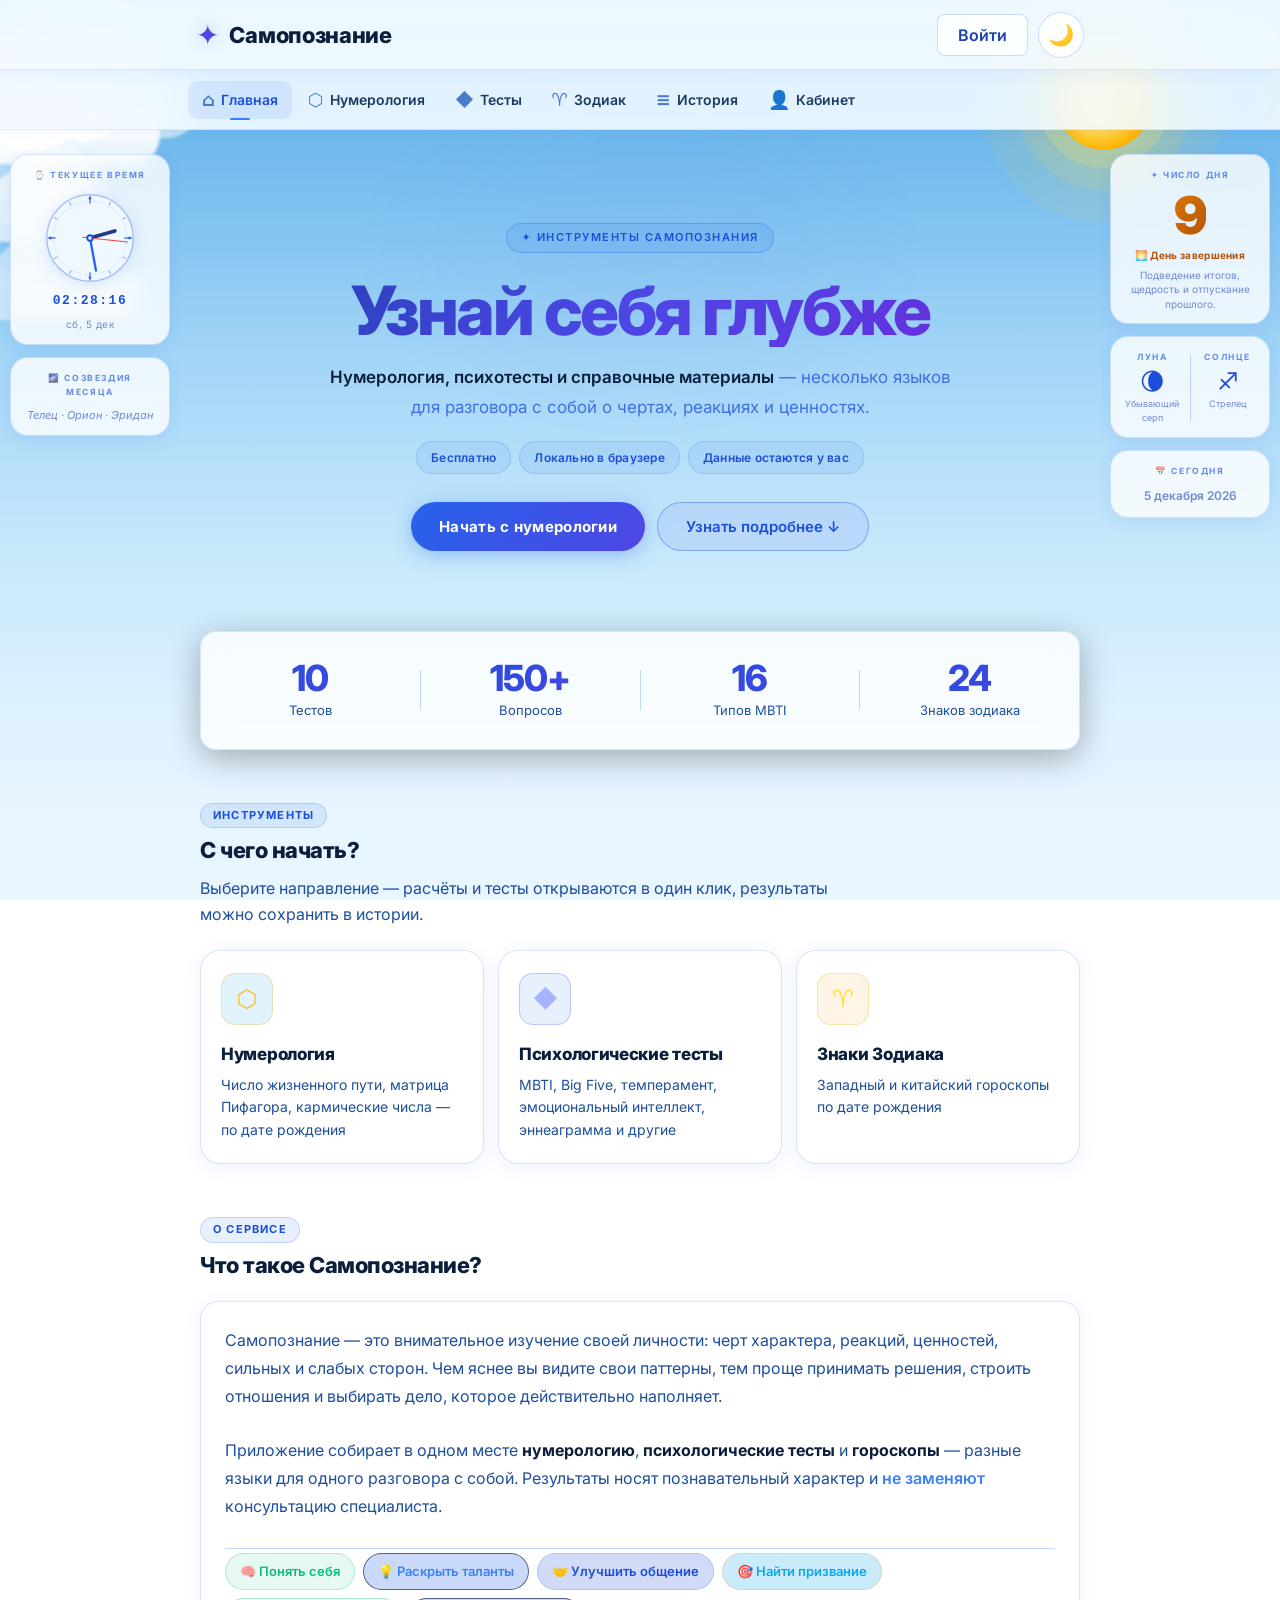
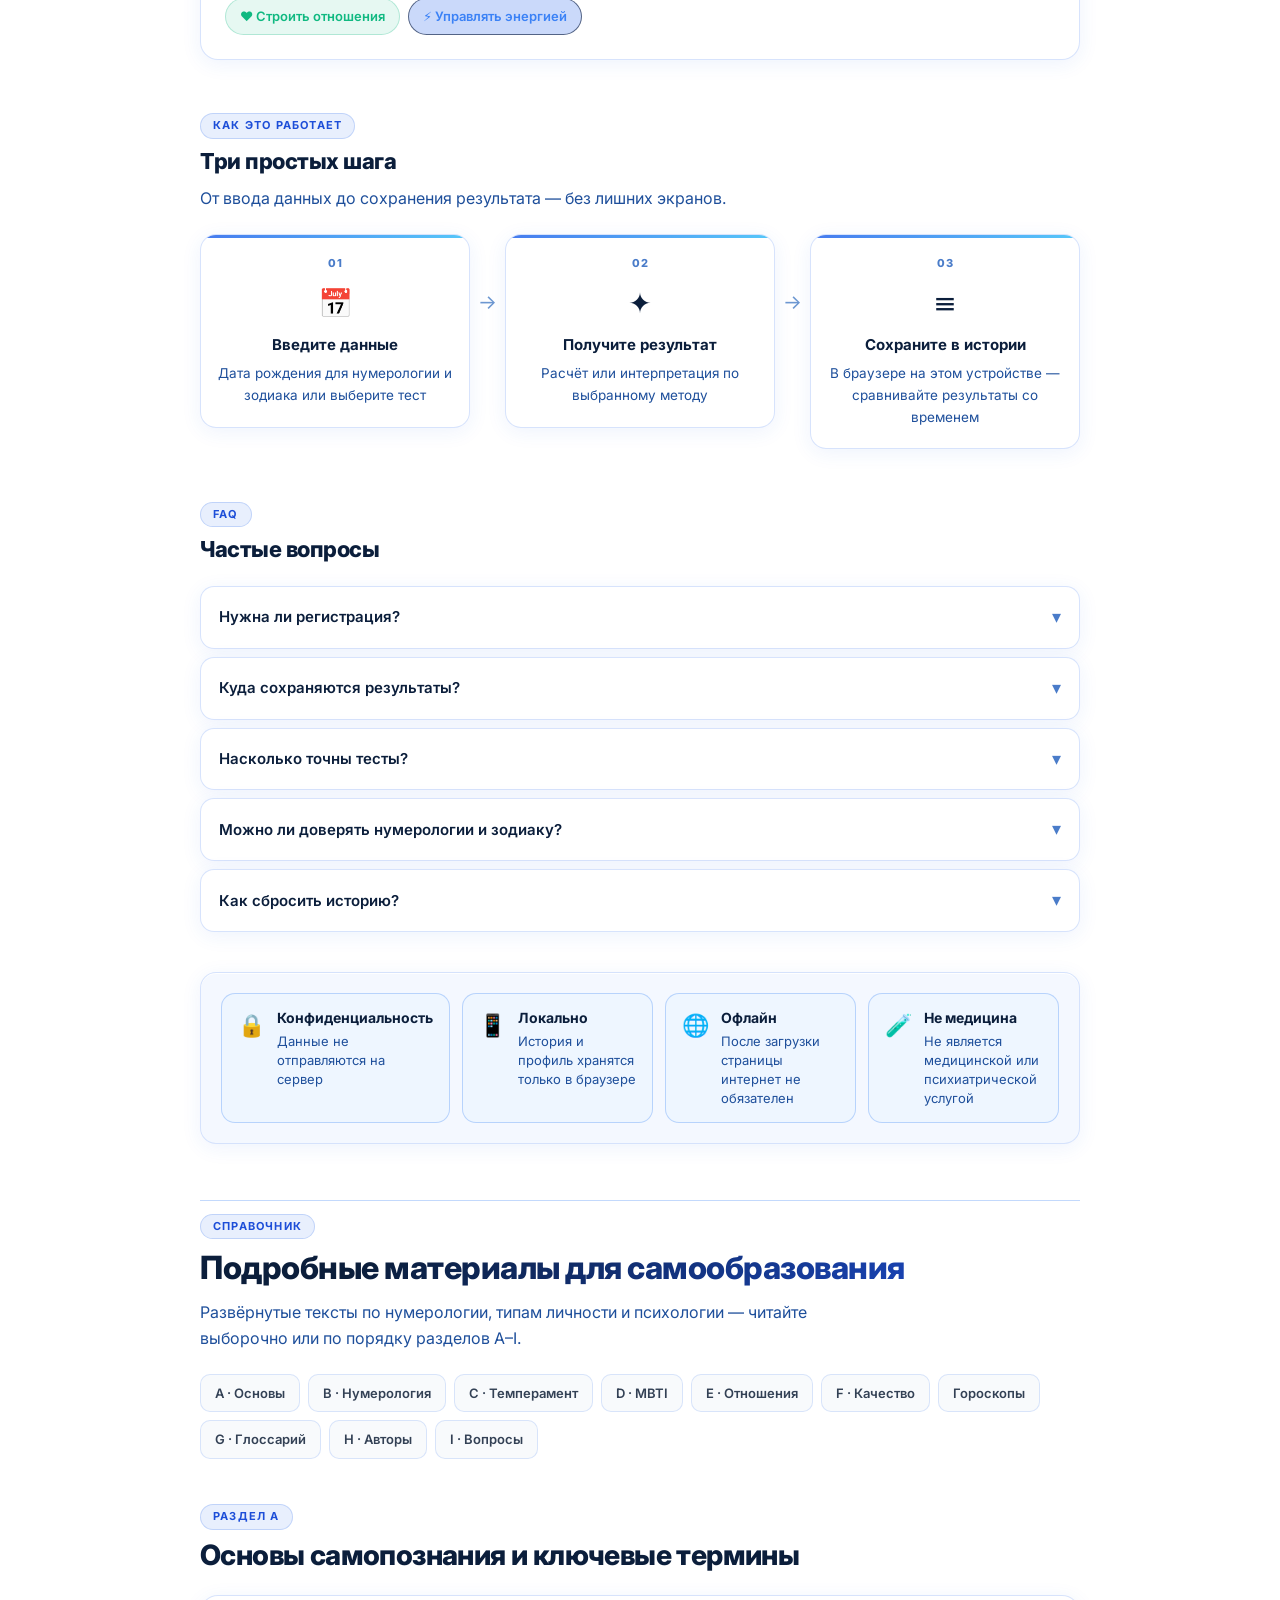
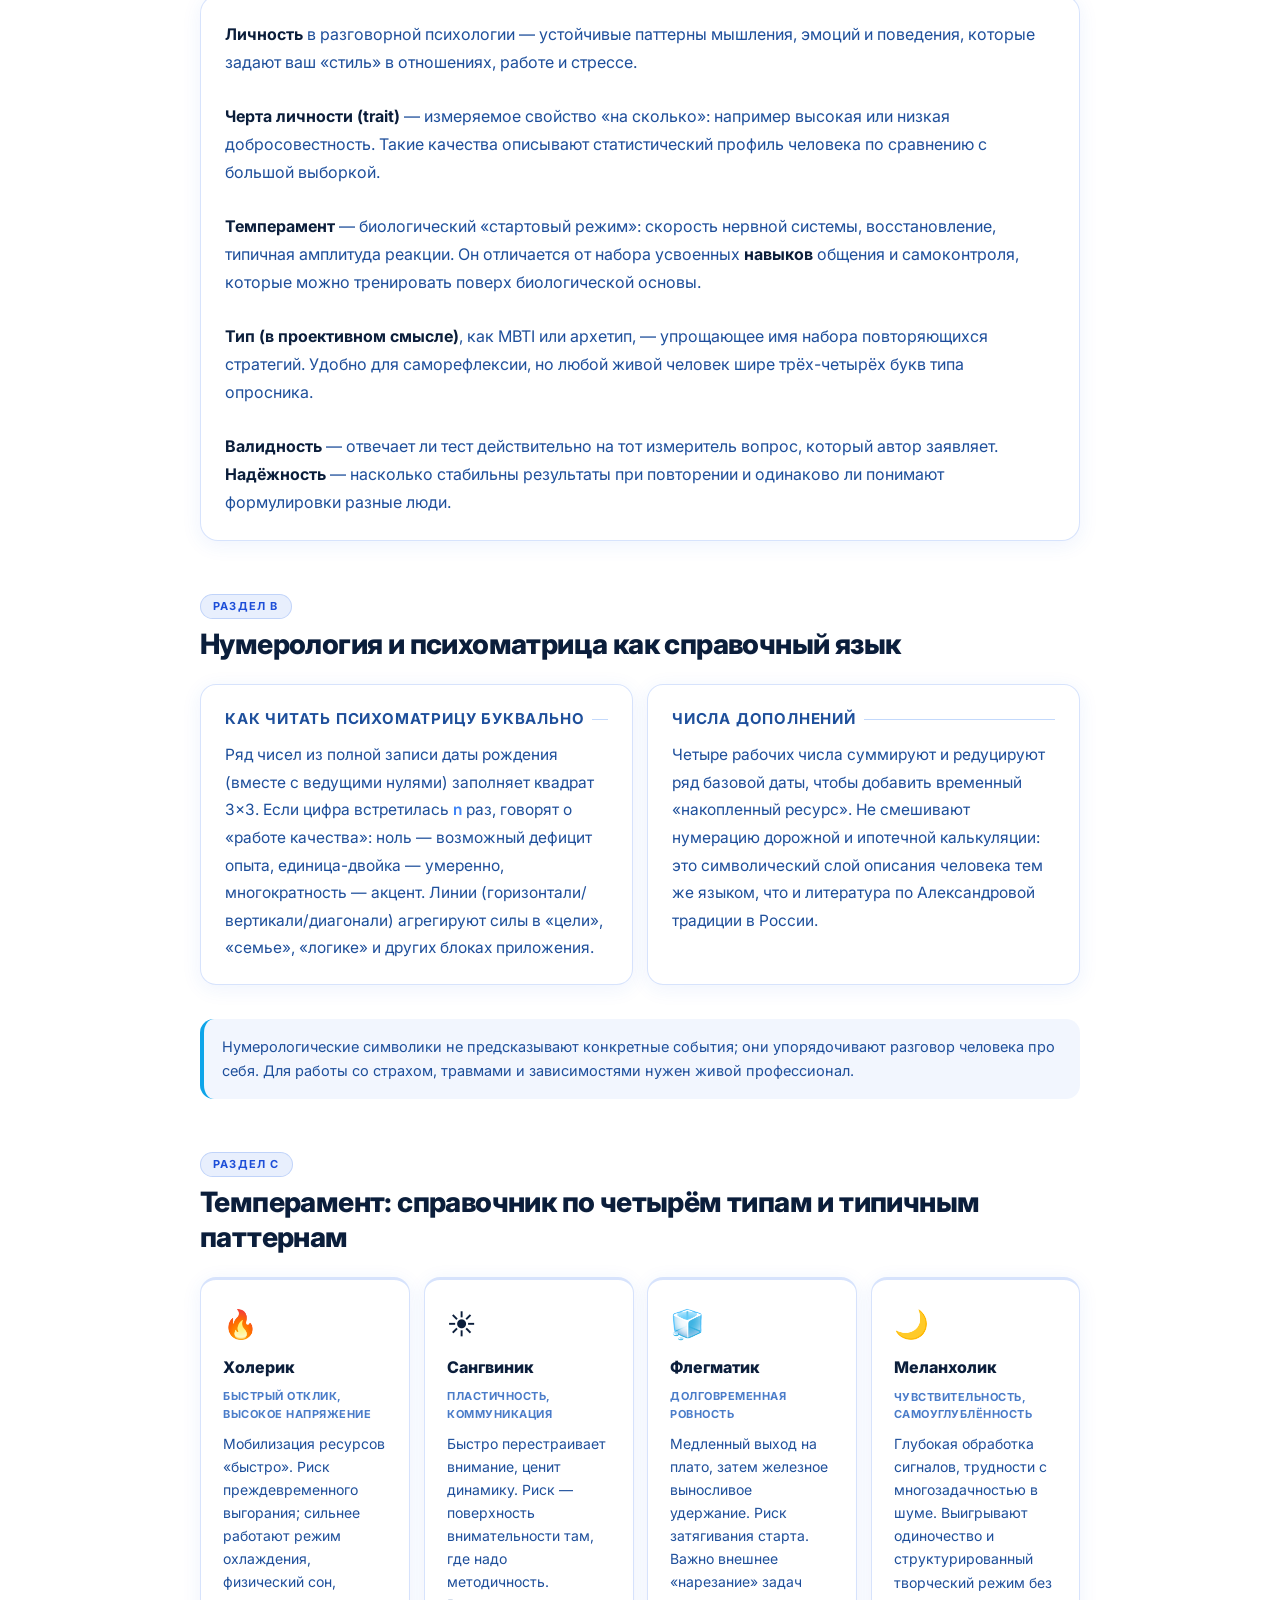
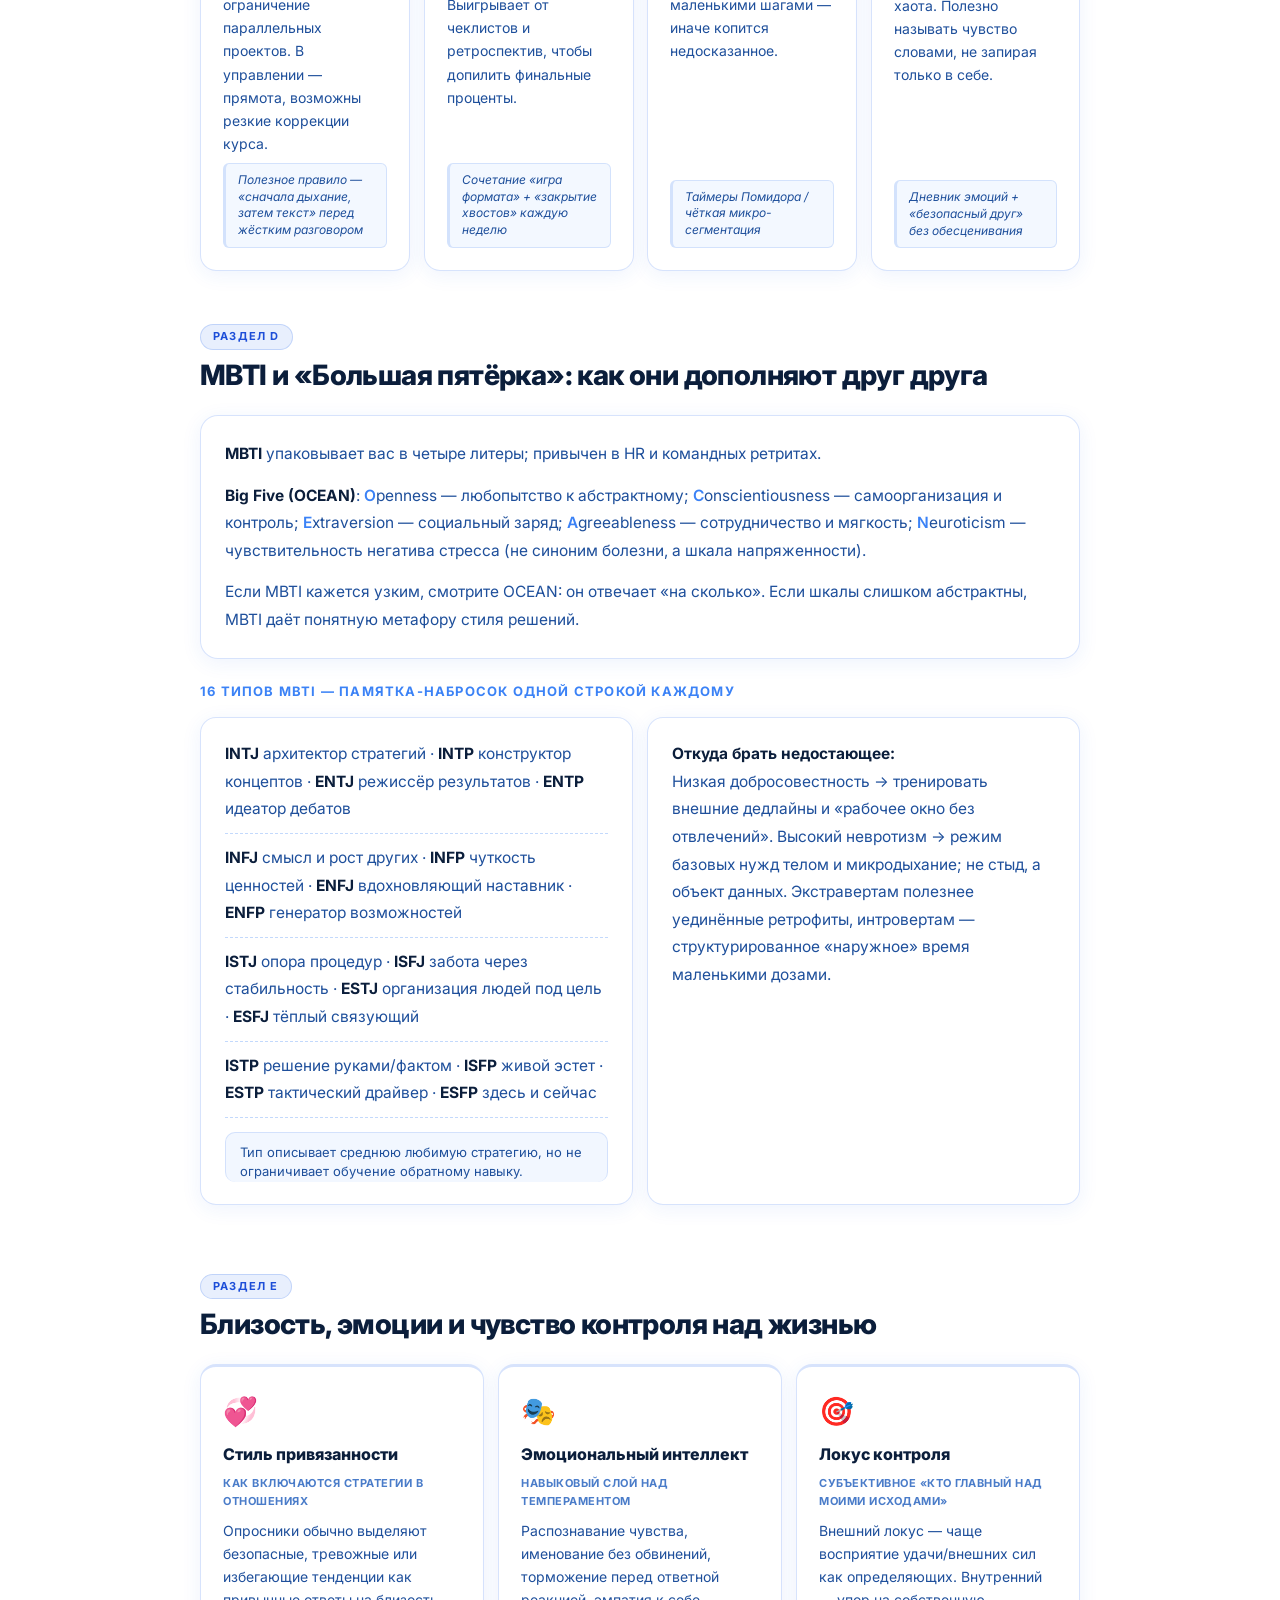
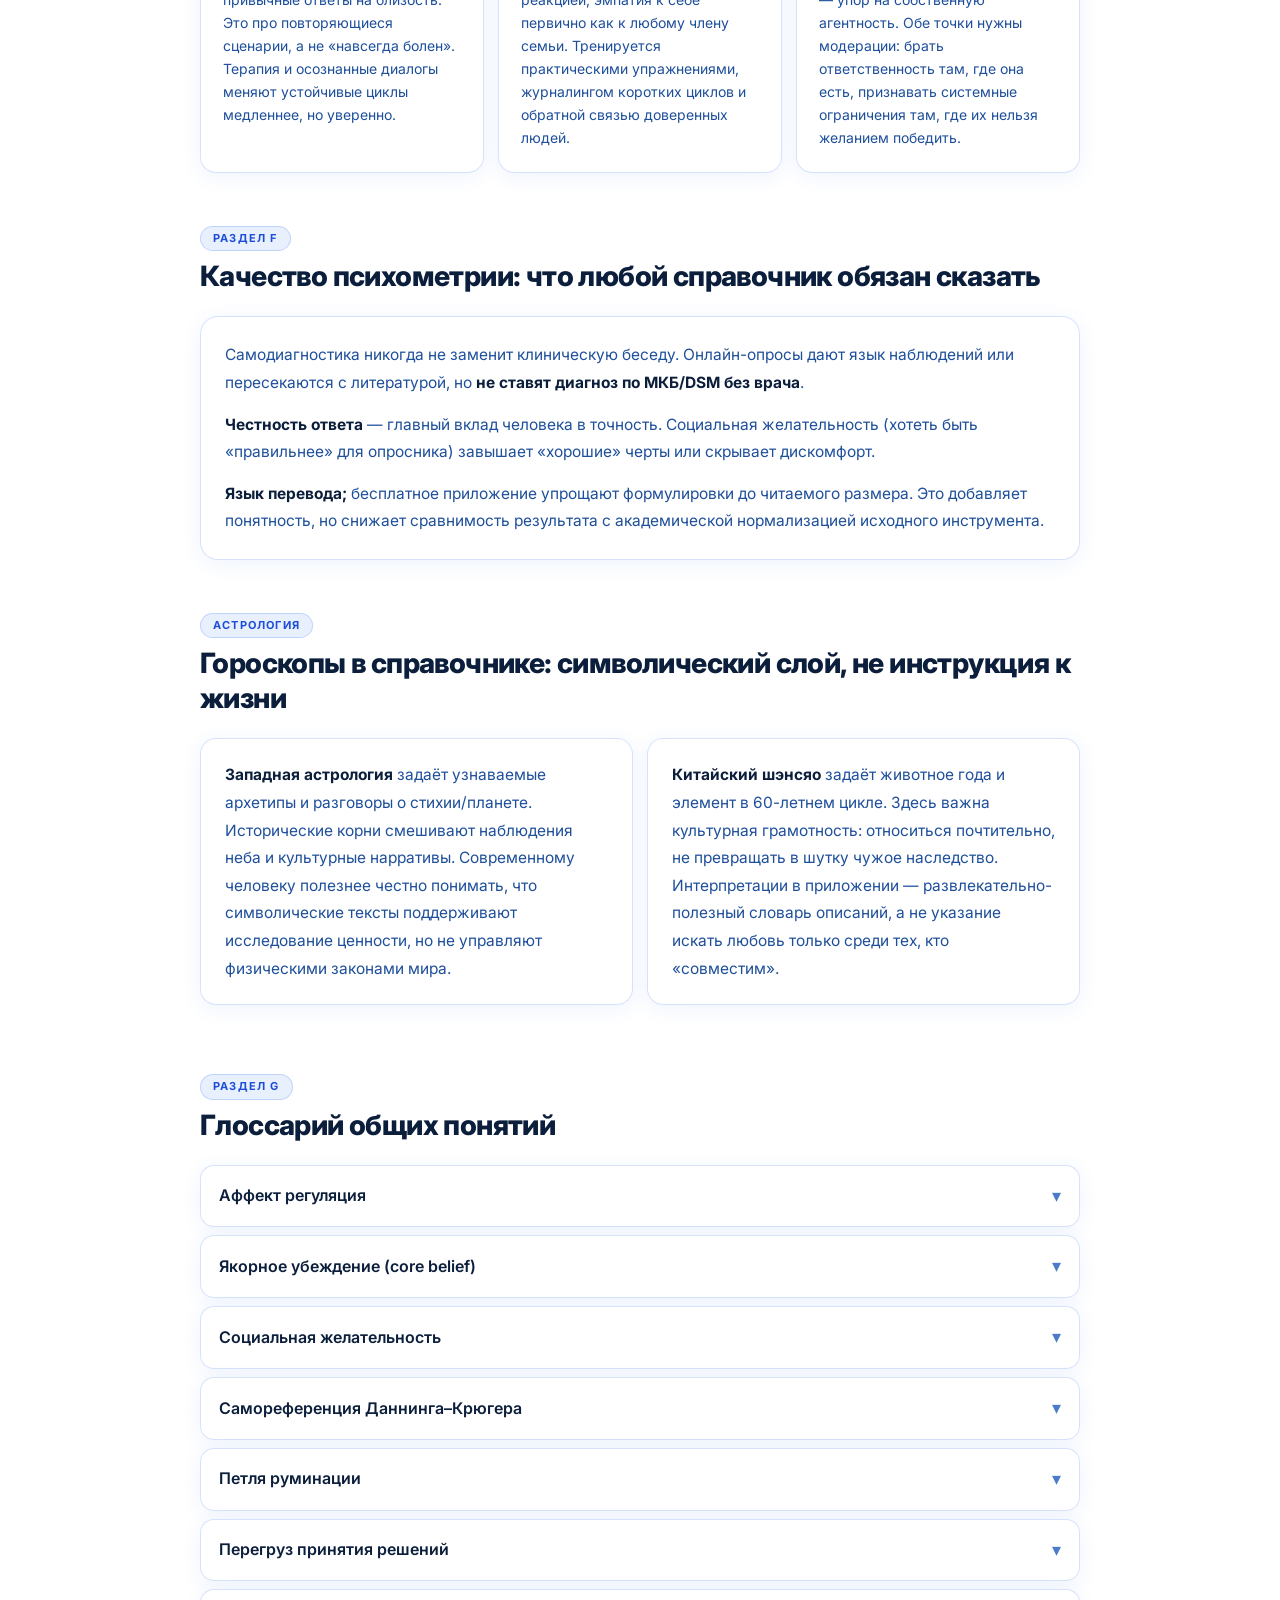
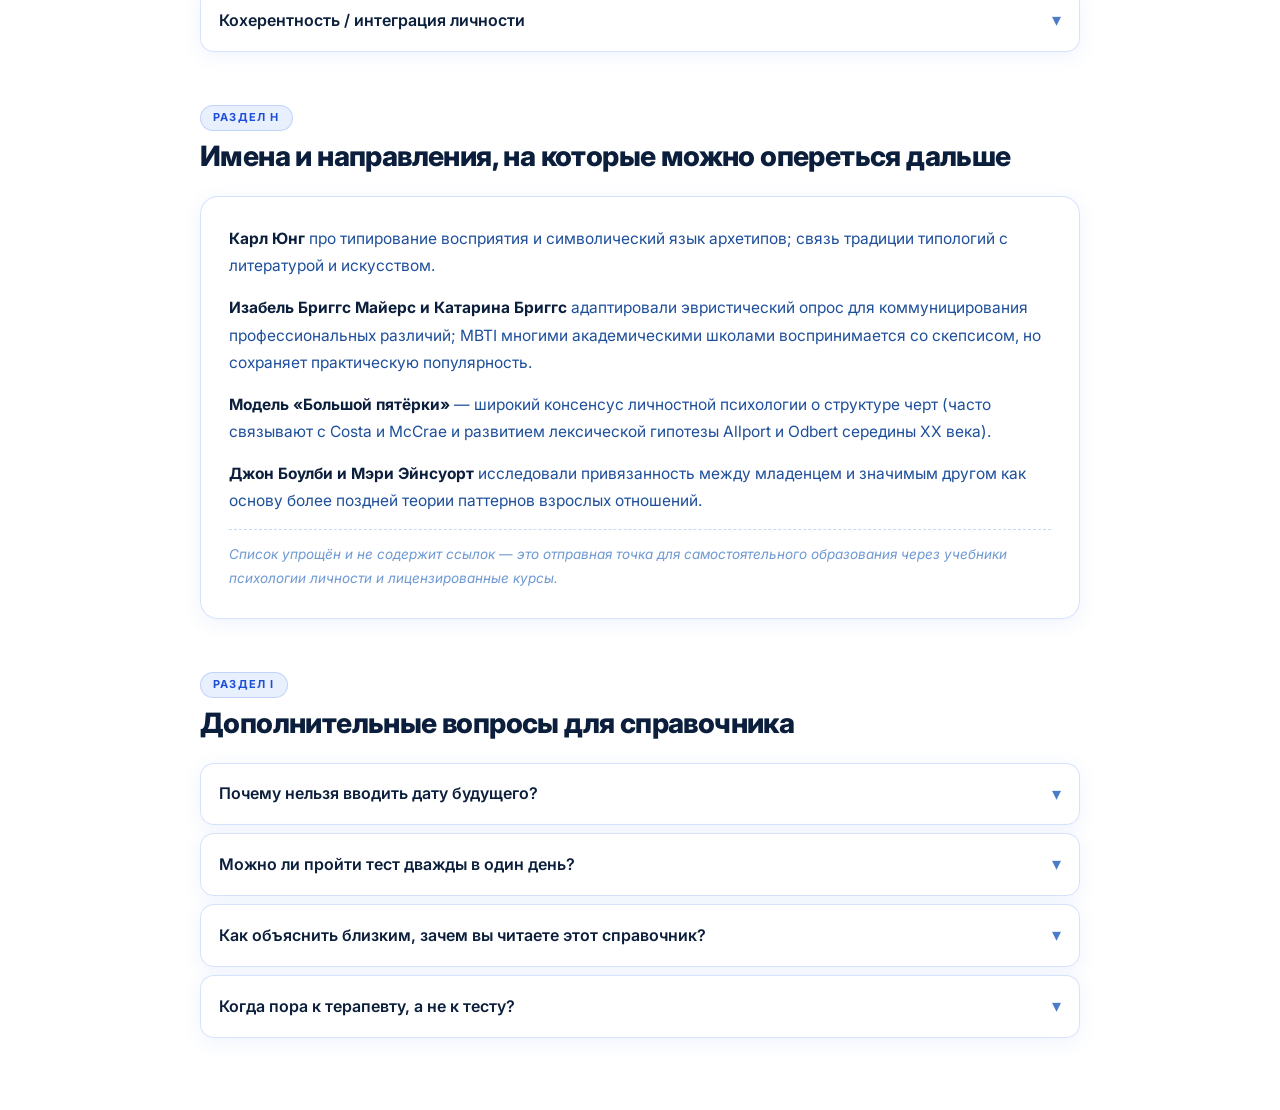
<file: index.html>
<!DOCTYPE html>
<html lang="ru">
<head>
  <meta charset="UTF-8" />
  <meta name="viewport" content="width=device-width, initial-scale=1.0, viewport-fit=cover" />
  <meta name="theme-color" content="#eef6ff" />
  <meta name="apple-mobile-web-app-capable" content="yes" />
  <meta name="apple-mobile-web-app-status-bar-style" content="default" />
  <meta name="apple-mobile-web-app-title" content="Самопознание" />
  <meta name="mobile-web-app-capable" content="yes" />
  <link rel="manifest" href="manifest.webmanifest" />
  <link rel="apple-touch-icon" href="icons/icon.svg" />
  <script>
    (function () {
      var base = '';
      if (location.hostname.endsWith('.github.io')) {
        var seg = location.pathname.split('/').filter(Boolean)[0];
        if (seg && seg.indexOf('.') === -1) base = '/' + seg + '/';
      }
      window.__SK_BASE__ = base.replace(/\/$/, '');
      if (base) {
        var el = document.createElement('base');
        el.href = base;
        document.head.appendChild(el);
      }
    })();
  </script>
  <title>Самопознание — Нумерология &amp; Психотесты</title>
  <meta name="description" content="Нумерология по дате рождения, психологические тесты и инструменты самопознания — бесплатно, без регистрации." />
  <link rel="preconnect" href="https://fonts.googleapis.com">
  <link rel="preconnect" href="https://fonts.gstatic.com" crossorigin>
  <link href="https://fonts.googleapis.com/css2?family=Inter:ital,opsz,wght@0,14..32,100..900;1,14..32,100..900&display=swap" rel="stylesheet">
  <link rel="stylesheet" href="css/style.css" />
  <link rel="stylesheet" href="css/auth.css" />
</head>
<body data-theme="light">

  <!-- DAY SKY BACKGROUND (visible in light theme only) -->
  <div id="day-sky" aria-hidden="true">
    <div class="ds-sun"></div>
    <div class="ds-cloud ds-cloud-1"></div>
    <div class="ds-cloud ds-cloud-2"></div>
    <div class="ds-cloud ds-cloud-3"></div>
    <div class="ds-cloud ds-cloud-4"></div>
    <div class="ds-cloud ds-cloud-5"></div>
    <div class="ds-bird ds-bird-1"></div>
    <div class="ds-bird ds-bird-2"></div>
    <div class="ds-bird ds-bird-3"></div>
  </div>

  <aside class="side-info side-info-left" aria-hidden="true">
    <div class="side-widget">
      <div class="sw-title">⌚ Текущее время</div>
      <svg viewBox="0 0 100 100" class="sw-clock-svg" aria-hidden="true">
        <defs>
          <radialGradient id="clockBg" cx="50%" cy="50%" r="50%">
            <stop offset="0%" stop-color="rgba(30,40,90,0.6)"/>
            <stop offset="100%" stop-color="rgba(10,15,50,0.3)"/>
          </radialGradient>
        </defs>
        <circle cx="50" cy="50" r="47" fill="url(#clockBg)" stroke="rgba(99,102,241,0.35)" stroke-width="1.5"/>
        <circle cx="50" cy="50" r="40" fill="none" stroke="rgba(139,92,246,0.15)" stroke-width="1"/>
        <line x1="50" y1="5"  x2="50" y2="12" stroke="rgba(165,180,252,0.7)" stroke-width="2" stroke-linecap="round"/>
        <line x1="95" y1="50" x2="88" y2="50" stroke="rgba(165,180,252,0.7)" stroke-width="2" stroke-linecap="round"/>
        <line x1="50" y1="95" x2="50" y2="88" stroke="rgba(165,180,252,0.7)" stroke-width="2" stroke-linecap="round"/>
        <line x1="5"  y1="50" x2="12" y2="50" stroke="rgba(165,180,252,0.7)" stroke-width="2" stroke-linecap="round"/>
        <line x1="50" y1="5" x2="50" y2="9" stroke="rgba(165,180,252,0.3)" stroke-width="1" transform="rotate(30,50,50)"/>
        <line x1="50" y1="5" x2="50" y2="9" stroke="rgba(165,180,252,0.3)" stroke-width="1" transform="rotate(60,50,50)"/>
        <line x1="50" y1="5" x2="50" y2="9" stroke="rgba(165,180,252,0.3)" stroke-width="1" transform="rotate(120,50,50)"/>
        <line x1="50" y1="5" x2="50" y2="9" stroke="rgba(165,180,252,0.3)" stroke-width="1" transform="rotate(150,50,50)"/>
        <line x1="50" y1="5" x2="50" y2="9" stroke="rgba(165,180,252,0.3)" stroke-width="1" transform="rotate(210,50,50)"/>
        <line x1="50" y1="5" x2="50" y2="9" stroke="rgba(165,180,252,0.3)" stroke-width="1" transform="rotate(240,50,50)"/>
        <line x1="50" y1="5" x2="50" y2="9" stroke="rgba(165,180,252,0.3)" stroke-width="1" transform="rotate(300,50,50)"/>
        <line x1="50" y1="5" x2="50" y2="9" stroke="rgba(165,180,252,0.3)" stroke-width="1" transform="rotate(330,50,50)"/>
        <circle cx="50" cy="7"  r="1.5" fill="rgba(255,255,255,0.8)"/>
        <circle cx="93" cy="50" r="1.5" fill="rgba(255,255,255,0.8)"/>
        <circle cx="50" cy="93" r="1.5" fill="rgba(255,255,255,0.8)"/>
        <circle cx="7"  cy="50" r="1.5" fill="rgba(255,255,255,0.8)"/>
        <line id="cw-hour"   x1="50" y1="50" x2="50" y2="22" stroke="#818cf8" stroke-width="3.5" stroke-linecap="round" transform="rotate(0,50,50)"/>
        <line id="cw-minute" x1="50" y1="50" x2="50" y2="14" stroke="#c4b5fd" stroke-width="2.5" stroke-linecap="round" transform="rotate(0,50,50)"/>
        <line id="cw-second" x1="50" y1="58" x2="50" y2="9"  stroke="#38bdf8" stroke-width="1.2" stroke-linecap="round" transform="rotate(0,50,50)"/>
        <circle cx="50" cy="50" r="4"   fill="#6366f1"/>
        <circle cx="50" cy="50" r="2"   fill="#e0e7ff"/>
      </svg>
      <div class="sw-time" id="cw-time-txt">--:--:--</div>
      <div class="sw-date" id="cw-date-txt"></div>
    </div>
    <div class="side-widget">
      <div class="sw-title">🌌 Созвездия месяца</div>
      <div class="sw-constellation" id="cw-constellation">—</div>
    </div>
  </aside>

  <aside class="side-info side-info-right" aria-hidden="true">
    <div class="side-widget">
      <div class="sw-title">✦ Число дня</div>
      <div class="sw-big-num" id="dn-number">—</div>
      <div class="sw-num-name" id="dn-name"></div>
      <div class="sw-num-desc" id="dn-desc"></div>
    </div>
    <div class="side-widget">
      <div class="sw-row">
        <div class="sw-astro-item">
          <div class="sw-title">Луна</div>
          <div class="sw-astro-sym" id="dn-moon-sym">🌙</div>
          <div class="sw-astro-name" id="dn-moon-name"></div>
        </div>
        <div class="sw-divider-v"></div>
        <div class="sw-astro-item">
          <div class="sw-title">Солнце</div>
          <div class="sw-astro-sym" id="dn-sun-sym">☀️</div>
          <div class="sw-astro-name" id="dn-sun-name"></div>
        </div>
      </div>
    </div>
    <div class="side-widget">
      <div class="sw-title">📅 Сегодня</div>
      <div class="sw-today" id="dn-today"></div>
    </div>
  </aside>

  <!-- HEADER -->
  <header class="header">
    <div class="header-inner">
      <button class="logo" onclick="showPage('home')">
        <span class="logo-icon">✦</span>
        <span class="logo-text">Самопознание</span>
      </button>
      <div class="header-actions">
        <button type="button" class="auth-header-btn" id="authBtn">Войти</button>
        <button class="theme-toggle" id="themeBtn" onclick="toggleTheme()" title="Сменить тему">
          <span id="themeIcon">☀️</span>
        </button>
      </div>
    </div>
  </header>

  <!-- NAV -->
  <nav class="nav" id="mainNav">
    <div class="nav-inner">
      <button class="nav-item active" data-page="home" onclick="showPage('home')">
        <span class="nav-icon">⌂</span><span class="nav-label">Главная</span>
      </button>
      <button class="nav-item" data-page="numerology" onclick="showPage('numerology')" title="Нумерология">
        <span class="nav-icon">⬡</span>
        <span class="nav-label"><span class="nav-label-full">Нумерология</span><span class="nav-label-short">Нумер.</span></span>
      </button>
      <button class="nav-item" data-page="tests" onclick="showTestsPage()">
        <span class="nav-icon">◆</span><span class="nav-label">Тесты</span>
      </button>
      <button class="nav-item" data-page="zodiac" onclick="showPage('zodiac')">
        <span class="nav-icon">♈</span><span class="nav-label">Зодиак</span>
      </button>
      <button class="nav-item" data-page="history" onclick="showPage('history')">
        <span class="nav-icon">≡</span><span class="nav-label">История</span>
      </button>
      <button class="nav-item" data-page="profile" onclick="showPage('profile')">
        <span class="nav-icon">👤</span><span class="nav-label">Кабинет</span>
      </button>
    </div>
  </nav>

  <!-- MAIN -->
  <main class="main">

    <!-- HOME PAGE -->
    <section id="page-home" class="page active">
      <div class="hero">
        <div class="hero-badge">✦ Инструменты самопознания</div>
        <h1 class="hero-title">Узнай себя глубже</h1>
        <p class="hero-sub">
          <span class="hero-sub-lead">Нумерология, психотесты и справочные материалы</span> — несколько языков для разговора с собой о чертах, реакциях и ценностях.
        </p>
        <p class="hero-tags">
          <span class="hero-tag">Бесплатно</span>
          <span class="hero-tag">Локально в браузере</span>
          <span class="hero-tag">Данные остаются у вас</span>
        </p>
        <div class="hero-actions">
          <button class="btn btn-hero" onclick="showPage('numerology')">Начать с нумерологии</button>
          <button class="btn btn-hero-outline" onclick="document.getElementById('homeToolsSection').scrollIntoView({behavior:'smooth'})">Узнать подробнее ↓</button>
        </div>
        <div class="hero-glow"></div>
      </div>

      <div class="stats-row">
        <div class="stat-item"><div class="stat-num">10</div><div class="stat-label">Тестов</div></div>
        <span class="stat-div" aria-hidden="true"></span>
        <div class="stat-item"><div class="stat-num">150+</div><div class="stat-label">Вопросов</div></div>
        <span class="stat-div" aria-hidden="true"></span>
        <div class="stat-item"><div class="stat-num">16</div><div class="stat-label">Типов MBTI</div></div>
        <span class="stat-div" aria-hidden="true"></span>
        <div class="stat-item"><div class="stat-num">24</div><div class="stat-label">Знаков зодиака</div></div>
      </div>

      <div class="home-section" id="homeToolsSection">
        <header class="home-block-head">
          <div class="home-section-label">Инструменты</div>
          <h2 class="home-section-title">С чего начать?</h2>
          <p class="home-section-lead">Выберите направление — расчёты и тесты открываются в один клик, результаты можно сохранить в истории.</p>
        </header>
        <div class="tools-grid">
          <div class="tool-section" onclick="showPage('numerology')" style="cursor:pointer">
            <div class="tool-icon-wrap amber"><span class="tool-icon">⬡</span></div>
            <div class="tool-body">
              <div class="tool-name">Нумерология</div>
              <div class="tool-desc">Число жизненного пути, матрица Пифагора, кармические числа — по дате рождения</div>
            </div>
          </div>
          <div class="tool-section" onclick="showTestsPage()" style="cursor:pointer">
            <div class="tool-icon-wrap indigo"><span class="tool-icon">◆</span></div>
            <div class="tool-body">
              <div class="tool-name">Психологические тесты</div>
              <div class="tool-desc">MBTI, Big Five, темперамент, эмоциональный интеллект, эннеаграмма и другие</div>
            </div>
          </div>
          <div class="tool-section" onclick="showPage('zodiac')" style="cursor:pointer">
            <div class="tool-icon-wrap gold"><span class="tool-icon">♈</span></div>
            <div class="tool-body">
              <div class="tool-name">Знаки Зодиака</div>
              <div class="tool-desc">Западный и китайский гороскопы по дате рождения</div>
            </div>
          </div>
        </div>
      </div>

      <div class="home-section" id="whatIsSection">
        <header class="home-block-head">
          <div class="home-section-label">О сервисе</div>
          <h2 class="home-section-title">Что такое Самопознание?</h2>
        </header>
        <div id="whatIsContent"></div>
      </div>

      <div class="home-section" id="howItWorksSection">
        <header class="home-block-head">
          <div class="home-section-label">Как это работает</div>
          <h2 class="home-section-title">Три простых шага</h2>
          <p class="home-section-lead">От ввода данных до сохранения результата — без лишних экранов.</p>
        </header>
        <div class="steps-row home-steps">
          <div class="step-item">
            <div class="step-num">01</div>
            <div class="step-icon">📅</div>
            <div class="step-title">Введите данные</div>
            <div class="step-desc">Дата рождения для нумерологии и зодиака или выберите тест</div>
          </div>
          <span class="step-arrow">→</span>
          <div class="step-item">
            <div class="step-num">02</div>
            <div class="step-icon">✦</div>
            <div class="step-title">Получите результат</div>
            <div class="step-desc">Расчёт или интерпретация по выбранному методу</div>
          </div>
          <span class="step-arrow">→</span>
          <div class="step-item">
            <div class="step-num">03</div>
            <div class="step-icon">≡</div>
            <div class="step-title">Сохраните в истории</div>
            <div class="step-desc">В браузере на этом устройстве — сравнивайте результаты со временем</div>
          </div>
        </div>
      </div>

      <div class="home-section" id="faqSection">
        <header class="home-block-head">
          <div class="home-section-label">FAQ</div>
          <h2 class="home-section-title">Частые вопросы</h2>
        </header>
        <div id="faqContent"></div>
      </div>

      <div class="privacy-strip" id="privacyStrip">
        <div class="ps-row" id="privacyContent"></div>
      </div>

      <div class="home-section home-handbook-intro">
        <header class="home-block-head">
          <div class="home-section-label">Справочник</div>
          <h2 class="home-section-title home-section-title--handbook">Подробные материалы для самообразования</h2>
          <p class="home-section-lead">Развёрнутые тексты по нумерологии, типам личности и психологии — читайте выборочно или по порядку разделов A–I.</p>
        </header>
        <nav class="home-toc" aria-label="Разделы справочника">
          <a href="#ref-osnovy" class="home-toc-link">A · Основы</a>
          <a href="#ref-numerologiya" class="home-toc-link">B · Нумерология</a>
          <a href="#ref-temperament" class="home-toc-link">C · Темперамент</a>
          <a href="#ref-mbti-i-bigfive" class="home-toc-link">D · MBTI</a>
          <a href="#ref-otnosheniya-i-regulyaciya" class="home-toc-link">E · Отношения</a>
          <a href="#ref-kachestvo" class="home-toc-link">F · Качество</a>
          <a href="#ref-goroskopy-disclaimer" class="home-toc-link">Гороскопы</a>
          <a href="#ref-glossary" class="home-toc-link">G · Глоссарий</a>
          <a href="#ref-bibliografiya" class="home-toc-link">H · Авторы</a>
          <a href="#ref-chavo-dop" class="home-toc-link">I · Вопросы</a>
        </nav>
      </div>

      <div class="home-section home-ref-section ref-anchor" id="ref-osnovy">
        <header class="home-block-head">
          <div class="home-section-label">Раздел A</div>
          <h3 class="home-section-title home-section-title--lg">Основы самопознания и ключевые термины</h3>
        </header>
        <div class="what-is-card home-prose-card">
          <div class="what-is-text ref-prose">
            <p><strong>Личность</strong> в разговорной психологии — устойчивые паттерны мышления, эмоций и поведения, которые задают ваш «стиль» в отношениях, работе и стрессе.</p>
            <p><strong>Черта личности (trait)</strong> — измеряемое свойство «на сколько»: например высокая или низкая добросовестность. Такие качества описывают статистический профиль человека по сравнению с большой выборкой.</p>
            <p><strong>Темперамент</strong> — биологический «стартовый режим»: скорость нервной системы, восстановление, типичная амплитуда реакции. Он отличается от набора усвоенных <strong>навыков</strong> общения и самоконтроля, которые можно тренировать поверх биологической основы.</p>
            <p><strong>Тип (в проективном смысле)</strong>, как MBTI или архетип, — упрощающее имя набора повторяющихся стратегий. Удобно для саморефлексии, но любой живой человек шире трёх-четырёх букв типа опросника.</p>
            <p><strong>Валидность</strong> — отвечает ли тест действительно на тот измеритель вопрос, который автор заявляет. <strong>Надёжность</strong> — насколько стабильны результаты при повторении и одинаково ли понимают формулировки разные люди.</p>
          </div>
        </div>
      </div>

      
      <div class="home-section home-ref-section ref-anchor" id="ref-numerologiya">
        <header class="home-block-head">
          <div class="home-section-label">Раздел B</div>
          <h3 class="home-section-title home-section-title--lg">Нумерология и психоматрица как справочный язык</h3>
        </header>
        <div class="ref-two-col">
          <div class="glass-card" style="padding:20px 22px">
            <div class="section-title" style="margin-bottom:10px">Как читать психоматрицу буквально</div>
            <div class="ref-prose">
              <p>Ряд чисел из полной записи даты рождения (вместе с ведущими нулями) заполняет квадрат 3×3. Если цифра встретилась <em>n</em> раз, говорят о «работе качества»: ноль — возможный дефицит опыта, единица-двойка — умеренно, многократность — акцент. Линии (горизонтали/вертикали/диагонали) агрегируют силы в «цели», «семье», «логике» и других блоках приложения.</p>
            </div>
          </div>
          <div class="glass-card" style="padding:20px 22px">
            <div class="section-title" style="margin-bottom:10px">Числа дополнений</div>
            <div class="ref-prose">
              <p>Четыре рабочих числа суммируют и редуцируют ряд базовой даты, чтобы добавить временный «накопленный ресурс». Не смешивают нумерацию дорожной и ипотечной калькуляции: это символический слой описания человека тем же языком, что и литература по Александровой традиции в России.</p>
            </div>
          </div>
        </div>
        
        <div class="ref-prose home-callout home-callout--note">Нумерологические символики не предсказывают конкретные события; они упорядочивают разговор человека про себя. Для работы со страхом, травмами и зависимостями нужен живой профессионал.</div>
      </div>

      <div class="home-section home-ref-section ref-anchor" id="ref-temperament">
        <header class="home-block-head">
          <div class="home-section-label">Раздел C</div>
          <h3 class="home-section-title home-section-title--lg">Темперамент: справочник по четырём типам и типичным паттернам</h3>
        </header>
        <div class="compare-grid">
          <div class="compare-card compare-amber">
            <div class="cc-emoji">🔥</div>
            <div class="cc-title">Холерик</div>
            <div class="cc-type">быстрый отклик, высокое напряжение</div>
            <div class="cc-text">Мобилизация ресурсов «быстро». Риск преждевременного выгорания; сильнее работают режим охлаждения, физический сон, ограничение параллельных проектов. В управлении — прямота, возможны резкие коррекции курса.</div>
            <div class="cc-for">Полезное правило — «сначала дыхание, затем текст» перед жёстким разговором</div>
          </div>
          <div class="compare-card compare-amber">
            <div class="cc-emoji">☀️</div>
            <div class="cc-title">Сангвиник</div>
            <div class="cc-type">пластичность, коммуникация</div>
            <div class="cc-text">Быстро перестраивает внимание, ценит динамику. Риск — поверхность внимательности там, где надо методичность. Выигрывает от чеклистов и ретроспектив, чтобы допилить финальные проценты.</div>
            <div class="cc-for">Сочетание «игра формата» + «закрытие хвостов» каждую неделю</div>
          </div>
          <div class="compare-card compare-blue">
            <div class="cc-emoji">🧊</div>
            <div class="cc-title">Флегматик</div>
            <div class="cc-type">долговременная ровность</div>
            <div class="cc-text">Медленный выход на плато, затем железное выносливое удержание. Риск затягивания старта. Важно внешнее «нарезание» задач маленькими шагами — иначе копится недосказанное.</div>
            <div class="cc-for">Таймеры Помидора / чёткая микро-сегментация</div>
          </div>
          <div class="compare-card compare-purple">
            <div class="cc-emoji">🌙</div>
            <div class="cc-title">Меланхолик</div>
            <div class="cc-type">чувствительность, самоуглублённость</div>
            <div class="cc-text">Глубокая обработка сигналов, трудности с многозадачностью в шуме. Выигрывают одиночество и структурированный творческий режим без хаота. Полезно называть чувство словами, не запирая только в себе.</div>
            <div class="cc-for">Дневник эмоций + «безопасный друг» без обесценивания</div>
          </div>
        </div>
      </div>

      <div class="home-section home-ref-section ref-anchor" id="ref-mbti-i-bigfive">
        <header class="home-block-head">
          <div class="home-section-label">Раздел D</div>
          <h3 class="home-section-title home-section-title--lg">MBTI и «Большая пятёрка»: как они дополняют друг друга</h3>
        </header>
        <div class="what-is-card home-prose-card">
          <div class="ref-prose">
            <p><strong>MBTI</strong> упаковывает вас в четыре литеры; привычен в HR и командных ретритах.</p>
            <p><strong>Big Five (OCEAN)</strong>: <em>O</em>penness — любопытство к абстрактному; <em>C</em>onscientiousness — самоорганизация и контроль; <em>E</em>xtraversion — социальный заряд; <em>A</em>greeableness — сотрудничество и мягкость; <em>N</em>euroticism — чувствительность негатива стресса (не синоним болезни, а шкала напряженности).</p>
            <p>Если MBTI кажется узким, смотрите OCEAN: он отвечает «на сколько». Если шкалы слишком абстрактны, MBTI даёт понятную метафору стиля решений.</p>
          </div>
        </div>
        <div class="home-ref-mini-title">16 типов MBTI — памятка-набросок одной строкой каждому</div>
        <div class="ref-two-col">
          <div class="glass-card ref-prose dense-mbti-list">
            <p><strong>INTJ</strong> архитектор стратегий · <strong>INTP</strong> конструктор концептов · <strong>ENTJ</strong> режиссёр результатов · <strong>ENTP</strong> идеатор дебатов</p>
            <p><strong>INFJ</strong> смысл и рост других · <strong>INFP</strong> чуткость ценностей · <strong>ENFJ</strong> вдохновляющий наставник · <strong>ENFP</strong> генератор возможностей</p>
            <p><strong>ISTJ</strong> опора процедур · <strong>ISFJ</strong> забота через стабильность · <strong>ESTJ</strong> организация людей под цель · <strong>ESFJ</strong> тёплый связующий</p>
            <p><strong>ISTP</strong> решение руками/фактом · <strong>ISFP</strong> живой эстет · <strong>ESTP</strong> тактический драйвер · <strong>ESFP</strong> здесь и сейчас</p>
            <p class="tool-note" style="margin-top:14px;margin-bottom:0">Тип описывает среднюю любимую стратегию, но не ограничивает обучение обратному навыку.</p>
          </div>
          <div class="glass-card ref-prose">
            <strong>Откуда брать недостающее:</strong><br/>
            Низкая добросовестность → тренировать внешние дедлайны и «рабочее окно без отвлечений». Высокий невротизм → режим базовых нужд телом и микродыхание; не стыд, а объект данных. Экстравертам полезнее уединённые ретрофиты, интровертам — структурированное «наружное» время маленькими дозами.
          </div>
        </div>
      </div>

      <div class="home-section home-ref-section ref-anchor" id="ref-otnosheniya-i-regulyaciya">
        <header class="home-block-head">
          <div class="home-section-label">Раздел E</div>
          <h3 class="home-section-title home-section-title--lg">Близость, эмоции и чувство контроля над жизнью</h3>
        </header>
        <div class="compare-grid">
          <div class="compare-card compare-purple">
            <div class="cc-emoji">💞</div>
            <div class="cc-title">Стиль привязанности</div>
            <div class="cc-type">как включаются стратегии в отношениях</div>
            <div class="cc-text">Опросники обычно выделяют безопасные, тревожные или избегающие тенденции как привычные ответы на близость. Это про повторяющиеся сценарии, а не «навсегда болен». Терапия и осознанные диалогы меняют устойчивые циклы медленнее, но уверенно.</div>
          </div>
          <div class="compare-card compare-blue">
            <div class="cc-emoji">🎭</div>
            <div class="cc-title">Эмоциональный интеллект</div>
            <div class="cc-type">навыковый слой над темпераментом</div>
            <div class="cc-text">Распознавание чувства, именование без обвинений, торможение перед ответной реакцией, эмпатия к себе первично как к любому члену семьи. Тренируется практическими упражнениями, журналингом коротких циклов и обратной связью доверенных людей.</div>
          </div>
          <div class="compare-card compare-amber">
            <div class="cc-emoji">🎯</div>
            <div class="cc-title">Локус контроля</div>
            <div class="cc-type">субъективное «кто главный над моими исходами»</div>
            <div class="cc-text">Внешний локус — чаще восприятие удачи/внешних сил как определяющих. Внутренний — упор на собственную агентность. Обе точки нужны модерации: брать ответственность там, где она есть, признавать системные ограничения там, где их нельзя желанием победить.</div>
          </div>
        </div>
      </div>

      <div class="home-section home-ref-section ref-anchor" id="ref-kachestvo">
        <header class="home-block-head">
          <div class="home-section-label">Раздел F</div>
          <h3 class="home-section-title home-section-title--lg">Качество психометрии: что любой справочник обязан сказать</h3>
        </header>
        <div class="what-is-card home-prose-card">
          <div class="ref-prose">
            <p>Самодиагностика никогда не заменит клиническую беседу. Онлайн-опросы дают язык наблюдений или пересекаются с литературой, но <strong>не ставят диагноз по МКБ/DSM без врача</strong>.</p>
            <p><strong>Честность ответа</strong> — главный вклад человека в точность. Социальная желательность (хотеть быть «правильнее» для опросника) завышает «хорошие» черты или скрывает дискомфорт.</p>
            <p><strong>Язык перевода;</strong> бесплатное приложение упрощают формулировки до читаемого размера. Это добавляет понятность, но снижает сравнимость результата с академической нормализацией исходного инструмента.</p>
          </div>
        </div>
      </div>

      <div class="home-section home-ref-section ref-anchor" id="ref-goroskopy-disclaimer">
        <header class="home-block-head">
          <div class="home-section-label">Астрология</div>
          <h3 class="home-section-title home-section-title--lg">Гороскопы в справочнике: символический слой, не инструкция к жизни</h3>
        </header>
        <div class="ref-two-col">
          <div class="glass-card ref-prose"><strong>Западная астрология</strong> задаёт узнаваемые архетипы и разговоры о стихии/планете. Исторические корни смешивают наблюдения неба и культурные нарративы. Современному человеку полезнее честно понимать, что символические тексты поддерживают исследование ценности, но не управляют физическими законами мира.</div>
          <div class="glass-card ref-prose"><strong>Китайский шэнсяо</strong> задаёт животное года и элемент в 60-летнем цикле. Здесь важна культурная грамотность: относиться почтительно, не превращать в шутку чужое наследство. Интерпретации в приложении — развлекательно-полезный словарь описаний, а не указание искать любовь только среди тех, кто «совместим».</div>
        </div>
      </div>

      

      <div class="home-section home-ref-section ref-anchor" id="ref-glossary">
        <header class="home-block-head">
          <div class="home-section-label">Раздел G</div>
          <h3 class="home-section-title home-section-title--lg">Глоссарий общих понятий</h3>
        </header>
        <div class="faq-list">
          <div class="faq-item" onclick="toggleFaq(this)"><div class="faq-q">Аффект регуляция <span class="faq-arrow">▾</span></div><div class="faq-a">Способ управлять силой и длительностью переживаемых эмоций: от переименования чувства до физической стабилизации дыхания/тела и отсроченного решения проблемного письма.</div></div>
          <div class="faq-item" onclick="toggleFaq(this)"><div class="faq-q">Якорное убеждение (core belief) <span class="faq-arrow">▾</span></div><div class="faq-a">Глубокие правила вроде «меня недостаточно» или «мир всегда капризен», которые окрашивают интерпретации событий. Они могут поддерживаться травмами, но поддаются изменению в терапии КПТ-семейства и опыте новых маленьких успехов.</div></div>
          <div class="faq-item" onclick="toggleFaq(this)"><div class="faq-q">Социальная желательность <span class="faq-arrow">▾</span></div><div class="faq-a">Склонность отвечать «правильнее» себя вместо честнее. Ухудшает совпадение результата с реальными повторяющимися реакциями.</div></div>
          <div class="faq-item" onclick="toggleFaq(this)"><div class="faq-q">Самореференция Даннинга–Крюгера <span class="faq-arrow">▾</span></div><div class="faq-a">Низкая объективность оценивает свой навык выше экспертности; эксперты недооценивают свой уровень. Наблюдайте паттерны внешней обратной связи, а не один тест без контекста.</div></div>
          <div class="faq-item" onclick="toggleFaq(this)"><div class="faq-q">Петля руминации <span class="faq-arrow">▾</span></div><div class="faq-a">Кручение проблемами без действия усиливает тревогу. Лечится не только «остановиться думать», а конкретной подстановкой микрозадачи, физической сменой среды или заземления.</div></div>
          <div class="faq-item" onclick="toggleFaq(this)"><div class="faq-q">Перегруз принятия решений <span class="faq-arrow">▾</span></div><div class="faq-a">Когда утомляет даже маленький выбор из-за длинного потока задач за день. Темперамент J/P и черта добросовестности здесь смешиваются с реальной усталостью режима работы.</div></div>
          <div class="faq-item" onclick="toggleFaq(this)"><div class="faq-q">Кохерентность / интеграция личности <span class="faq-arrow">▾</span></div><div class="faq-a">Ощущение, что ваши истории про себя, ценности и поступки согласованы хотя бы в больших чертах, а не воюют между собой. Не финальное состояние, а тренируемый навык наблюдений за ценностными компромиссами.</div></div>
        </div>
      </div>

      <div class="home-section home-ref-section ref-anchor" id="ref-bibliografiya">
        <header class="home-block-head">
          <div class="home-section-label">Раздел H</div>
          <h3 class="home-section-title home-section-title--lg">Имена и направления, на которые можно опереться дальше</h3>
        </header>
        <div class="ref-prose glass-card home-prose-card">
          <p><strong>Карл Юнг</strong> про типирование восприятия и символический язык архетипов; связь традиции типологий с литературой и искусством.</p>
          <p><strong>Изабель Бриггс Майерс и Катарина Бриггс</strong> адаптировали эвристический опрос для коммуницирования профессиональных различий; MBTI многими академическими школами воспринимается со скепсисом, но сохраняет практическую популярность.</p>
          <p><strong>Модель «Большой пятёрки»</strong> — широкий консенсус личностной психологии о структуре черт (часто связывают с Costa и McCrae и развитием лексической гипотезы Allport и Odbert середины XX века).</p>
          <p><strong>Джон Боулби и Мэри Эйнсуорт</strong> исследовали привязанность между младенцем и значимым другом как основу более поздней теории паттернов взрослых отношений.</p>
          <p class="ref-footnote">Список упрощён и не содержит ссылок — это отправная точка для самостоятельного образования через учебники психологии личности и лицензированные курсы.</p>
        </div>
      </div>

      <div class="home-section home-ref-section ref-anchor" id="ref-chavo-dop">
        <header class="home-block-head">
          <div class="home-section-label">Раздел I</div>
          <h3 class="home-section-title home-section-title--lg">Дополнительные вопросы для справочника</h3>
        </header>
        <div class="faq-list">
          <div class="faq-item" onclick="toggleFaq(this)"><div class="faq-q">Почему нельзя вводить дату будущего? <span class="faq-arrow">▾</span></div><div class="faq-a">День рождения по определению уже произошёл. Будущие даты противоречат логике расчётов и приводят к бессмысленным текстам «про вашу уже родившуюся личность».</div></div>
          <div class="faq-item" onclick="toggleFaq(this)"><div class="faq-q">Можно ли пройти тест дважды в один день? <span class="faq-arrow">▾</span></div><div class="faq-a">Можно, но второй результат полезнее смотреть как «режим утро/настроение вечера», а не как новое «Я навсегда». Для наблюдений сохраняйте оба в истории с пометкой контекста.</div></div>
          <div class="faq-item" onclick="toggleFaq(this)"><div class="faq-q">Как объяснить близким, зачем вы читаете этот справочник? <span class="faq-arrow">▾</span></div><div class="faq-a">Так: «я учусь называть свои реакции и разбирать, какие из них привычки, а какие — телесные или стрессовые». Это снижает обвинение друг друга в «оправданиях».</div></div>
          <div class="faq-item" onclick="toggleFaq(this)"><div class="faq-q">Когда пора к терапевту, а не к тесту? <span class="faq-arrow">▾</span></div><div class="faq-a">Если переживания мешают работе, сну, питанию, отношениям дольше нескольких недель; если есть мысли о причинении вреда себе или другим; если вы чувствуете, что «не справляюсь» — обратитесь к специалисту очно или по телефону доверия в вашем регионе.</div></div>
        </div>
      </div>

    </section>

    <!-- NUMEROLOGY PAGE -->
    <section id="page-numerology" class="page">
      <div class="page-header">
        <h2 class="page-title"><span class="title-icon amber">⬡</span> Нумерология</h2>
        <p class="page-sub">Введите дату рождения для расчёта нумерологических показателей</p>
      </div>
      <div class="glass-card">
        <label class="field-label">Дата рождения</label>
        <div class="input-row">
          <input type="text" id="numDateInput" class="input-field" placeholder="ДД.ММ.ГГГГ" maxlength="10"
            oninput="formatDateInput(this)" onkeydown="if(event.key==='Enter') calcNumerology()" />
          <button class="btn btn-primary" onclick="calcNumerology()">Рассчитать</button>
        </div>
        <p class="input-hint">Например: 15.03.1992</p>
        <div id="numError" class="error-msg" style="display:none"></div>
      </div>
      <div id="numResult" style="display:none"></div>
    </section>

    <!-- TESTS PAGE -->
    <section id="page-tests" class="page">
      <div class="page-header" id="testsPageHeader">
        <h2 class="page-title"><span class="title-icon blue">◆</span> Тесты</h2>
        <p class="page-sub">Выберите тест для глубокого самоанализа</p>
      </div>

      <div id="testsHub" class="tests-hub">
        <button type="button" class="test-card test-card-amber" onclick="openTestPanel('temperament')">
          <span class="test-card-icon">◈</span>
          <span class="test-card-title">Темперамент</span>
          <span class="test-card-desc">20 вопросов о реакциях и поведении — 4 типа по Гиппократу</span>
        </button>
        <button type="button" class="test-card test-card-blue" onclick="openTestPanel('mbti')">
          <span class="test-card-icon">◉</span>
          <span class="test-card-title">MBTI</span>
          <span class="test-card-desc">35 вопросов — 16 типов личности по Юнгу и Майерс-Бриггс</span>
        </button>
        <button type="button" class="test-card test-card-green" onclick="openTestPanel('bigfive')">
          <span class="test-card-icon">🧩</span>
          <span class="test-card-title">Big Five (OCEAN)</span>
          <span class="test-card-desc">25 вопросов — 5 факторов личности</span>
        </button>
        <button type="button" class="test-card test-card-rose" onclick="openTestPanel('attachment')">
          <span class="test-card-icon">💞</span>
          <span class="test-card-title">Стиль привязанности</span>
          <span class="test-card-desc">Как вы строите близость в отношениях</span>
        </button>
        <button type="button" class="test-card test-card-teal" onclick="openTestPanel('eq')">
          <span class="test-card-icon">🎭</span>
          <span class="test-card-title">Эмоциональный интеллект</span>
          <span class="test-card-desc">Осознавание эмоций, эмпатия и саморегуляция</span>
        </button>
        <button type="button" class="test-card test-card-slate" onclick="openTestPanel('locus')">
          <span class="test-card-icon">🎯</span>
          <span class="test-card-title">Локус контроля</span>
          <span class="test-card-desc">Верите ли вы в успех как в результат усилий или удачи</span>
        </button>
        <button type="button" class="test-card test-card-purple" onclick="openExtendedTestPanel('enneagram')">
          <span class="test-card-icon">🔵</span>
          <span class="test-card-title">Эннеаграмма</span>
          <span class="test-card-desc">18 вопросов — 9 архетипов мотивации и стратегий поведения</span>
        </button>
        <button type="button" class="test-card test-card-rose" onclick="openExtendedTestPanel('lovelang')">
          <span class="test-card-icon">💝</span>
          <span class="test-card-title">Языки любви</span>
          <span class="test-card-desc">10 вопросов — как вы выражаете и получаете любовь и заботу</span>
        </button>
        <button type="button" class="test-card test-card-green" onclick="openExtendedTestPanel('selfesteem')">
          <span class="test-card-icon">🌱</span>
          <span class="test-card-title">Самооценка Розенберга</span>
          <span class="test-card-desc">10 утверждений — классическая шкала самооценки личности</span>
        </button>
        <button type="button" class="test-card test-card-pink" onclick="openTestPanel('humor')">
          <span class="test-card-icon">😄</span>
          <span class="test-card-title">Шуточный тест</span>
          <span class="test-card-desc">6 блоков по 5 вопросов — узнайте, кто вы на самом деле</span>
        </button>
      </div>

      <div id="test-panel-temperament" class="test-panel" style="display:none">
        <button type="button" class="test-back-btn" onclick="backToTestsHub()">← К списку тестов</button>
        <div class="test-panel-intro">
          <h3 class="test-panel-title"><span class="title-icon amber">◈</span> Тест темперамента</h3>
          <p class="test-panel-sub">20 вопросов о ваших реакциях, эмоциях и поведении</p>
        </div>
        <div id="tempTest"></div>
        <div id="tempResult" style="display:none"></div>
      </div>
      <div id="test-panel-mbti" class="test-panel" style="display:none">
        <button type="button" class="test-back-btn" onclick="backToTestsHub()">← К списку тестов</button>
        <div class="test-panel-intro">
          <h3 class="test-panel-title"><span class="title-icon blue">◉</span> Тест MBTI</h3>
          <p class="test-panel-sub">35 вопросов для определения типа личности по методике Майерс-Бриггс</p>
        </div>
        <div id="mbtiTest"></div>
        <div id="mbtiResult" style="display:none"></div>
      </div>
      <div id="test-panel-bigfive" class="test-panel" style="display:none">
        <button type="button" class="test-back-btn" onclick="backToTestsHub()">← К списку тестов</button>
        <div class="test-panel-intro">
          <h3 class="test-panel-title"><span class="title-icon" style="background:rgba(16,185,129,0.15);color:#10b981">🧩</span> Большая пятёрка (OCEAN)</h3>
          <p class="test-panel-sub">20 утверждений — оцените, насколько они с вами согласуются</p>
        </div>
        <div id="bfTest"></div>
        <div id="bfResult" style="display:none"></div>
      </div>
      <div id="test-panel-attachment" class="test-panel" style="display:none">
        <button type="button" class="test-back-btn" onclick="backToTestsHub()">← К списку тестов</button>
        <div class="test-panel-intro">
          <h3 class="test-panel-title"><span class="title-icon" style="background:rgba(236,72,153,0.15);color:#ec4899">💞</span> Стиль привязанности</h3>
          <p class="test-panel-sub">12 вопросов о близости и отношениях</p>
        </div>
        <div id="attTest"></div>
        <div id="attResult" style="display:none"></div>
      </div>
      <div id="test-panel-eq" class="test-panel" style="display:none">
        <button type="button" class="test-back-btn" onclick="backToTestsHub()">← К списку тестов</button>
        <div class="test-panel-intro">
          <h3 class="test-panel-title"><span class="title-icon" style="background:rgba(20,184,166,0.15);color:#14b8a6">🎭</span> Эмоциональный интеллект</h3>
          <p class="test-panel-sub">15 вопросов о понимании себя и других</p>
        </div>
        <div id="eqTest"></div>
        <div id="eqResult" style="display:none"></div>
      </div>
      <div id="test-panel-locus" class="test-panel" style="display:none">
        <button type="button" class="test-back-btn" onclick="backToTestsHub()">← К списку тестов</button>
        <div class="test-panel-intro">
          <h3 class="test-panel-title"><span class="title-icon" style="background:rgba(100,116,139,0.2);color:#94a3b8">🎯</span> Локус контроля</h3>
          <p class="test-panel-sub">10 вопросов — насколько вы ощущаете контроль над событиями</p>
        </div>
        <div id="locusTest"></div>
        <div id="locusResult" style="display:none"></div>
      </div>
      <div id="test-panel-enneagram" class="test-panel" style="display:none">
        <button type="button" class="test-back-btn" onclick="backToTestsHub()">← К списку тестов</button>
        <div class="test-panel-intro">
          <h3 class="test-panel-title"><span class="title-icon" style="background:rgba(99,102,241,0.15);color:#818cf8">🔵</span> Эннеаграмма</h3>
          <p class="test-panel-sub">18 утверждений — оцените, насколько каждое описывает вас</p>
        </div>
        <div id="ennTest"></div>
        <div id="ennResult" style="display:none"></div>
      </div>
      <div id="test-panel-lovelang" class="test-panel" style="display:none">
        <button type="button" class="test-back-btn" onclick="backToTestsHub()">← К списку тестов</button>
        <div class="test-panel-intro">
          <h3 class="test-panel-title"><span class="title-icon" style="background:rgba(236,72,153,0.15);color:#f472b6">💝</span> Языки любви</h3>
          <p class="test-panel-sub">10 вопросов — выберите вариант, который важнее для вас</p>
        </div>
        <div id="llTest"></div>
        <div id="llResult" style="display:none"></div>
      </div>
      <div id="test-panel-selfesteem" class="test-panel" style="display:none">
        <button type="button" class="test-back-btn" onclick="backToTestsHub()">← К списку тестов</button>
        <div class="test-panel-intro">
          <h3 class="test-panel-title"><span class="title-icon" style="background:rgba(16,185,129,0.15);color:#34d399">🌱</span> Самооценка Розенберга</h3>
          <p class="test-panel-sub">10 утверждений — оцените своё согласие с каждым</p>
        </div>
        <div id="seTest"></div>
        <div id="seResult" style="display:none"></div>
      </div>

      <!-- HUMOR TEST PANEL -->
      <div id="test-panel-humor" class="test-panel" style="display:none">
        <button type="button" class="test-back-btn" onclick="backToTestsHub()">← К списку тестов</button>
        <div class="test-panel-intro">
          <h3 class="test-panel-title"><span class="title-icon" style="background:rgba(236,72,153,0.15);color:#f472b6">😄</span> Шуточный тест</h3>
          <p class="test-panel-sub">6 блоков по 5 вопросов. На каждый вопрос ответьте «Да» или «Нет». Результат блока определяется большинством ответов.</p>
        </div>
        <div id="humorTest"></div>
      </div>
    </section>

    <!-- ZODIAC PAGE -->
    <section id="page-zodiac" class="page">
      <div class="page-header">
        <h2 class="page-title"><span class="title-icon" style="background:rgba(251,191,36,0.15);color:#fbbf24">♈</span> Знаки Зодиака</h2>
        <p class="page-sub">Западный гороскоп и Китайский гороскоп (Шэнсяо) по дате рождения</p>
      </div>
      <div class="glass-card">
        <label class="field-label">Дата рождения</label>
        <div class="input-row">
          <input type="text" id="zodiacDateInput" class="input-field" placeholder="ДД.ММ.ГГГГ" maxlength="10"
            oninput="formatDateInput(this)" onkeydown="if(event.key==='Enter') calcZodiac()" />
          <button class="btn btn-primary" onclick="calcZodiac()">Определить</button>
        </div>
        <p class="input-hint">Например: 15.03.1992</p>
        <div id="zodiacError" class="error-msg" style="display:none"></div>
      </div>
      <div class="home-section">
        <div class="home-section-label">Западный зодиак</div>
        <h3 class="home-section-title" style="font-size:18px">12 знаков западного гороскопа</h3>
        <div id="zodiacAllSigns" class="zodiac-grid"></div>
      </div>
      <div class="home-section">
        <div class="home-section-label">Китайский гороскоп</div>
        <h3 class="home-section-title" style="font-size:18px">12 животных Шэнсяо</h3>
        <div id="chineseAllSigns" class="zodiac-grid"></div>
      </div>
      <div id="zodiacResult" style="display:none"></div>
    </section>

    <!-- HISTORY PAGE -->
    <section id="page-history" class="page">
      <div class="page-header">
        <h2 class="page-title"><span class="title-icon" style="background:rgba(139,92,246,0.15);color:#a78bfa">≡</span> История</h2>
        <p class="page-sub">Все ваши результаты сохраняются здесь</p>
      </div>
      <div id="historyContent"></div>
    </section>

    <!-- PROFILE PAGE -->
    <section id="page-profile" class="page">
      <div class="page-header">
        <h2 class="page-title"><span class="title-icon" style="background:rgba(16,185,129,0.15);color:#10b981">👤</span> Личный кабинет</h2>
        <p class="page-sub">Портрет личности и сохранённые результаты — доступны после входа</p>
      </div>
      <div id="profileContent"></div>
    </section>

  </main>

  <!-- AUTH MODAL -->
  <div id="authModal" class="auth-modal-overlay" style="display:none" role="dialog" aria-modal="true" aria-labelledby="authModalTitle">
    <div class="auth-modal-inner">
      <button type="button" class="auth-modal-close" onclick="hideAuthModal()" aria-label="Закрыть">✕</button>
      <div class="auth-modal-head">
        <div class="auth-modal-logo">✦</div>
        <h2 id="authModalTitle" class="auth-modal-title">Личный кабинет</h2>
        <p class="auth-modal-sub">Войдите, чтобы сохранять результаты тестов и нумерологии</p>
      </div>
      <div class="auth-tabs" id="authTabs">
        <button type="button" class="auth-tab active" data-tab="login" onclick="switchAuthTab('login')">Вход</button>
        <button type="button" class="auth-tab" data-tab="register" onclick="switchAuthTab('register')">Регистрация</button>
      </div>
      <p id="authError" class="auth-error" role="alert"></p>
      <p id="authSuccess" class="auth-success" role="status"></p>
      <form id="loginForm" class="auth-form" onsubmit="event.preventDefault();submitLogin()">
        <label class="field-label" for="loginUsername">Логин</label>
        <input type="text" id="loginUsername" class="input-field auth-input" placeholder="my_login" autocomplete="username" required />
        <label class="field-label" for="loginPassword">Пароль</label>
        <input type="password" id="loginPassword" class="input-field auth-input" autocomplete="current-password" required />
        <button type="submit" class="btn btn-primary auth-submit">Войти</button>
      </form>
      <form id="registerForm" class="auth-form" style="display:none" onsubmit="event.preventDefault();submitRegister()">
        <label class="field-label" for="regUsername">Логин</label>
        <input type="text" id="regUsername" class="input-field auth-input" pattern="[a-zA-Z0-9_]{3,30}" autocomplete="username" required />
        <label class="field-label" for="regName">Имя</label>
        <input type="text" id="regName" class="input-field auth-input" placeholder="Как вас называть" autocomplete="name" />
        <label class="field-label" for="regPassword">Пароль</label>
        <input type="password" id="regPassword" class="input-field auth-input" minlength="4" autocomplete="new-password" required />
        <label class="field-label" for="regPassword2">Повторите пароль</label>
        <input type="password" id="regPassword2" class="input-field auth-input" minlength="4" autocomplete="new-password" required />
        <button type="submit" class="btn btn-primary auth-submit">Создать аккаунт</button>
        <p class="auth-hint">Аккаунт хранится локально в браузере на этом устройстве</p>
      </form>
    </div>
  </div>

  <script src="js/base-path.js"></script>
  <script src="js/data.js"></script>
  <script src="js/user-session.js"></script>
  <script src="js/app.js"></script>
  <script src="js/nightsky.js"></script>
  <script src="js/humor-test.js"></script>
</body>
</html>
</file>
<file: css/style.css>
/* ============================
   ПЕРЕМЕННЫЕ CSS И СБРОС
   ============================ */
:root {
  --bg: #071426;
  --bg2: #0b1f3a;
  --surface: rgba(86,163,255,0.12);
  --surface-hover: rgba(86,163,255,0.2);
  --border: rgba(96,165,250,0.38);
  --border-active: rgba(59,130,246,0.75);
  --text: #eef6ff;
  --text-muted: #b9d5ff;
  --text-dim: #7ea6d8;
  --primary: #3b82f6;
  --primary-glow: rgba(59,130,246,0.34);
  --primary-light: #60a5fa;
  --amber: #38bdf8;
  --amber-glow: rgba(56,189,248,0.25);
  --blue: #1d4ed8;
  --blue-glow: rgba(29,78,216,0.25);
  --green: #22d3ee;
  --red: #ef4444;
  --radius: 16px;
  --radius-sm: 10px;
  --radius-xs: 6px;
  --shadow: 0 8px 32px rgba(0,0,0,0.4);
  --shadow-sm: 0 2px 12px rgba(0,0,0,0.2);
  --header-h: 70px;
  --nav-h: 60px;
  --transition: 0.2s cubic-bezier(0.4,0,0.2,1);
}

[data-theme="light"] {
  --bg: #eef6ff;
  --bg2: #dbeafe;
  --surface: rgba(255,255,255,0.96);
  --surface-hover: rgba(255,255,255,0.98);
  --border: rgba(59,130,246,0.3);
  --border-active: rgba(11, 28, 64, 0.62);
  --text: #0b1e3b;
  --text-muted: #1e4f9b;
  --text-dim: #6d98d1;
  --primary: #2563eb;
  --primary-glow: rgba(37,99,235,0.24);
  --primary-light: #3b82f6;
  --amber: #0ea5e9;
  --amber-glow: rgba(14,165,233,0.22);
  --blue: #1d4ed8;
  --blue-glow: rgba(29,78,216,0.2);
  --shadow: 0 10px 36px rgba(37,99,235,0.16);
  --shadow-sm: 0 3px 14px rgba(37,99,235,0.12);
}

*, *::before, *::after { box-sizing: border-box; margin: 0; padding: 0; }

html { scroll-behavior: smooth; }

body {
  font-family: -apple-system, BlinkMacSystemFont, 'Segoe UI', system-ui, sans-serif;
  background: var(--bg);
  color: var(--text);
  min-height: 100vh;
  line-height: 1.6;
  -webkit-font-smoothing: antialiased;
  font-size: 19px;
}

button { cursor: pointer; border: none; background: none; font-family: inherit; }
input { font-family: inherit; }

/* ============================
   БОКОВЫЕ ПАНЕЛИ
   ============================ */
.side-info {
  position: fixed;
  top: calc(var(--header-h) + var(--nav-h) + 14px);
  bottom: 14px;
  width: max(180px, calc((100vw - 920px) / 2));
  z-index: 1;
  pointer-events: none;
  display: flex;
  flex-direction: column;
  gap: 12px;
  padding: 10px;
  overflow: hidden;
}
.side-info-left { left: 0; }
.side-info-right { right: 0; }

.side-fact-card {
  border: 1px solid var(--border);
  border-radius: 14px;
  padding: 14px 12px;
  background: linear-gradient(145deg, rgba(96,165,250,0.22), rgba(59,130,246,0.1));
  backdrop-filter: blur(8px);
  box-shadow: 0 8px 24px rgba(0,0,0,0.12);
  animation: sideCardFloat 9s ease-in-out infinite;
  transition: transform .22s ease, opacity .22s ease, filter .22s ease;
}
.side-fact-card.is-updating { opacity: .65; transform: translateY(-3px) scale(.99); filter: saturate(1.15); }
.side-fact-card:nth-child(2) { animation-delay: -2.8s; }
.side-fact-card:nth-child(3) { animation-delay: -5.6s; }
.sfc-icon { font-size: 20px; margin-bottom: 6px; }
.sfc-title {
  font-size: 13px;
  font-weight: 700;
  color: var(--primary-light);
  text-transform: uppercase;
  letter-spacing: .06em;
  margin-bottom: 4px;
}
.sfc-text {
  font-size: 13px;
  color: var(--text-muted);
  line-height: 1.45;
}

.nav,
.main {
  position: relative;
  z-index: 2;
}

@media (max-width: 980px) {
  .side-info {
    display: none;
  }
}

@keyframes sideAmbientDrift {
  0%, 100% {
    transform: translateY(0) scale(1);
    opacity: 0.88;
  }
  50% {
    transform: translateY(-10px) scale(1.015);
    opacity: 1;
  }
}

@keyframes sideCardFloat {
  0%, 100% { transform: translateY(0); }
  50% { transform: translateY(-5px); }
}

/* ============================
   ШАПКА
   ============================ */
.header {
  position: fixed; top: 0; left: 0; right: 0; z-index: 100;
  height: var(--header-h);
  background: rgba(13,13,20,0.85);
  backdrop-filter: blur(20px);
  border-bottom: 1px solid var(--border);
}
[data-theme="light"] .header {
  background: rgba(238,246,255,0.88);
}
.header-inner {
  max-width: 920px; margin: 0 auto;
  padding: 0 16px;
  height: 100%;
  display: flex; align-items: center; justify-content: space-between;
}
.logo {
  display: flex; align-items: center; gap: 10px;
  color: var(--text); text-decoration: none;
  transition: opacity var(--transition);
}
.logo:hover { opacity: 0.8; }
.logo-icon {
  font-size: 28px; color: var(--primary);
  filter: drop-shadow(0 0 8px var(--primary-glow));
}
.logo-text {
  font-size: 22px; font-weight: 800;
  letter-spacing: -0.3px;
}
.theme-toggle {
  width: 46px; height: 46px;
  border-radius: 50%; border: 1px solid var(--border);
  background: var(--surface);
  display: flex; align-items: center; justify-content: center;
  font-size: 21px;
  transition: all var(--transition);
}
.theme-toggle:hover { background: var(--surface-hover); border-color: var(--primary); }

.auth-header-btn {
  padding: 10px 20px;
  border-radius: 8px;
  border: 1px solid var(--border);
  background: var(--surface);
  color: var(--text);
  font-size: 16px;
  font-weight: 600;
  cursor: pointer;
  transition: all var(--transition);
  white-space: nowrap;
  flex-shrink: 0;
  max-width: 160px;
  overflow: hidden;
  text-overflow: ellipsis;
}
.auth-header-btn:hover {
  background: var(--primary-glow);
  border-color: var(--primary);
  color: var(--primary-light);
}

.header-actions {
  display: flex;
  align-items: center;
  gap: 10px;
  flex-shrink: 0;
}

.profile-cabinet-head { margin-bottom: 0; }
.profile-cabinet-top {
  display: flex;
  align-items: flex-start;
  justify-content: space-between;
  gap: 12px;
}
.profile-cabinet-user {
  font-size: 22px;
  font-weight: 800;
  margin-top: 4px;
}
.profile-cabinet-login {
  margin-top: 2px;
  font-size: 13px;
}

.auth-tab {
  background: transparent;
  color: var(--text-muted);
}
.auth-tab.active {
  background: var(--card, var(--surface-hover));
  color: var(--text);
  box-shadow: 0 1px 4px rgba(0,0,0,0.2);
}

/* ============================
   НАВИГАЦИЯ
   ============================ */
.nav {
  position: fixed; top: var(--header-h); left: 0; right: 0; z-index: 99;
  height: var(--nav-h);
  background: rgba(13,13,20,0.75);
  backdrop-filter: blur(16px);
  border-bottom: 1px solid var(--border);
}
[data-theme="light"] .nav {
  background: rgba(219,234,254,0.75);
}
.nav-inner {
  max-width: 920px; margin: 0 auto;
  padding: 0 8px;
  height: 100%;
  display: flex; align-items: center; gap: 2px;
  overflow-x: auto;
}
.nav-inner::-webkit-scrollbar { display: none; }
.nav-item {
  display: flex; align-items: center; gap: 6px;
  padding: 10px 14px;
  border-radius: var(--radius-sm);
  color: var(--text-muted);
  font-size: 16px; font-weight: 600;
  white-space: nowrap;
  transition: all var(--transition);
  position: relative;
}
.nav-item:hover { color: var(--text); background: var(--surface); }
.nav-item.active { color: var(--primary); background: var(--primary-glow); }
.nav-item.active::after {
  content: ''; position: absolute; bottom: -1px; left: 50%; transform: translateX(-50%);
  width: 20px; height: 2px; background: var(--primary); border-radius: 1px;
}
.nav-icon { font-size: 18px; line-height: 1; }
.nav-label { font-size: 16px; }
.nav-label-short { display: none; }
.nav-label-full { display: inline; }

/* ============================
   ОСНОВНАЯ ОБЛАСТЬ / СТРАНИЦЫ
   ============================ */
.main {
  max-width: 920px; margin: 0 auto;
  padding: calc(var(--header-h) + var(--nav-h) + 30px) 20px 72px;
}
.page { display: none; animation: fadeSlide 0.3s ease; }
.page.active { display: block; }
@keyframes fadeSlide {
  from { opacity: 0; transform: translateY(12px); }
  to { opacity: 1; transform: translateY(0); }
}

/* ============================
   ГЛАВНАЯ / HERO-БЛОК
   ============================ */
.hero {
  text-align: center; padding: 48px 0 40px;
  position: relative;
}
.hero-glow {
  position: absolute; top: 20%; left: 50%; transform: translate(-50%,-50%);
  width: 400px; height: 300px;
  background: radial-gradient(ellipse, var(--primary-glow) 0%, transparent 70%);
  pointer-events: none;
}
.hero-badge {
  display: inline-block; padding: 5px 14px;
  background: var(--primary-glow); border: 1px solid var(--border-active);
  border-radius: 99px; font-size: 12px; color: var(--primary-light);
  font-weight: 600; letter-spacing: 0.5px; text-transform: uppercase;
  margin-bottom: 20px;
}
.hero-title {
  font-size: clamp(36px,8vw,60px); font-weight: 800;
  letter-spacing: -2px; line-height: 1.1;
  background: linear-gradient(135deg, var(--text) 40%, var(--primary-light));
  -webkit-background-clip: text; -webkit-text-fill-color: transparent; background-clip: text;
  margin-bottom: 16px;
}
.hero-sub {
  font-size: 20px; color: var(--text-muted); max-width: 640px; margin: 0 auto;
  line-height: 1.7;
}
.yasno-quote {
  margin-top: 18px;
  padding: 18px 20px;
  border-left: 4px solid #ccdabc;
  background: #fbfcf9;
  color: #4d5768;
  border-radius: 8px;
  font-size: 15px;
  line-height: 1.65;
}
.yasno-quote-author {
  margin-top: 8px;
  font-size: 13px;
  color: #6f7788;
}
.cards-grid {
  display: grid; gap: 14px; margin-top: 36px;
}
.feature-card {
  display: flex; align-items: center; gap: 16px;
  padding: 20px 22px;
  background: var(--surface);
  border: 1px solid var(--border);
  border-radius: var(--radius);
  text-align: left; color: var(--text);
  transition: all var(--transition);
  width: 100%;
}
.feature-card:hover {
  background: var(--surface-hover);
  transform: translateY(-2px);
  box-shadow: var(--shadow);
}
.card-purple:hover { border-color: rgba(139,92,246,0.4); box-shadow: 0 8px 32px rgba(139,92,246,0.12); }
.card-amber:hover  { border-color: rgba(245,158,11,0.4); box-shadow: 0 8px 32px rgba(245,158,11,0.12); }
.card-blue:hover   { border-color: rgba(59,130,246,0.4); box-shadow: 0 8px 32px rgba(59,130,246,0.12); }
.card-icon-wrap {
  width: 48px; height: 48px; border-radius: 14px;
  display: flex; align-items: center; justify-content: center;
  font-size: 22px; flex-shrink: 0;
}
.card-icon-wrap.purple { background: rgba(139,92,246,0.15); color: var(--primary-light); }
.card-icon-wrap.amber  { background: rgba(245,158,11,0.15); color: var(--amber); }
.card-icon-wrap.blue   { background: rgba(59,130,246,0.15); color: var(--blue); }
.card-content { flex: 1; }
.card-content h3 { font-size: 15px; font-weight: 700; margin-bottom: 4px; }
.card-content p { font-size: 13px; color: var(--text-muted); line-height: 1.5; }
.card-arrow { color: var(--text-dim); font-size: 18px; transition: transform var(--transition); }
.feature-card:hover .card-arrow { transform: translateX(4px); color: var(--text-muted); }

.info-strip {
  display: flex; align-items: center; justify-content: center; gap: 8px;
  margin-top: 28px; padding: 12px 20px;
  background: var(--surface); border: 1px solid var(--border);
  border-radius: var(--radius-sm);
  font-size: 13px; color: var(--text-muted);
}
.info-icon { font-size: 16px; }

/* ============================
   ЗАГОЛОВКИ СТРАНИЦ
   ============================ */
.page-header { margin-bottom: 24px; }
.page-title {
  font-size: 32px; font-weight: 800; letter-spacing: -0.5px;
  display: flex; align-items: center; gap: 10px;
  margin-bottom: 6px;
}
.title-icon {
  width: 44px; height: 44px; border-radius: 12px;
  display: inline-flex; align-items: center; justify-content: center;
  font-size: 22px;
}
.title-icon.purple { background: rgba(139,92,246,0.15); color: var(--primary-light); }
.title-icon.amber  { background: rgba(245,158,11,0.15); color: var(--amber); }
.title-icon.blue   { background: rgba(59,130,246,0.15); color: var(--blue); }
.page-sub { font-size: 18px; color: var(--text-muted); }

/* ============================
   СТЕКЛЯННАЯ КАРТОЧКА (ОБЩИЙ КОНТЕЙНЕР)
   ============================ */
.glass-card {
  background: var(--surface);
  border: 1px solid var(--border);
  border-radius: var(--radius);
  padding: 28px;
  margin-bottom: 16px;
}
.glass-card + .glass-card { margin-top: 0; }

/* ============================
   ЭЛЕМЕНТЫ ФОРМ
   ============================ */
.field-label {
  display: block; font-size: 16px; font-weight: 700;
  color: var(--text-muted); margin-bottom: 8px; text-transform: uppercase; letter-spacing: 0.5px;
}
.input-row {
  display: flex; gap: 10px; align-items: center; justify-content: center;
}
.input-field {
  flex: 1; padding: 12px 16px;
  background: rgba(255,255,255,0.05); border: 1px solid var(--border);
  border-radius: var(--radius-sm); color: var(--text);
  font-size: 20px; outline: none;
  transition: border-color var(--transition);
}
[data-theme="light"] .input-field {
  background: rgba(255,255,255,0.7);
}
.input-field::placeholder { color: var(--text-dim); }
.input-field:focus { border-color: var(--primary); box-shadow: 0 0 0 3px var(--primary-glow); }
.input-hint { font-size: 15px; color: var(--text-dim); margin-top: 8px; }
.error-msg { color: var(--red); font-size: 13px; margin-top: 8px; padding: 8px 12px; background: rgba(239,68,68,0.1); border-radius: var(--radius-xs); }

/* ============================
   КНОПКИ
   ============================ */
.btn {
  padding: 14px 24px; border-radius: var(--radius-sm);
  font-size: 17px; font-weight: 700;
  transition: all var(--transition); white-space: nowrap;
  display: inline-flex; align-items: center; justify-content: center;
}
.btn-primary {
  background: var(--primary); color: #fff;
}
.btn-primary:hover { background: var(--primary-light); transform: translateY(-1px); box-shadow: 0 4px 16px var(--primary-glow); }
.btn-secondary {
  background: var(--surface); border: 1px solid var(--border); color: var(--text-muted);
}
.btn-secondary:hover { background: var(--surface-hover); color: var(--text); border-color: var(--primary); }
.btn-danger {
  background: rgba(239,68,68,0.12); border: 1px solid rgba(239,68,68,0.25); color: var(--red);
}
.btn-danger:hover { background: rgba(239,68,68,0.2); }
.btn-sm { padding: 7px 14px; font-size: 13px; }
.btn-full { width: 100%; justify-content: center; display: flex; }

.btn-row { display: flex; gap: 10px; justify-content: center; margin-top: 16px; flex-wrap: wrap; }

/* ============================
   ЗАГОЛОВКИ СЕКЦИЙ
   ============================ */
.section-title {
  font-size: 14px; font-weight: 700; color: var(--text-muted);
  text-transform: uppercase; letter-spacing: 0.8px; margin-bottom: 12px;
  display: flex; align-items: center; gap: 8px;
}
.section-title::after {
  content: ''; flex: 1; height: 1px; background: var(--border);
}

/* ============================
   РЕЗУЛЬТАТЫ НУМЕРОЛОГИИ
   ============================ */
.num-chips {
  display: flex; flex-wrap: wrap; gap: 8px; margin-bottom: 8px;
}
.chip {
  padding: 6px 14px; border-radius: 99px;
  background: var(--surface); border: 1px solid var(--border);
  font-size: 13px; color: var(--text-muted);
}
.chip strong { color: var(--primary); font-size: 15px; }
.chip-row { display: flex; flex-wrap: wrap; gap: 8px; }

.num-row { font-family: monospace; font-size: 15px; color: var(--primary-light); letter-spacing: 2px; }

.matrix-grid {
  display: grid; grid-template-columns: repeat(3,1fr); gap: 8px;
  max-width: 280px; margin: 0 auto;
}
.matrix-cell {
  aspect-ratio: 1; border-radius: 12px;
  border: 1px solid var(--border);
  background: var(--surface);
  display: flex; flex-direction: column;
  align-items: center; justify-content: center;
  gap: 2px; padding: 6px;
  transition: all var(--transition);
}
.matrix-cell.has-digit {
  border-color: var(--border-active); background: rgba(139,92,246,0.07);
}
.cell-name { font-size: 9px; color: var(--text-dim); text-transform: uppercase; letter-spacing: 0.5px; text-align: center; }
.cell-value { font-size: 16px; font-weight: 800; color: var(--primary-light); font-family: monospace; letter-spacing: 2px; min-height: 22px; }
.cell-count { font-size: 10px; color: var(--text-dim); }

.interpretation-list { display: flex; flex-direction: column; gap: 12px; }
.interp-item {
  padding: 14px 16px;
  background: var(--surface); border: 1px solid var(--border); border-radius: var(--radius-sm);
}
.interp-header { display: flex; align-items: center; gap: 10px; margin-bottom: 8px; }
.interp-badge {
  padding: 3px 10px; border-radius: 99px;
  background: var(--primary-glow); border: 1px solid var(--border-active);
  font-size: 12px; font-weight: 700; color: var(--primary-light); font-family: monospace;
}
.interp-label { font-size: 14px; font-weight: 600; }
.interp-text { font-size: 13.5px; color: var(--text-muted); line-height: 1.65; }

.line-item {
  padding: 14px 16px;
  background: var(--surface); border: 1px solid var(--border); border-radius: var(--radius-sm);
}
.line-header { display: flex; align-items: center; gap: 10px; margin-bottom: 8px; }
.line-score {
  width: 32px; height: 32px; border-radius: 8px;
  background: var(--primary-glow); border: 1px solid var(--border-active);
  display: flex; align-items: center; justify-content: center;
  font-size: 15px; font-weight: 800; color: var(--primary-light);
}
.line-label { font-size: 14px; font-weight: 600; }
.line-sublabel { font-size: 12px; color: var(--text-dim); margin-left: auto; }
.line-text { font-size: 13.5px; color: var(--text-muted); line-height: 1.65; }

/* ============================
   ИНДИКАТОР ПРОГРЕССА
   ============================ */
.progress-wrap { margin-bottom: 16px; }
.progress-row { display: flex; justify-content: space-between; font-size: 13px; color: var(--text-muted); margin-bottom: 8px; }
.progress-track {
  height: 4px; background: var(--border); border-radius: 2px; overflow: hidden;
}
.progress-fill {
  height: 100%; background: linear-gradient(90deg, var(--primary), var(--primary-light));
  border-radius: 2px; transition: width 0.4s cubic-bezier(0.4,0,0.2,1);
}

/* ============================
   ВОПРОСЫ ТЕСТОВ
   ============================ */
.block-title {
  font-size: 13px; font-weight: 700; color: var(--text-muted);
  text-transform: uppercase; letter-spacing: 0.8px;
  margin: 24px 0 12px; display: flex; align-items: center; gap: 8px;
}
.block-title::after { content: ''; flex: 1; height: 1px; background: var(--border); }
.question-card {
  background: var(--surface); border: 1px solid var(--border);
  border-radius: var(--radius); padding: 18px;
  margin-bottom: 10px; transition: border-color var(--transition);
}
.question-card.answered { border-color: var(--border-active); }
.question-num { font-size: 11px; font-weight: 700; color: var(--text-dim); margin-bottom: 6px; text-transform: uppercase; letter-spacing: 0.5px; }
.question-text { font-size: 15px; font-weight: 600; margin-bottom: 12px; line-height: 1.5; }
.options-list { display: flex; flex-direction: column; gap: 6px; }
.option-btn {
  padding: 11px 14px; border-radius: var(--radius-sm);
  border: 1px solid var(--border); background: transparent;
  text-align: left; color: var(--text-muted); font-size: 14px;
  transition: all var(--transition); width: 100%;
}
.option-btn:hover { border-color: var(--primary); background: var(--primary-glow); color: var(--text); }
.option-btn.selected { border-color: var(--primary); background: var(--primary-glow); color: var(--primary-light); font-weight: 600; }

.sticky-bar {
  position: sticky; bottom: 16px; z-index: 50;
  display: flex; justify-content: center; padding-top: 16px;
}
.sticky-btn {
  padding: 14px 32px; border-radius: 99px;
  background: var(--primary); color: #fff;
  font-size: 15px; font-weight: 700;
  box-shadow: 0 8px 24px var(--primary-glow), 0 0 0 1px rgba(139,92,246,0.3);
  transition: all var(--transition);
}
.sticky-btn:hover:not(:disabled) { transform: translateY(-2px); box-shadow: 0 12px 32px var(--primary-glow); }
.sticky-btn:disabled { opacity: 0.4; cursor: not-allowed; box-shadow: none; }

/* ============================
   КАРТОЧКИ РЕЗУЛЬТАТОВ
   ============================ */
.result-hero {
  text-align: center; padding: 36px 20px;
  background: var(--surface); border: 1px solid var(--border);
  border-radius: var(--radius); margin-bottom: 16px;
  position: relative; overflow: hidden;
}
.result-hero::before {
  content: ''; position: absolute; top: -50%; left: 50%; transform: translateX(-50%);
  width: 300px; height: 200px;
  background: radial-gradient(ellipse, var(--primary-glow) 0%, transparent 70%);
  pointer-events: none;
}
.result-emoji { font-size: 52px; margin-bottom: 10px; display: block; }
.result-type {
  font-size: 42px; font-weight: 900; letter-spacing: -1px;
  background: linear-gradient(135deg, var(--primary-light), #c084fc);
  -webkit-background-clip: text; -webkit-text-fill-color: transparent; background-clip: text;
  margin-bottom: 4px;
}
.result-nickname { font-size: 16px; color: var(--text-muted); font-weight: 500; }
.result-mixed { font-size: 13px; color: var(--text-dim); margin-top: 8px; }

.strengths-list, .weaknesses-list { list-style: none; display: flex; flex-direction: column; gap: 8px; }
.strengths-list li, .weaknesses-list li {
  padding: 10px 12px; border-radius: var(--radius-xs);
  font-size: 13.5px; display: flex; align-items: center; gap: 8px;
}
.strengths-list li { background: rgba(16,185,129,0.08); color: var(--text); }
.strengths-list li::before { content: '✓'; color: var(--green); font-weight: 700; font-size: 13px; }
.weaknesses-list li { background: rgba(245,158,11,0.08); color: var(--text); }
.weaknesses-list li::before { content: '!'; color: var(--amber); font-weight: 700; font-size: 13px; }

.score-bar-row { display: flex; flex-direction: column; gap: 12px; }
.score-header { display: flex; justify-content: space-between; font-size: 13px; margin-bottom: 6px; }
.score-name { font-weight: 600; }
.score-val { color: var(--text-muted); }
.score-track { height: 6px; background: var(--border); border-radius: 3px; overflow: hidden; }
.score-fill { height: 100%; border-radius: 3px; transition: width 0.6s cubic-bezier(0.4,0,0.2,1); }

.axis-row { display: flex; flex-direction: column; gap: 16px; }
.axis-header { display: flex; justify-content: space-between; align-items: center; margin-bottom: 8px; }
.axis-letters { display: flex; justify-content: space-between; font-size: 13px; color: var(--text-muted); }
.axis-letter-active { color: var(--primary-light); font-weight: 800; font-size: 15px; }
.axis-name-sm { font-size: 11px; color: var(--text-dim); text-align: center; }
.axis-track { height: 8px; background: var(--border); border-radius: 4px; overflow: hidden; position: relative; }
.axis-fill { height: 100%; border-radius: 4px; background: linear-gradient(90deg, var(--primary), var(--primary-light)); transition: width 0.6s cubic-bezier(0.4,0,0.2,1); }

.two-cols { display: grid; grid-template-columns: 1fr 1fr; gap: 12px; }
@media (max-width: 480px) { .two-cols { grid-template-columns: 1fr; } }

.col-title { font-size: 13px; font-weight: 700; margin-bottom: 12px; }
.col-green { color: var(--green); }
.col-amber { color: var(--amber); }

/* ============================
   ИСТОРИЯ
   ============================ */
.history-toolbar { display: flex; gap: 10px; margin-bottom: 16px; flex-wrap: wrap; }
.search-input {
  flex: 1; min-width: 180px; padding: 10px 14px;
  background: var(--surface); border: 1px solid var(--border);
  border-radius: var(--radius-sm); color: var(--text); font-size: 14px; outline: none;
}
.search-input:focus { border-color: var(--primary); }
.search-input::placeholder { color: var(--text-dim); }
.filter-row { display: flex; gap: 6px; flex-wrap: wrap; }
.filter-btn {
  padding: 7px 14px; border-radius: var(--radius-xs);
  border: 1px solid var(--border); background: var(--surface);
  color: var(--text-muted); font-size: 13px; font-weight: 500;
  transition: all var(--transition);
}
.filter-btn:hover { border-color: var(--primary); color: var(--text); }
.filter-btn.active { background: var(--primary-glow); border-color: var(--border-active); color: var(--primary-light); }

.history-list { display: flex; flex-direction: column; gap: 10px; }
.history-item {
  display: flex; align-items: center; gap: 14px;
  padding: 14px 16px;
  background: var(--surface); border: 1px solid var(--border);
  border-radius: var(--radius-sm); transition: all var(--transition);
}
.history-item:hover { border-color: var(--border-active); background: var(--surface-hover); }
.history-dot {
  width: 10px; height: 10px; border-radius: 50%; flex-shrink: 0;
}
.dot-numerology { background: var(--primary); }
.dot-temperament { background: var(--amber); }
.dot-mbti { background: var(--blue); }
.dot-bigfive { background: var(--green); }
.dot-attachment { background: #ec4899; }
.dot-eq { background: #14b8a6; }
.dot-locus { background: #94a3b8; }
.history-info { flex: 1; min-width: 0; }
.history-title { font-size: 14px; font-weight: 600; white-space: nowrap; overflow: hidden; text-overflow: ellipsis; }
.history-meta { font-size: 12px; color: var(--text-muted); margin-top: 2px; }
.del-btn {
  width: 30px; height: 30px; border-radius: 6px;
  background: transparent; border: 1px solid transparent;
  color: var(--text-dim); font-size: 14px;
  transition: all var(--transition); flex-shrink: 0;
  display: flex; align-items: center; justify-content: center;
}
.del-btn:hover { background: rgba(239,68,68,0.1); border-color: rgba(239,68,68,0.25); color: var(--red); }

.empty-state { text-align: center; padding: 60px 20px; }
.empty-icon { font-size: 48px; margin-bottom: 16px; opacity: 0.4; }
.empty-title { font-size: 18px; font-weight: 700; margin-bottom: 8px; }
.empty-sub { font-size: 14px; color: var(--text-muted); }

/* ============================
   ОПИСАТЕЛЬНЫЙ ТЕКСТ
   ============================ */
.desc-text {
  font-size: 14px; color: var(--text-muted); line-height: 1.75;
}

/* ============================
   ГЛАВНАЯ — РАСШИРЕННЫЙ HERO
   ============================ */
.hero-glow2 {
  left: 20%; top: 60%;
  background: radial-gradient(ellipse, rgba(59,130,246,0.15) 0%, transparent 70%);
}
.hero-actions {
  display: flex; gap: 12px; justify-content: center; flex-wrap: wrap; margin-top: 28px;
}
.btn-hero {
  padding: 14px 28px; border-radius: 99px;
  background: var(--primary); color: #fff;
  font-size: 15px; font-weight: 700;
  box-shadow: 0 8px 24px var(--primary-glow);
  transition: all var(--transition);
}
.btn-hero:hover { transform: translateY(-2px); box-shadow: 0 12px 32px var(--primary-glow); background: var(--primary-light); }
.btn-hero-ghost,
.btn-hero-outline {
  padding: 14px 28px; border-radius: 99px;
  background: transparent; border: 1px solid var(--border);
  color: var(--text-muted); font-size: 15px; font-weight: 600;
  transition: all var(--transition);
}
.btn-hero-ghost:hover,
.btn-hero-outline:hover { border-color: var(--primary); color: var(--text); background: var(--surface); }

/* ============================
   СТРОКА СТАТИСТИКИ
   ============================ */
.stats-row {
  display: flex; align-items: center; justify-content: center;
  gap: 0; margin: 28px 0 0;
  background: var(--surface); border: 1px solid var(--border);
  border-radius: var(--radius); padding: 20px 0;
  flex-wrap: wrap;
}
.stat-item {
  flex: 1; min-width: 80px; text-align: center; padding: 8px 12px;
}
.stat-num {
  font-size: 32px; font-weight: 900; letter-spacing: -1px;
  background: linear-gradient(135deg, var(--primary-light), #c084fc);
  -webkit-background-clip: text; -webkit-text-fill-color: transparent; background-clip: text;
  line-height: 1;
}
.stat-label { font-size: 12px; color: var(--text-muted); margin-top: 4px; }
.stat-div {
  width: 1px; height: 40px; background: var(--border); flex-shrink: 0;
}

/* ============================
   СЕКЦИИ ГЛАВНОЙ
   ============================ */
.home-section { margin-top: 48px; }
.home-section-label {
  font-size: 11px; font-weight: 700; text-transform: uppercase;
  letter-spacing: 1.5px; color: var(--primary-light); margin-bottom: 8px;
}
.home-section-title {
  font-size: 22px; font-weight: 800; letter-spacing: -0.5px;
  margin-bottom: 20px; line-height: 1.3;
}

/* ЧТО ЭТО */
.what-is-card {
  background: var(--surface); border: 1px solid var(--border);
  border-radius: var(--radius); padding: 24px; display: flex; gap: 24px; flex-direction: column;
}
.what-is-text { display: flex; flex-direction: column; gap: 12px; }
.what-is-text p { font-size: 14.5px; color: var(--text-muted); line-height: 1.75; }
.what-is-pills { display: flex; flex-wrap: wrap; gap: 8px; }
.pill {
  padding: 7px 14px; border-radius: 99px; font-size: 13px; font-weight: 600;
  border: 1px solid;
}
.pill-green  { background: rgba(16,185,129,0.1);  color: #10b981; border-color: rgba(16,185,129,0.25); }
.pill-purple { background: var(--primary-glow);   color: var(--primary-light); border-color: var(--border-active); }
.pill-blue   { background: var(--blue-glow);      color: var(--blue); border-color: rgba(59,130,246,0.25); }
.pill-amber  { background: var(--amber-glow);     color: var(--amber); border-color: rgba(245,158,11,0.25); }

/* ============================
   РАЗДЕЛЫ ИНСТРУМЕНТОВ
   ============================ */
.tool-section {
  display: flex; gap: 28px; margin-top: 40px;
  background: var(--surface); border: 1px solid var(--border);
  border-radius: var(--radius); padding: 28px;
  align-items: flex-start; flex-direction: column;
}
@media (min-width: 640px) {
  .tool-section { flex-direction: row; }
  .tool-reverse { flex-direction: row-reverse; }
}
.tool-section.tool-purple { border-left: 3px solid var(--primary); }
.tool-section.tool-amber  { border-left: 3px solid var(--amber); }
.tool-section.tool-blue   { border-left: 3px solid var(--blue); }
@media (min-width: 640px) {
  .tool-reverse.tool-amber { border-left: none; border-right: 3px solid var(--amber); }
}

.tool-art {
  flex-shrink: 0; width: 100%;
}
@media (min-width: 640px) { .tool-art { width: 180px; } }

.tool-art-inner {
  border-radius: 14px; padding: 16px;
  background: var(--bg); border: 1px solid var(--border);
  display: flex; flex-direction: column; align-items: center; gap: 10px;
}
.tool-art-label { font-size: 11px; color: var(--text-dim); text-align: center; text-transform: uppercase; letter-spacing: 0.5px; }

/* Превью матрицы */
.matrix-preview { display: flex; flex-direction: column; gap: 4px; }
.mp-row { display: flex; gap: 4px; }
.mp-cell {
  width: 44px; height: 36px; border-radius: 6px;
  background: var(--surface); border: 1px solid var(--border);
  display: flex; align-items: center; justify-content: center;
  font-size: 10px; font-family: monospace; color: var(--text-dim);
  letter-spacing: 1px;
}
.mp-cell.has { border-color: var(--border-active); color: var(--primary-light); background: rgba(139,92,246,0.1); font-weight: 700; }

/* Превью темперамента */
.temp-preview {
  display: grid; grid-template-columns: 1fr 1fr; gap: 6px;
}
.tp-type {
  border-radius: 8px; padding: 8px 6px; text-align: center;
  font-size: 18px; border: 1px solid var(--border); background: var(--surface);
}
.tp-type span { font-size: 9px; color: var(--text-dim); display: block; margin-top: 3px; text-transform: uppercase; letter-spacing: 0.5px; }
.tp-fire { border-color: rgba(239,68,68,0.3); background: rgba(239,68,68,0.07); }
.tp-sun  { border-color: rgba(245,158,11,0.3); background: rgba(245,158,11,0.07); }
.tp-ice  { border-color: rgba(59,130,246,0.3); background: rgba(59,130,246,0.07); }
.tp-moon { border-color: var(--border-active); background: var(--primary-glow); }

/* Превью MBTI */
.mbti-grid {
  display: grid; grid-template-columns: repeat(4,1fr); gap: 3px;
}
.mg-cell {
  padding: 5px 2px; border-radius: 4px; text-align: center;
  font-size: 8px; font-weight: 700; font-family: monospace;
  background: var(--surface); color: var(--text-dim);
  border: 1px solid var(--border);
}
.mg-cell.active { background: var(--primary-glow); color: var(--primary-light); border-color: var(--border-active); }

/* Информация об инструменте */
.tool-info { flex: 1; }
.tool-tag {
  display: inline-block; padding: 4px 12px; border-radius: 99px;
  font-size: 12px; font-weight: 700; margin-bottom: 10px;
  text-transform: uppercase; letter-spacing: 0.5px;
}
.purple-tag { background: var(--primary-glow); color: var(--primary-light); border: 1px solid var(--border-active); }
.amber-tag  { background: var(--amber-glow);   color: var(--amber); border: 1px solid rgba(245,158,11,0.3); }
.blue-tag   { background: var(--blue-glow);    color: var(--blue);  border: 1px solid rgba(59,130,246,0.3); }

.tool-title { font-size: 20px; font-weight: 800; letter-spacing: -0.3px; margin-bottom: 10px; }
.tool-desc { font-size: 13.5px; color: var(--text-muted); line-height: 1.75; margin-bottom: 16px; }
.tool-features { display: flex; flex-direction: column; gap: 10px; margin-bottom: 16px; }
.tf-item { display: flex; gap: 10px; align-items: flex-start; font-size: 13.5px; line-height: 1.55; color: var(--text-muted); }
.tf-icon { font-size: 16px; flex-shrink: 0; margin-top: 1px; }
.tool-note {
  padding: 10px 14px; border-radius: var(--radius-sm);
  background: var(--bg); border: 1px solid var(--border);
  font-size: 13px; color: var(--text-muted); margin-bottom: 16px; line-height: 1.5;
}
.btn-amber { background: rgba(245,158,11,0.15); border: 1px solid rgba(245,158,11,0.3); color: var(--amber); padding: 11px 22px; border-radius: var(--radius-sm); font-size: 14px; font-weight: 700; transition: all var(--transition); }
.btn-amber:hover { background: rgba(245,158,11,0.25); transform: translateY(-1px); }
.btn-blue  { background: var(--blue-glow); border: 1px solid rgba(59,130,246,0.3); color: var(--blue); padding: 11px 22px; border-radius: var(--radius-sm); font-size: 14px; font-weight: 700; transition: all var(--transition); }
.btn-blue:hover { background: rgba(59,130,246,0.25); transform: translateY(-1px); }

/* ============================
   КАК ЭТО РАБОТАЕТ — ШАГИ
   ============================ */
.steps-row {
  display: flex; align-items: flex-start; gap: 8px;
  flex-wrap: wrap;
}
.step-item {
  flex: 1; min-width: 130px;
  background: var(--surface); border: 1px solid var(--border);
  border-radius: var(--radius); padding: 20px 16px;
  text-align: center;
}
.step-num { font-size: 11px; font-weight: 800; color: var(--text-dim); letter-spacing: 1px; margin-bottom: 8px; }
.step-icon { font-size: 28px; margin-bottom: 8px; }
.step-title { font-size: 14px; font-weight: 700; margin-bottom: 6px; }
.step-desc { font-size: 12.5px; color: var(--text-muted); line-height: 1.55; }
.step-arrow {
  color: var(--text-dim); font-size: 20px; padding-top: 52px; flex-shrink: 0;
  display: none;
}
@media (min-width: 600px) { .step-arrow { display: block; } }

/* ============================
   СЕТКА СРАВНЕНИЯ
   ============================ */
.compare-grid {
  display: grid; grid-template-columns: repeat(auto-fit, minmax(200px, 1fr));
  gap: 14px;
}
.compare-card {
  border-radius: var(--radius); padding: 22px;
  background: var(--surface); border: 1px solid var(--border);
  display: flex; flex-direction: column; gap: 8px;
}
.compare-purple { border-top: 3px solid var(--primary); }
.compare-amber  { border-top: 3px solid var(--amber); }
.compare-blue   { border-top: 3px solid var(--blue); }
.cc-emoji { font-size: 28px; }
.cc-title { font-size: 16px; font-weight: 800; }
.cc-type { font-size: 11px; font-weight: 700; text-transform: uppercase; letter-spacing: 0.5px; color: var(--text-dim); }
.cc-text { font-size: 13px; color: var(--text-muted); line-height: 1.65; flex: 1; }
.cc-for {
  font-size: 12px; padding: 8px 12px; border-radius: var(--radius-xs);
  background: var(--bg); border: 1px solid var(--border);
  color: var(--text-muted); line-height: 1.4;
}

/* ============================
   ЧАСТЫЕ ВОПРОСЫ (FAQ)
   ============================ */
.faq-list { display: flex; flex-direction: column; gap: 8px; }
.faq-item {
  background: var(--surface); border: 1px solid var(--border);
  border-radius: var(--radius-sm); overflow: hidden;
  cursor: pointer; transition: border-color var(--transition);
}
.faq-item:hover { border-color: var(--border-active); }
.faq-item.open { border-color: var(--border-active); }
.faq-q {
  padding: 16px 18px; font-size: 14.5px; font-weight: 600;
  display: flex; justify-content: space-between; align-items: center;
  user-select: none;
}
.faq-arrow { color: var(--text-dim); transition: transform var(--transition); font-size: 18px; }
.faq-item.open .faq-arrow { transform: rotate(180deg); color: var(--primary); }
.faq-a {
  display: none; padding: 0 18px 16px; font-size: 13.5px;
  color: var(--text-muted); line-height: 1.7;
}
.faq-item.open .faq-a { display: block; }

/* ============================
   ПОЛОСА КОНФИДЕНЦИАЛЬНОСТИ
   ============================ */
.privacy-strip {
  margin-top: 40px; padding: 20px;
  background: var(--surface); border: 1px solid var(--border);
  border-radius: var(--radius);
}
.ps-row {
  display: flex; flex-wrap: wrap; gap: 16px; justify-content: center;
}
.ps-item {
  display: flex; align-items: center; gap: 8px;
  font-size: 13px; color: var(--text-muted);
}
.ps-icon { font-size: 18px; }

/* ============================
   УВЕЛИЧЕННЫЕ БАЗОВЫЕ ШРИФТЫ
   ============================ */
body { font-size: 19px; }
.desc-text         { font-size: 16px; }
.interp-text       { font-size: 15px; }
.line-text         { font-size: 15px; }
.option-btn        { font-size: 15px; }
.question-text     { font-size: 16px; }
.tf-item           { font-size: 15px; }
.tool-desc         { font-size: 15px; }
.step-desc         { font-size: 14px; }
.cc-text           { font-size: 14px; }
.faq-q             { font-size: 16px; }
.faq-a             { font-size: 15px; }
.score-header      { font-size: 15px; }
.history-title     { font-size: 16px; }
.history-meta      { font-size: 14px; }
.what-is-text p    { font-size: 16px; }
.hero-sub          { font-size: 20px; }
.page-sub          { font-size: 18px; }
.card-content p    { font-size: 14px; }
.input-field       { font-size: 17px; }
.nav-label         { font-size: 14px; }
.stat-label        { font-size: 13px; }
.section-title     { font-size: 15px; }
.chip              { font-size: 14px; }

/* ============================
   СЕТКА ЗОДИАКА
   ============================ */
.zodiac-grid {
  display: grid;
  grid-template-columns: repeat(auto-fill, minmax(120px, 1fr));
  gap: 10px;
}
.zodiac-mini-card {
  background: var(--zcl, var(--surface));
  border: 1px solid var(--border);
  border-radius: 14px; padding: 14px 10px;
  text-align: center; cursor: pointer;
  transition: all var(--transition);
  display: flex; flex-direction: column; align-items: center; gap: 4px;
}
.zodiac-mini-card:hover {
  border-color: var(--zc, var(--primary));
  transform: translateY(-3px);
  box-shadow: 0 8px 24px rgba(0,0,0,0.2);
}
.zodiac-mini-card.highlighted {
  border-color: var(--zc, var(--primary));
  box-shadow: 0 0 0 2px var(--zc, var(--primary)), 0 8px 24px rgba(0,0,0,0.2);
  transform: translateY(-3px);
}
.zmc-emoji  { font-size: 26px; }
.zmc-name   { font-size: 14px; font-weight: 700; }
.zmc-dates  { font-size: 11px; color: var(--text-dim); line-height: 1.3; text-align: center; }
.zmc-element{ font-size: 12px; color: var(--text-muted); margin-top: 2px; }

/* Карточка деталей знака */
.zodiac-detail-card {
  background: var(--zcl, var(--surface));
  border: 2px solid var(--zc, var(--primary));
  border-radius: var(--radius); padding: 24px;
  margin-top: 24px;
}
.zdc-header {
  display: flex; align-items: flex-start; gap: 16px; margin-bottom: 16px;
}
.zdc-emoji  { font-size: 44px; flex-shrink: 0; }
.zdc-name   { font-size: 24px; font-weight: 900; letter-spacing: -0.5px; }
.zdc-sub    { font-size: 13px; color: var(--text-muted); margin-top: 4px; line-height: 1.5; }
.zdc-close  {
  margin-left: auto; padding: 6px 10px;
  background: var(--surface); border: 1px solid var(--border);
  border-radius: 8px; color: var(--text-muted); font-size: 14px;
  transition: all var(--transition); flex-shrink: 0;
}
.zdc-close:hover { color: var(--red); border-color: var(--red); }
.zdc-desc   { font-size: 15px; color: var(--text-muted); line-height: 1.75; margin-bottom: 16px; }
.zdc-section{ margin-bottom: 14px; }
.zdc-label  { font-size: 13px; font-weight: 700; color: var(--text-dim); text-transform: uppercase; letter-spacing: 0.5px; margin-bottom: 8px; }
.zdc-text   { font-size: 14px; color: var(--text-muted); }

.traits-wrap{ display: flex; flex-wrap: wrap; gap: 6px; }
.trait-pill {
  padding: 5px 12px; border-radius: 99px; font-size: 13px; font-weight: 600;
  background: var(--primary-glow); color: var(--primary-light);
  border: 1px solid var(--border-active);
}
.weak-pill   { background: rgba(245,158,11,0.1); color: var(--amber); border-color: rgba(245,158,11,0.3); }
.compat-pill { background: rgba(16,185,129,0.1); color: var(--green); border-color: rgba(16,185,129,0.25); }

/* Пара карточек результата зодиака */
.zodiac-result-pair {
  display: flex; align-items: center; gap: 12px; flex-wrap: wrap; justify-content: center;
  margin-top: 12px;
}
.zrp-item {
  flex: 1; min-width: 140px; text-align: center;
  padding: 16px 12px; border-radius: 12px;
  background: var(--surface); border: 1px solid var(--border);
  transition: all var(--transition);
}
.zrp-item:hover { border-color: rgba(251,191,36,0.4); transform: translateY(-2px); }
.zrp-emoji  { font-size: 40px; margin-bottom: 6px; }
.zrp-type   { font-size: 11px; text-transform: uppercase; letter-spacing: 0.5px; color: var(--text-dim); margin-bottom: 4px; }
.zrp-name   { font-size: 20px; font-weight: 800; }
.zrp-meta   { font-size: 12px; color: var(--text-muted); margin-top: 4px; }
.zrp-hint   { font-size: 11px; color: var(--text-dim); margin-top: 6px; }
.zrp-divider{ font-size: 20px; color: rgba(251,191,36,0.5); flex-shrink: 0; }

/* ============================
   ПРОФИЛЬ / АККАУНТ
   ============================ */
.profile-edit-card { text-align: center; }
.profile-avatar-row { margin-bottom: 8px; }
.profile-avatar {
  width: 80px; height: 80px; border-radius: 50%;
  background: var(--primary-glow); border: 2px solid var(--border-active);
  display: inline-flex; align-items: center; justify-content: center;
  font-size: 40px; margin: 0 auto 8px;
}
.avatar-opt {
  font-size: 24px; padding: 6px; border-radius: 8px;
  background: var(--surface); border: 1px solid var(--border);
  transition: all var(--transition);
}
.avatar-opt:hover { background: var(--primary-glow); border-color: var(--primary); }
.profile-avatar-picker {
  flex-wrap: wrap; gap: 6px; justify-content: center;
  padding: 12px; background: var(--bg);
  border: 1px solid var(--border); border-radius: 12px; margin-bottom: 12px;
}

.profile-identity {
  display: flex; gap: 16px; align-items: flex-start; margin-bottom: 16px;
  flex-wrap: wrap;
}
.pi-avatar  { font-size: 48px; line-height: 1; }
.pi-info    { flex: 1; min-width: 0; }
.pi-name    { font-size: 22px; font-weight: 800; letter-spacing: -0.3px; margin-bottom: 8px; }
.pi-tags    { display: flex; flex-wrap: wrap; gap: 6px; }
.pi-tags-empty { font-size: 13px; color: var(--text-dim); }
.profile-tag {
  padding: 4px 12px; border-radius: 99px; font-size: 13px; font-weight: 600;
  border: 1px solid;
}
.tag-blue  { background: var(--blue-glow); color: var(--blue); border-color: rgba(59,130,246,0.3); }
.tag-amber { background: var(--amber-glow); color: var(--amber); border-color: rgba(245,158,11,0.3); }
.tag-gold  { background: rgba(251,191,36,0.12); color: #fbbf24; border-color: rgba(251,191,36,0.3); }
.tag-red   { background: rgba(239,68,68,0.1); color: #f87171; border-color: rgba(239,68,68,0.25); }

.profile-stats-mini {
  display: flex; gap: 0; border-top: 1px solid var(--border); padding-top: 14px;
}
.psm-item { flex: 1; text-align: center; }
.psm-item + .psm-item { border-left: 1px solid var(--border); }
.psm-num  { font-size: 24px; font-weight: 800; color: var(--primary-light); }
.psm-label{ font-size: 12px; color: var(--text-muted); margin-top: 2px; }

.portrait-paragraphs { display: flex; flex-direction: column; gap: 14px; }
.portrait-p {
  padding: 14px 16px; border-radius: 10px;
  background: var(--bg); border-left: 3px solid var(--primary);
  font-size: 15px; color: var(--text-muted); line-height: 1.75;
}

.completed-tests { display: flex; flex-direction: column; gap: 10px; }
.ctc-item {
  display: flex; align-items: center; gap: 12px;
  padding: 14px 16px; border-radius: 12px;
  border: 1px solid var(--border); background: var(--bg);
  cursor: pointer; transition: all var(--transition);
}
.ctc-item:hover { border-color: var(--border-active); background: var(--surface); }
.ctc-done { border-color: rgba(16,185,129,0.25); }
.ctc-todo { opacity: 0.7; }
.ctc-icon {
  width: 40px; height: 40px; border-radius: 10px;
  display: flex; align-items: center; justify-content: center;
  font-size: 18px; flex-shrink: 0;
}
.ctc-icon-numerology  { background: var(--primary-glow); color: var(--primary-light); }
.ctc-icon-temperament { background: var(--amber-glow); color: var(--amber); }
.ctc-icon-mbti        { background: var(--blue-glow); color: var(--blue); }
.ctc-icon-bigfive     { background: rgba(16,185,129,0.15); color: var(--green); }
.ctc-icon-attachment  { background: rgba(236,72,153,0.12); color: #ec4899; }
.ctc-icon-eq          { background: rgba(20,184,166,0.15); color: #14b8a6; }
.ctc-icon-locus       { background: rgba(148,163,184,0.2); color: #94a3b8; }
.ctc-body  { flex: 1; min-width: 0; }
.ctc-label { font-size: 15px; font-weight: 700; }
.ctc-result{ font-size: 14px; color: var(--text-muted); margin-top: 2px; }
.ctc-todo-text { color: var(--text-dim); }
.ctc-date  { font-size: 12px; color: var(--text-dim); margin-top: 2px; }
.ctc-status{
  width: 28px; height: 28px; border-radius: 50%; flex-shrink: 0;
  display: flex; align-items: center; justify-content: center;
  font-size: 14px; font-weight: 700;
}
.ctc-done .ctc-status { background: rgba(16,185,129,0.15); color: var(--green); }
.ctc-todo .ctc-status { background: var(--surface); color: var(--text-dim); }

.profile-history-list { display: flex; flex-direction: column; gap: 8px; }
.phi-item {
  display: flex; align-items: flex-start; gap: 12px;
  padding: 12px 14px; border-radius: 10px;
  background: var(--bg); border: 1px solid var(--border);
}

/* ============================
   ХАБ ТЕСТОВ И ПАНЕЛИ
   ============================ */
.tests-hub {
  display: grid;
  grid-template-columns: repeat(auto-fill, minmax(260px, 1fr));
  gap: 14px;
  margin-bottom: 24px;
}
.test-card {
  text-align: left;
  padding: 18px 18px 20px;
  border-radius: var(--radius);
  border: 1px solid var(--border);
  background: var(--surface);
  color: var(--text);
  transition: border-color var(--transition), transform var(--transition), box-shadow var(--transition);
  display: flex;
  flex-direction: column;
  gap: 8px;
}
.test-card:hover {
  border-color: var(--border-active);
  transform: translateY(-2px);
  box-shadow: var(--shadow-sm);
}
.test-card-icon { font-size: 28px; line-height: 1; }
.test-card-title { font-size: 17px; font-weight: 800; letter-spacing: -0.3px; }
.test-card-desc { font-size: 13px; color: var(--text-muted); line-height: 1.5; }
.test-card-amber { border-left: 3px solid var(--amber); }
.test-card-blue { border-left: 3px solid var(--blue); }
.test-card-green { border-left: 3px solid var(--green); }
.test-card-rose { border-left: 3px solid #ec4899; }
.test-card-teal { border-left: 3px solid #14b8a6; }
.test-card-slate { border-left: 3px solid #64748b; }

.test-back-btn {
  display: inline-flex;
  align-items: center;
  gap: 6px;
  margin-bottom: 16px;
  padding: 8px 12px;
  border-radius: var(--radius-xs);
  border: 1px solid var(--border);
  background: var(--surface);
  color: var(--text-muted);
  font-size: 14px;
  font-weight: 600;
}
.test-back-btn:hover { color: var(--text); border-color: var(--border-active); }

.test-panel-intro { margin-bottom: 8px; }
.test-panel-title { font-size: 20px; font-weight: 800; display: flex; align-items: center; gap: 10px; flex-wrap: wrap; }
.test-panel-sub { font-size: 14px; color: var(--text-muted); margin-top: 4px; }

.bf-scale-options {
  display: flex;
  flex-wrap: wrap;
  gap: 8px;
  margin-top: 12px;
}
.bf-scale-btn {
  flex: 1;
  min-width: 72px;
  max-width: 120px;
  padding: 10px 8px;
  border-radius: 10px;
  border: 1px solid var(--border);
  background: var(--bg);
  display: flex;
  flex-direction: column;
  align-items: center;
  gap: 4px;
  font-size: 11px;
  color: var(--text-muted);
  transition: all var(--transition);
}
.bf-scale-btn:hover { border-color: var(--primary); color: var(--text); }
.bf-scale-btn.selected {
  border-color: var(--border-active);
  background: var(--primary-glow);
  color: var(--text);
  box-shadow: 0 0 0 1px var(--border-active);
}
.bf-scale-num { font-size: 15px; font-weight: 800; color: var(--primary-light); }
.bf-scale-lbl { text-align: center; line-height: 1.25; }
.att-opts .bf-scale-btn { min-width: 64px; max-width: 100px; font-size: 10px; }

.bf-result-bars { display: flex; flex-direction: column; gap: 12px; }
.bf-trait-row {
  display: grid;
  grid-template-columns: minmax(100px, 1fr) 1fr 48px;
  align-items: center;
  gap: 10px;
  font-size: 13px;
}
.bf-trait-name { color: var(--text-muted); font-weight: 600; }
.bf-trait-track {
  height: 10px;
  border-radius: 99px;
  background: var(--surface);
  overflow: hidden;
}
.bf-trait-fill {
  height: 100%;
  border-radius: 99px;
  background: linear-gradient(90deg, var(--primary), var(--primary-light));
}
.bf-trait-val { text-align: right; font-weight: 700; color: var(--primary-light); }

/* ============================
   НУМЕРОЛОГИЯ: КРАТКО И ТЕМЫ
   ============================ */
.num-brief-card { margin-top: 8px; }
.num-brief-pair {
  display: flex;
  gap: 16px;
  align-items: stretch;
  flex-wrap: wrap;
  margin-top: 12px;
}
.num-brief-item {
  flex: 1;
  min-width: 220px;
  padding: 16px;
  border-radius: 12px;
  border: 1px solid var(--border);
  background: linear-gradient(135deg, var(--zcl, rgba(139,92,246,0.08)), var(--surface));
}
.num-brief-chinese { --zcl: rgba(245,158,11,0.1); }
.num-brief-emoji { font-size: 36px; margin-bottom: 6px; }
.num-brief-label { font-size: 11px; text-transform: uppercase; letter-spacing: 0.06em; color: var(--text-dim); }
.num-brief-name { font-size: 20px; font-weight: 800; margin-top: 2px; }
.num-brief-meta { font-size: 13px; color: var(--text-muted); margin-top: 4px; }
.num-brief-text { font-size: 14px; color: var(--text-muted); margin-top: 10px; line-height: 1.65; }
.num-brief-div { align-self: center; font-size: 18px; color: var(--text-dim); }

.num-deep-intro { margin-top: 20px; }
.num-deep-lead { font-size: 14px; color: var(--text-muted); margin-top: 8px; }
.num-article-wrap { margin-top: 12px; }
.btn-article { min-width: 220px; }
.num-article { margin-top: 12px; }
.num-article-p + .num-article-p { margin-top: 10px; }

.num-topic {
  margin-top: 12px;
  border: 1px solid var(--border);
  border-radius: var(--radius);
  background: var(--surface);
  overflow: hidden;
}
.num-topic summary {
  padding: 16px 18px;
  font-size: 16px;
  font-weight: 700;
  cursor: pointer;
  list-style: none;
  display: flex;
  align-items: center;
  gap: 10px;
}
.num-topic summary::-webkit-details-marker { display: none; }
.num-topic summary::before {
  content: '▸';
  font-size: 12px;
  color: var(--primary-light);
  transition: transform var(--transition);
}
.num-topic[open] summary::before { transform: rotate(90deg); }
.num-topic[open] summary {
  border-bottom: 1px solid var(--border);
  background: var(--bg);
}
.num-topic-body { padding: 16px; }
.num-topic-body .glass-card { margin-bottom: 12px; }
.num-topic-body .glass-card:last-child { margin-bottom: 0; }

.lo-shu-grid {
  display: grid;
  grid-template-columns: repeat(3, 1fr);
  gap: 8px;
  max-width: 200px;
  margin-top: 14px;
}
.lo-shu-grid span {
  aspect-ratio: 1;
  display: flex;
  align-items: center;
  justify-content: center;
  font-weight: 800;
  font-size: 18px;
  border-radius: 10px;
  border: 1px solid var(--border);
  background: var(--bg);
}

/* ============================
   АДАПТИВНОСТЬ
   ============================ */
@media (max-width: 480px) {
  .tool-section { padding: 18px 14px; }
  .two-cols { grid-template-columns: 1fr; }
}

/* =============================================
   САМОПОЗНАНИЕ — VISUAL ENHANCEMENT LAYER
   Loads after style_orig.css to override/extend
   ============================================= */

/* ── Fonts ── */
@import url('https://fonts.googleapis.com/css2?family=Inter:ital,opsz,wght@0,14..32,100..900;1,14..32,100..900&display=swap');

body {
  font-family: 'Inter', -apple-system, BlinkMacSystemFont, 'Segoe UI', system-ui, sans-serif !important;
  background: transparent !important;
}

/* ── Page slide-in animation ── */
@keyframes pageIn {
  from { opacity: 0; transform: translateY(18px); }
  to   { opacity: 1; transform: translateY(0); }
}
.page { display: none; }
.page.active { display: block; animation: pageIn 0.38s cubic-bezier(0.22,1,0.36,1); }

/* ── Global card glassmorphism ── */
.glass-card,
.tool-section,
.compare-card,
.step-item,
.faq-item,
.privacy-strip,
.what-is-card,
.num-topic,
.test-card {
  backdrop-filter: blur(14px) saturate(1.4) !important;
  -webkit-backdrop-filter: blur(14px) saturate(1.4) !important;
  background: rgba(10, 22, 50, 0.55) !important;
  border-color: rgba(96, 165, 250, 0.28) !important;
  box-shadow: 0 8px 32px rgba(0,0,0,0.35), inset 0 1px 0 rgba(255,255,255,0.06) !important;
  transition: transform 0.22s ease, box-shadow 0.22s ease, border-color 0.22s ease !important;
}

/* Card hover lift */
.glass-card:hover,
.tool-section:hover,
.compare-card:hover,
.test-card:hover {
  transform: translateY(-3px) !important;
  box-shadow: 0 16px 48px rgba(0,0,0,0.45), 0 0 0 1px rgba(96,165,250,0.35), inset 0 1px 0 rgba(255,255,255,0.08) !important;
  border-color: rgba(96, 165, 250, 0.5) !important;
}

/* ── Hero enhancement ── */
.hero {
  padding: 60px 0 52px !important;
  position: relative;
}

@keyframes auroraShift {
  0%,100% { opacity: 0.55; transform: translate(-50%,-50%) scale(1) rotate(0deg); }
  33%      { opacity: 0.75; transform: translate(-50%,-55%) scale(1.12) rotate(8deg); }
  66%      { opacity: 0.6;  transform: translate(-50%,-45%) scale(0.95) rotate(-5deg); }
}

.hero-glow {
  width: 600px !important;
  height: 400px !important;
  background: radial-gradient(ellipse, rgba(99,102,241,0.28) 0%, rgba(59,130,246,0.18) 40%, transparent 70%) !important;
  animation: auroraShift 8s ease-in-out infinite !important;
}
.hero-glow2 {
  width: 500px !important;
  height: 320px !important;
  top: 40% !important;
  background: radial-gradient(ellipse, rgba(139,92,246,0.22) 0%, rgba(168,85,247,0.12) 40%, transparent 70%) !important;
  animation: auroraShift 11s ease-in-out infinite reverse !important;
  animation-delay: -4s !important;
}

.hero-badge {
  background: rgba(99,102,241,0.18) !important;
  border-color: rgba(99,102,241,0.45) !important;
  color: #a5b4fc !important;
  font-size: 11px !important;
  letter-spacing: 1.5px !important;
  backdrop-filter: blur(8px);
}

.hero-title {
  font-size: clamp(40px, 9vw, 68px) !important;
  background: linear-gradient(135deg, #ffffff 0%, #93c5fd 50%, #a78bfa 100%) !important;
  -webkit-background-clip: text !important;
  -webkit-text-fill-color: transparent !important;
  background-clip: text !important;
  letter-spacing: -2.5px !important;
  text-shadow: none !important;
}

.hero-sub {
  color: rgba(185,213,255,0.85) !important;
  font-size: 17px !important;
  line-height: 1.75 !important;
}

/* ── Buttons ── */
.btn-hero {
  background: linear-gradient(135deg, #6366f1, #8b5cf6) !important;
  box-shadow: 0 4px 20px rgba(99,102,241,0.45), 0 1px 0 rgba(255,255,255,0.12) inset !important;
  border: none !important;
  color: #fff !important;
  font-weight: 700 !important;
  letter-spacing: 0.02em !important;
  transition: all 0.22s ease !important;
}
.btn-hero:hover {
  background: linear-gradient(135deg, #7c3aed, #6366f1) !important;
  box-shadow: 0 8px 28px rgba(99,102,241,0.6), 0 1px 0 rgba(255,255,255,0.18) inset !important;
  transform: translateY(-2px) !important;
}

.btn-hero-ghost,
.btn-hero-outline {
  background: rgba(99,102,241,0.1) !important;
  border: 1px solid rgba(99,102,241,0.35) !important;
  color: #a5b4fc !important;
  backdrop-filter: blur(8px) !important;
  transition: all 0.22s ease !important;
}
.btn-hero-ghost:hover,
.btn-hero-outline:hover {
  background: rgba(99,102,241,0.2) !important;
  border-color: rgba(99,102,241,0.6) !important;
  transform: translateY(-2px) !important;
}

.btn-primary {
  background: linear-gradient(135deg, #6366f1, #8b5cf6) !important;
  box-shadow: 0 4px 16px rgba(99,102,241,0.4) !important;
  border: none !important;
  color: #fff !important;
  font-weight: 700 !important;
  transition: all 0.22s ease !important;
}
.btn-primary:hover {
  box-shadow: 0 8px 24px rgba(99,102,241,0.55) !important;
  transform: translateY(-1px) !important;
  opacity: 0.93 !important;
}

.btn-amber {
  background: linear-gradient(135deg, #0ea5e9, #38bdf8) !important;
  box-shadow: 0 4px 16px rgba(56,189,248,0.35) !important;
  border: none !important;
  color: #fff !important;
}
.btn-amber:hover {
  box-shadow: 0 8px 24px rgba(56,189,248,0.5) !important;
  transform: translateY(-1px) !important;
}

.btn-blue {
  background: linear-gradient(135deg, #1d4ed8, #3b82f6) !important;
  box-shadow: 0 4px 16px rgba(59,130,246,0.35) !important;
  border: none !important;
  color: #fff !important;
}
.btn-blue:hover {
  box-shadow: 0 8px 24px rgba(59,130,246,0.5) !important;
  transform: translateY(-1px) !important;
}

/* ── Stats row ── */
.stats-row {
  backdrop-filter: blur(14px) !important;
  background: rgba(10,22,50,0.5) !important;
  border: 1px solid rgba(96,165,250,0.22) !important;
  box-shadow: 0 8px 32px rgba(0,0,0,0.3) !important;
}
.stat-num {
  font-size: 36px !important;
  background: linear-gradient(135deg, #93c5fd, #a78bfa) !important;
  -webkit-background-clip: text !important;
  -webkit-text-fill-color: transparent !important;
  background-clip: text !important;
  font-weight: 800 !important;
}

/* ── Section headers ── */
.home-section-label {
  background: rgba(99,102,241,0.15) !important;
  border: 1px solid rgba(99,102,241,0.3) !important;
  border-radius: 99px !important;
  padding: 3px 12px !important;
  font-size: 11px !important;
  color: #a5b4fc !important;
  letter-spacing: 1.2px !important;
  backdrop-filter: blur(6px) !important;
  display: inline-block !important;
}

/* ── Tool sections ── */
.tool-section { border-radius: 20px !important; }
.tool-purple { border-left: 3px solid rgba(139,92,246,0.6) !important; }
.tool-amber  { border-right: 3px solid rgba(56,189,248,0.5) !important; }
.tool-blue   { border-left: 3px solid rgba(59,130,246,0.6) !important; }

/* ── Nav enhancement ── */
.nav {
  background: rgba(5,12,28,0.72) !important;
  backdrop-filter: blur(20px) saturate(1.6) !important;
  border-bottom: 1px solid rgba(96,165,250,0.18) !important;
}

.nav-item.active {
  background: rgba(99,102,241,0.18) !important;
  color: #a5b4fc !important;
}
.nav-item.active::after {
  background: #818cf8 !important;
}
.nav-item:hover {
  background: rgba(99,102,241,0.1) !important;
}

/* ── Header enhancement ── */
.header {
  background: rgba(5,12,28,0.82) !important;
  backdrop-filter: blur(24px) saturate(1.6) !important;
  border-bottom: 1px solid rgba(96,165,250,0.18) !important;
}
.logo-icon {
  color: #818cf8 !important;
  filter: drop-shadow(0 0 12px rgba(129,140,248,0.7)) !important;
}

/* ── Side fact cards ── */
.side-fact-card {
  background: rgba(10,22,50,0.6) !important;
  backdrop-filter: blur(16px) !important;
  border-color: rgba(96,165,250,0.25) !important;
  box-shadow: 0 8px 24px rgba(0,0,0,0.3), inset 0 1px 0 rgba(255,255,255,0.06) !important;
}

/* ── Input fields ── */
.input-field {
  background: rgba(10,22,50,0.6) !important;
  border-color: rgba(96,165,250,0.3) !important;
  backdrop-filter: blur(8px) !important;
  color: #eef6ff !important;
  transition: border-color 0.2s ease, box-shadow 0.2s ease !important;
}
.input-field:focus {
  border-color: rgba(99,102,241,0.7) !important;
  box-shadow: 0 0 0 3px rgba(99,102,241,0.18) !important;
  outline: none !important;
}

/* ── Test cards ── */
.test-card {
  border-radius: 16px !important;
  background: rgba(10,22,50,0.55) !important;
}
.test-card-amber { border-left: 3px solid rgba(56,189,248,0.6) !important; }
.test-card-blue  { border-left: 3px solid rgba(59,130,246,0.6) !important; }
.test-card-green { border-left: 3px solid rgba(34,211,238,0.6) !important; }
.test-card-rose  { border-left: 3px solid rgba(236,72,153,0.6) !important; }
.test-card-teal  { border-left: 3px solid rgba(20,184,166,0.6) !important; }
.test-card-slate { border-left: 3px solid rgba(100,116,139,0.5) !important; }

/* ── History / Profile ── */
.history-item,
.ctc-item,
.phi-item {
  background: rgba(10,22,50,0.5) !important;
  backdrop-filter: blur(10px) !important;
  border-color: rgba(96,165,250,0.22) !important;
}
.history-item:hover,
.ctc-item:hover {
  border-color: rgba(96,165,250,0.45) !important;
  transform: translateX(3px) !important;
}

/* ── Compare cards accent ── */
.compare-purple { border-top: 3px solid rgba(139,92,246,0.7) !important; }
.compare-amber  { border-top: 3px solid rgba(56,189,248,0.6) !important; }
.compare-blue   { border-top: 3px solid rgba(59,130,246,0.7) !important; }

/* ── FAQ items ── */
.faq-item { border-radius: 14px !important; }
.faq-item.open {
  border-color: rgba(99,102,241,0.5) !important;
  box-shadow: 0 0 0 1px rgba(99,102,241,0.2) !important;
}
.faq-item.open .faq-arrow { color: #818cf8 !important; }

/* ── Auth modal (только тёмная тема) ── */
[data-theme="dark"] #authModal {
  backdrop-filter: blur(8px) !important;
}
[data-theme="dark"] #authModal > div,
[data-theme="dark"] .auth-modal-inner {
  background: rgba(10,18,40,0.92) !important;
  backdrop-filter: blur(24px) !important;
  border: 1px solid rgba(99,102,241,0.3) !important;
  box-shadow: 0 32px 80px rgba(0,0,0,0.6), 0 0 0 1px rgba(255,255,255,0.04) inset !important;
}
[data-theme="dark"] .auth-tab { color: rgba(185,213,255,0.7) !important; border-radius: 8px !important; }
[data-theme="dark"] .auth-tab.active {
  background: rgba(99,102,241,0.25) !important;
  color: #a5b4fc !important;
  box-shadow: 0 2px 8px rgba(0,0,0,0.3) !important;
}

/* ── Zodiac cards ── */
.zodiac-mini-card,
.zodiac-detail-card {
  background: rgba(10,22,50,0.55) !important;
  backdrop-filter: blur(12px) !important;
}

/* ── Pills on home ── */
.pill {
  backdrop-filter: blur(6px) !important;
  font-weight: 600 !important;
}

/* ── Stagger card entrance animation ── */
@keyframes cardIn {
  from { opacity: 0; transform: translateY(24px) scale(0.97); }
  to   { opacity: 1; transform: translateY(0) scale(1); }
}
.compare-card:nth-child(1) { animation: cardIn 0.45s cubic-bezier(0.22,1,0.36,1) 0.05s both; }
.compare-card:nth-child(2) { animation: cardIn 0.45s cubic-bezier(0.22,1,0.36,1) 0.12s both; }
.compare-card:nth-child(3) { animation: cardIn 0.45s cubic-bezier(0.22,1,0.36,1) 0.19s both; }
.step-item:nth-child(1)    { animation: cardIn 0.45s cubic-bezier(0.22,1,0.36,1) 0.05s both; }
.step-item:nth-child(3)    { animation: cardIn 0.45s cubic-bezier(0.22,1,0.36,1) 0.12s both; }
.step-item:nth-child(5)    { animation: cardIn 0.45s cubic-bezier(0.22,1,0.36,1) 0.19s both; }
.step-item:nth-child(7)    { animation: cardIn 0.45s cubic-bezier(0.22,1,0.36,1) 0.26s both; }

/* ── Scrollbar ── */
::-webkit-scrollbar { width: 6px; height: 6px; }
::-webkit-scrollbar-track { background: rgba(10,22,50,0.4); }
::-webkit-scrollbar-thumb { background: rgba(99,102,241,0.4); border-radius: 3px; }
::-webkit-scrollbar-thumb:hover { background: rgba(99,102,241,0.65); }

/* ── Light theme: keep sky visible ── */
[data-theme="light"] .glass-card,
[data-theme="light"] .tool-section,
[data-theme="light"] .compare-card,
[data-theme="light"] .step-item,
[data-theme="light"] .test-card,
[data-theme="light"] .faq-item {
  background: rgba(238,246,255,0.78) !important;
  border-color: rgba(37,99,235,0.25) !important;
}
[data-theme="light"] body { background: rgba(238,246,255,0.35) !important; }
[data-theme="light"] .header,
[data-theme="light"] .nav { background: rgba(230,240,255,0.82) !important; }

/* ── Matrix preview ── */
.mp-cell {
  background: rgba(10,22,50,0.6) !important;
  backdrop-filter: blur(8px) !important;
  border-color: rgba(99,102,241,0.3) !important;
}
.mp-cell.has {
  border-color: rgba(99,102,241,0.5) !important;
  color: #a5b4fc !important;
}

/* ── Number result cards ── */
.interp-card,
.result-section,
.score-card {
  background: rgba(10,22,50,0.55) !important;
  backdrop-filter: blur(14px) !important;
  border-color: rgba(96,165,250,0.25) !important;
}

/* ── Option buttons in tests ── */
.option-btn {
  background: rgba(10,22,50,0.5) !important;
  border-color: rgba(96,165,250,0.25) !important;
  backdrop-filter: blur(8px) !important;
  transition: all 0.18s ease !important;
}
.option-btn:hover {
  background: rgba(99,102,241,0.2) !important;
  border-color: rgba(99,102,241,0.5) !important;
  transform: translateX(3px) !important;
}
.option-btn.selected {
  background: rgba(99,102,241,0.25) !important;
  border-color: rgba(99,102,241,0.6) !important;
  box-shadow: 0 0 0 2px rgba(99,102,241,0.2) !important;
}

/* ── Progress bar ── */
.progress-bar-fill,
.bf-trait-fill {
  background: linear-gradient(90deg, #6366f1, #a78bfa) !important;
}

/* ── Score bars ── */
.score-bar-fill {
  background: linear-gradient(90deg, #6366f1, #818cf8) !important;
}

/* ── Starfield subtle parallax hint ── */
.main { position: relative; }

/* Enneagram & Rosenberg option grid */
.enn-opts {
  display: grid !important;
  grid-template-columns: 1fr 1fr !important;
  gap: 6px !important;
}
@media (max-width: 520px) {
  .enn-opts { grid-template-columns: 1fr !important; }
}

/* test-card-purple */
.test-card-purple {
  border-color: rgba(99,102,241,0.3);
}
.test-card-purple:hover {
  border-color: rgba(99,102,241,0.6);
  box-shadow: 0 8px 32px rgba(99,102,241,0.2);
}
.test-card-purple .test-card-icon { color: #818cf8; }

/* ═══════════════════════════════════════
   LIGHT THEME — FULL OVERHAUL
   ═══════════════════════════════════════ */

/* Hide night sky, use day gradient */
[data-theme="light"] #root {
  display: none !important;
}
[data-theme="light"] body {
  background: linear-gradient(148deg, #dbeafe 0%, #e0f2fe 28%, #eff6ff 58%, #f5f3ff 100%) fixed !important;
}

/* Cards & surfaces */
[data-theme="light"] .glass-card,
[data-theme="light"] .tool-section,
[data-theme="light"] .compare-card,
[data-theme="light"] .step-item,
[data-theme="light"] .test-card,
[data-theme="light"] .faq-item,
[data-theme="light"] .what-is-card,
[data-theme="light"] .privacy-strip {
  background: rgba(255,255,255,0.85) !important;
  border-color: rgba(37,99,235,0.18) !important;
  box-shadow: 0 4px 20px rgba(37,99,235,0.08), inset 0 1px 0 rgba(255,255,255,0.9) !important;
  backdrop-filter: blur(8px) !important;
}
[data-theme="light"] .stats-row {
  background: rgba(255,255,255,0.78) !important;
  border-color: rgba(37,99,235,0.15) !important;
}

/* Header & nav */
[data-theme="light"] .header {
  background: rgba(248,252,255,0.94) !important;
  border-bottom-color: rgba(37,99,235,0.12) !important;
  box-shadow: 0 2px 16px rgba(37,99,235,0.08) !important;
}
[data-theme="light"] .nav {
  background: rgba(243,250,255,0.9) !important;
  border-bottom-color: rgba(37,99,235,0.10) !important;
  box-shadow: 0 2px 8px rgba(37,99,235,0.06) !important;
}
[data-theme="light"] .nav-item.active {
  background: rgba(37,99,235,0.1) !important;
  color: #1d4ed8 !important;
}
[data-theme="light"] .nav-item.active::after {
  background: #3b82f6 !important;
}

/* Hero */
[data-theme="light"] .hero-title {
  background: linear-gradient(135deg, #1e40af 0%, #4f46e5 50%, #6d28d9 100%) !important;
  -webkit-background-clip: text !important;
  -webkit-text-fill-color: transparent !important;
  background-clip: text !important;
}
[data-theme="light"] .hero-badge {
  background: rgba(37,99,235,0.1) !important;
  border-color: rgba(37,99,235,0.3) !important;
  color: #1d4ed8 !important;
}
[data-theme="light"] .hero-sub { color: rgba(29,78,216,0.75) !important; }
[data-theme="light"] .hero-glow { opacity: 0.15 !important; }


/* Questions & options */
[data-theme="light"] .question-card {
  background: rgba(255,255,255,0.85) !important;
  border-color: rgba(37,99,235,0.15) !important;
}
[data-theme="light"] .option-btn {
  background: rgba(239,246,255,0.8) !important;
  border-color: rgba(37,99,235,0.2) !important;
  color: #1e3a5f !important;
}
[data-theme="light"] .option-btn:hover {
  background: rgba(37,99,235,0.12) !important;
  border-color: rgba(37,99,235,0.45) !important;
  color: #1d4ed8 !important;
  transform: translateX(3px) !important;
}
[data-theme="light"] .option-btn.selected {
  background: rgba(37,99,235,0.15) !important;
  border-color: rgba(37,99,235,0.55) !important;
  color: #1d4ed8 !important;
  box-shadow: 0 0 0 2px rgba(37,99,235,0.2) !important;
}
[data-theme="light"] .sticky-btn {
  background: linear-gradient(135deg, #2563eb, #4f46e5) !important;
  box-shadow: 0 8px 24px rgba(37,99,235,0.35) !important;
}
[data-theme="light"] .sticky-btn:disabled { opacity: 0.4 !important; box-shadow: none !important; }

/* Result hero */
[data-theme="light"] .result-hero {
  background: rgba(255,255,255,0.85) !important;
  border-color: rgba(37,99,235,0.15) !important;
}

/* Buttons */
[data-theme="light"] .btn-primary {
  background: linear-gradient(135deg, #2563eb, #4f46e5) !important;
}
[data-theme="light"] .btn-hero {
  background: linear-gradient(135deg, #2563eb, #4f46e5) !important;
  box-shadow: 0 4px 20px rgba(37,99,235,0.35) !important;
}
[data-theme="light"] .btn-hero-outline {
  border-color: rgba(37,99,235,0.4) !important;
  color: #1d4ed8 !important;
}

/* Section labels */
[data-theme="light"] .home-section-label {
  background: rgba(37,99,235,0.1) !important;
  border-color: rgba(37,99,235,0.2) !important;
  color: #1d4ed8 !important;
}

/* Auth button, logo */
[data-theme="light"] .auth-header-btn {
  background: rgba(255,255,255,0.85) !important;
  border-color: rgba(37,99,235,0.22) !important;
  color: #1e40af !important;
}
[data-theme="light"] .logo-icon { color: #4f46e5 !important; }

/* History & profile */
[data-theme="light"] .history-item {
  background: rgba(255,255,255,0.82) !important;
  border-color: rgba(37,99,235,0.15) !important;
}
[data-theme="light"] .ctc-item,
[data-theme="light"] .phi-item {
  background: rgba(255,255,255,0.9) !important;
  border-color: rgba(37,99,235,0.16) !important;
  backdrop-filter: blur(8px) !important;
  box-shadow: 0 2px 12px rgba(37,99,235,0.07) !important;
}
[data-theme="light"] .ctc-item:hover {
  background: rgba(239,246,255,0.95) !important;
  border-color: rgba(37,99,235,0.32) !important;
  transform: translateX(3px) !important;
}
[data-theme="light"] .ctc-done {
  border-color: rgba(16,185,129,0.35) !important;
}
[data-theme="light"] .ctc-todo {
  opacity: 0.88 !important;
}
[data-theme="light"] .ctc-label {
  color: #0b1e3b !important;
}
[data-theme="light"] .ctc-result {
  color: #1e4f9b !important;
}
[data-theme="light"] .ctc-date,
[data-theme="light"] .ctc-todo-text {
  color: #4a7cc9 !important;
}
[data-theme="light"] .ctc-todo .ctc-status {
  background: rgba(239,246,255,0.9) !important;
  border: 1px solid rgba(37,99,235,0.15) !important;
  color: #4a7cc9 !important;
}
[data-theme="light"] .portrait-p {
  background: rgba(239,246,255,0.85) !important;
  border-left-color: #3b82f6 !important;
  color: #1e4f9b !important;
}
[data-theme="light"] .test-card-title {
  color: #0b1e3b !important;
}
[data-theme="light"] .test-card-desc {
  color: #1e4f9b !important;
}

/* Zodiac */
[data-theme="light"] .zodiac-mini-card,
[data-theme="light"] .zodiac-detail-card {
  background: rgba(255,255,255,0.92) !important;
  border-color: rgba(37,99,235,0.18) !important;
  backdrop-filter: blur(8px) !important;
  box-shadow: 0 4px 16px rgba(37,99,235,0.08) !important;
}
[data-theme="light"] .zodiac-mini-card:hover {
  transform: translateY(-3px) !important;
  box-shadow: 0 8px 24px rgba(37,99,235,0.12) !important;
}
[data-theme="light"] .zodiac-mini-card.highlighted {
  border-color: var(--zc, #3b82f6) !important;
  box-shadow: 0 0 0 2px var(--zc, #3b82f6), 0 8px 24px rgba(37,99,235,0.14) !important;
  transform: translateY(-3px) !important;
}
[data-theme="light"] .zmc-name,
[data-theme="light"] .zdc-name,
[data-theme="light"] .zrp-name {
  color: #0b1e3b !important;
}
[data-theme="light"] .zmc-dates,
[data-theme="light"] .zmc-element,
[data-theme="light"] .zdc-sub,
[data-theme="light"] .zdc-desc,
[data-theme="light"] .zdc-text,
[data-theme="light"] .zrp-meta,
[data-theme="light"] .zrp-hint {
  color: #1e4f9b !important;
}
[data-theme="light"] .zdc-label,
[data-theme="light"] .zrp-type {
  color: #4a7cc9 !important;
}
[data-theme="light"] .zdc-close {
  background: rgba(239,246,255,0.9) !important;
  border-color: rgba(37,99,235,0.2) !important;
  color: #4a7cc9 !important;
}
[data-theme="light"] .zdc-close:hover {
  color: #dc2626 !important;
  border-color: rgba(220,38,38,0.4) !important;
}
[data-theme="light"] .zrp-item {
  background: rgba(255,255,255,0.9) !important;
  border-color: rgba(37,99,235,0.16) !important;
  box-shadow: 0 2px 12px rgba(37,99,235,0.07) !important;
}
[data-theme="light"] .zrp-item:hover {
  border-color: rgba(245,158,11,0.45) !important;
}
[data-theme="light"] .trait-pill {
  background: rgba(37,99,235,0.1) !important;
  color: #1d4ed8 !important;
  border-color: rgba(37,99,235,0.25) !important;
}
[data-theme="light"] .weak-pill {
  background: rgba(245,158,11,0.12) !important;
  color: #b45309 !important;
  border-color: rgba(245,158,11,0.3) !important;
}
[data-theme="light"] .compat-pill {
  background: rgba(16,185,129,0.12) !important;
  color: #047857 !important;
  border-color: rgba(16,185,129,0.28) !important;
}

[data-theme="light"] .search-input {
  background: rgba(255,255,255,0.82) !important;
  border-color: rgba(37,99,235,0.18) !important;
  color: #0b1e3b !important;
}
[data-theme="light"] .filter-btn {
  background: rgba(255,255,255,0.75) !important;
  border-color: rgba(37,99,235,0.15) !important;
  color: #1e3a5f !important;
}
[data-theme="light"] .filter-btn.active {
  background: rgba(37,99,235,0.15) !important;
  border-color: rgba(37,99,235,0.4) !important;
  color: #1d4ed8 !important;
}

/* Input fields */
[data-theme="light"] .input-field {
  background: rgba(255,255,255,0.85) !important;
  border-color: rgba(37,99,235,0.2) !important;
  color: #0b1e3b !important;
}
[data-theme="light"] .input-field:focus {
  border-color: #3b82f6 !important;
  box-shadow: 0 0 0 3px rgba(59,130,246,0.15) !important;
}

/* ═══════════════════════════════════════
   HUMOR TEST STYLES
   ═══════════════════════════════════════ */

/* Pink test card */
.test-card-pink {
  border-color: rgba(236,72,153,0.3);
}
.test-card-pink:hover {
  border-color: rgba(236,72,153,0.6);
  box-shadow: 0 8px 32px rgba(236,72,153,0.2);
}
.test-card-pink .test-card-icon { color: #f472b6; }

/* Gender select screen */
.humor-gender-select {
  text-align: center;
  padding: 32px 20px;
}
.humor-gender-title {
  font-size: 18px;
  font-weight: 600;
  color: var(--text);
  margin-bottom: 28px;
}
.humor-gender-btns {
  display: flex;
  gap: 20px;
  justify-content: center;
  flex-wrap: wrap;
}
.humor-gender-btn {
  display: flex;
  flex-direction: column;
  align-items: center;
  gap: 10px;
  padding: 28px 40px;
  border-radius: 18px;
  border: 2px solid var(--border);
  background: var(--bg2);
  color: var(--text);
  font-size: 18px;
  font-weight: 700;
  cursor: pointer;
  transition: all 0.2s ease;
  min-width: 160px;
}
.humor-gender-btn:hover {
  transform: translateY(-3px);
  box-shadow: 0 12px 32px rgba(0,0,0,0.25);
}
.humor-gender-woman { border-color: rgba(236,72,153,0.4); }
.humor-gender-woman:hover { border-color: #f472b6; background: rgba(236,72,153,0.1); }
.humor-gender-man { border-color: rgba(99,102,241,0.4); }
.humor-gender-man:hover { border-color: #818cf8; background: rgba(99,102,241,0.1); }
.humor-gender-icon { font-size: 40px; line-height: 1; }

/* Block screen */
.humor-block { padding: 4px 0; }
.humor-progress {
  height: 4px;
  background: var(--border);
  border-radius: 4px;
  margin-bottom: 16px;
  overflow: hidden;
}
.humor-progress-bar {
  height: 100%;
  background: linear-gradient(90deg, #f472b6, #ec4899);
  border-radius: 4px;
  transition: width 0.4s ease;
}
.humor-block-label {
  font-size: 12px;
  font-weight: 700;
  text-transform: uppercase;
  letter-spacing: 0.1em;
  color: var(--text-muted);
  margin-bottom: 6px;
}
.humor-block-title {
  font-size: 20px;
  font-weight: 800;
  color: var(--text);
  margin-bottom: 20px;
}
.humor-questions { display: flex; flex-direction: column; gap: 14px; margin-bottom: 24px; }
.humor-question {
  background: var(--bg2);
  border: 1px solid var(--border);
  border-radius: 14px;
  padding: 16px 18px;
  transition: border-color 0.2s;
}
.humor-question.humor-answered { border-color: rgba(244,114,182,0.4); }
.humor-q-text {
  font-size: 15px;
  color: var(--text);
  line-height: 1.5;
  margin-bottom: 12px;
}
.humor-q-btns { display: flex; gap: 10px; }
.humor-ans-btn {
  flex: 1;
  padding: 9px 16px;
  border-radius: 10px;
  border: 1px solid var(--border);
  background: transparent;
  color: var(--text-muted);
  font-size: 14px;
  font-weight: 600;
  cursor: pointer;
  transition: all 0.18s;
}
.humor-ans-btn:hover { background: rgba(255,255,255,0.08); }
.humor-ans-yes {
  background: rgba(16,185,129,0.15) !important;
  border-color: rgba(16,185,129,0.5) !important;
  color: #34d399 !important;
}
.humor-ans-no {
  background: rgba(239,68,68,0.12) !important;
  border-color: rgba(239,68,68,0.4) !important;
  color: #f87171 !important;
}
.humor-next-btn {
  width: 100%;
  margin-top: 8px;
}
.humor-next-btn:disabled {
  opacity: 0.45;
  cursor: not-allowed;
}

/* Result screen */
.humor-result { text-align: center; }
.humor-result-code {
  display: flex;
  align-items: center;
  gap: 10px;
  justify-content: center;
  margin-bottom: 24px;
}
.humor-code-label {
  font-size: 14px;
  color: var(--text-muted);
  font-weight: 600;
}
.humor-code-digits { display: flex; gap: 6px; }
.humor-digit {
  width: 32px;
  height: 32px;
  border-radius: 8px;
  display: inline-flex;
  align-items: center;
  justify-content: center;
  font-size: 15px;
  font-weight: 800;
  font-family: 'Courier New', monospace;
}
.humor-digit-1 { background: rgba(16,185,129,0.2); color: #34d399; border: 1px solid rgba(16,185,129,0.4); }
.humor-digit-0 { background: rgba(239,68,68,0.12); color: #f87171; border: 1px solid rgba(239,68,68,0.3); }

.humor-result-badge {
  display: flex;
  align-items: center;
  gap: 18px;
  justify-content: center;
  background: linear-gradient(135deg, rgba(244,114,182,0.15), rgba(236,72,153,0.08));
  border: 1px solid rgba(236,72,153,0.3);
  border-radius: 20px;
  padding: 24px 28px;
  margin: 0 auto 24px;
  max-width: 540px;
}
.humor-result-icon { font-size: 48px; flex-shrink: 0; }
.humor-result-label {
  font-size: 13px;
  font-weight: 600;
  color: var(--text-muted);
  text-transform: uppercase;
  letter-spacing: 0.08em;
  margin-bottom: 6px;
}
.humor-result-desc {
  font-size: 22px;
  font-weight: 800;
  color: var(--text);
  line-height: 1.3;
}

.humor-result-breakdown { margin-bottom: 28px; }
.humor-breakdown-title {
  font-size: 13px;
  font-weight: 700;
  text-transform: uppercase;
  letter-spacing: 0.08em;
  color: var(--text-muted);
  margin-bottom: 10px;
}
.humor-breakdown-grid {
  display: flex;
  gap: 8px;
  justify-content: center;
  flex-wrap: wrap;
}
.humor-breakdown-item {
  display: flex;
  flex-direction: column;
  align-items: center;
  gap: 4px;
  padding: 10px 14px;
  border-radius: 10px;
  min-width: 54px;
}
.humor-breakdown-1 { background: rgba(16,185,129,0.12); border: 1px solid rgba(16,185,129,0.3); }
.humor-breakdown-0 { background: rgba(239,68,68,0.08); border: 1px solid rgba(239,68,68,0.25); }
.hbi-num { font-size: 11px; color: var(--text-muted); font-weight: 600; }
.hbi-val { font-size: 13px; font-weight: 700; }
.humor-breakdown-1 .hbi-val { color: #34d399; }
.humor-breakdown-0 .hbi-val { color: #f87171; }

.humor-result-actions {
  display: flex;
  gap: 12px;
  justify-content: center;
  flex-wrap: wrap;
}
.btn-outline {
  background: transparent;
  border: 1px solid var(--border);
  color: var(--text);
  padding: 11px 24px;
  border-radius: 10px;
  font-size: 15px;
  font-weight: 600;
  cursor: pointer;
  transition: all 0.2s;
}
.btn-outline:hover {
  background: rgba(255,255,255,0.08);
  border-color: rgba(255,255,255,0.3);
}

/* Light theme overrides for humor test */
[data-theme="light"] .humor-gender-btn { color: #0b1e3b; }
[data-theme="light"] .humor-gender-woman:hover { color: #9d174d; }
[data-theme="light"] .humor-gender-man:hover { color: #3730a3; }
[data-theme="light"] .humor-question { background: rgba(255,255,255,0.85); }
[data-theme="light"] .humor-ans-btn { color: #334155; }
[data-theme="light"] .humor-result-badge { background: linear-gradient(135deg, rgba(236,72,153,0.08), rgba(244,114,182,0.05)); }

/* ═══════════════════════════════════════
   SIDE COSMIC WIDGETS
   ═══════════════════════════════════════ */
.side-widget {
  border: 1px solid rgba(99,102,241,0.28);
  border-radius: 18px;
  padding: 14px 12px 12px;
  background: rgba(8,14,45,0.7);
  backdrop-filter: blur(14px);
  -webkit-backdrop-filter: blur(14px);
  box-shadow: 0 8px 28px rgba(0,0,0,0.35), inset 0 1px 0 rgba(165,180,252,0.08);
  display: flex;
  flex-direction: column;
  align-items: center;
  text-align: center;
  gap: 5px;
  transition: border-color 0.3s;
}
.side-widget:hover { border-color: rgba(99,102,241,0.45); }
.sw-title {
  font-size: 8.5px;
  font-weight: 700;
  color: rgba(165,180,252,0.55);
  text-transform: uppercase;
  letter-spacing: 1.6px;
  margin-bottom: 2px;
}
.sw-clock-svg {
  width: 92px; height: 92px; margin: 2px 0;
  filter: drop-shadow(0 0 8px rgba(99,102,241,0.3));
}
.sw-time {
  font-size: 13px; font-weight: 700; color: #a5b4fc;
  letter-spacing: 1.5px; font-variant-numeric: tabular-nums;
  font-family: 'Courier New', monospace;
}
.sw-date { font-size: 10px; color: rgba(185,210,255,0.45); letter-spacing: 0.5px; }
.sw-constellation { font-size: 11px; color: rgba(185,213,255,0.65); line-height: 1.5; font-style: italic; }
.sw-big-num {
  font-size: 52px; font-weight: 900; line-height: 1; letter-spacing: -2px;
  background: linear-gradient(135deg, #fbbf24 0%, #f59e0b 50%, #fcd34d 100%);
  -webkit-background-clip: text; -webkit-text-fill-color: transparent; background-clip: text;
  filter: drop-shadow(0 0 12px rgba(251,191,36,0.4));
}
.sw-num-name { font-size: 10px; font-weight: 700; color: #fbbf24; letter-spacing: 0.3px; }
.sw-num-desc { font-size: 10px; color: rgba(185,213,255,0.55); line-height: 1.45; }
.sw-row { display: flex; gap: 8px; width: 100%; justify-content: center; align-items: flex-start; }
.sw-astro-item { flex: 1; display: flex; flex-direction: column; align-items: center; gap: 3px; }
.sw-divider-v { width: 1px; background: rgba(99,102,241,0.3); align-self: stretch; margin: 4px 0; }
.sw-astro-sym { font-size: 24px; line-height: 1; }
.sw-astro-name { font-size: 9px; color: rgba(185,213,255,0.55); text-align: center; }
.sw-today { font-size: 12px; font-weight: 600; color: rgba(185,213,255,0.75); }

/* Side widgets in light mode */
[data-theme="light"] .side-widget {
  background: rgba(255,255,255,0.8) !important;
  border-color: rgba(37,99,235,0.18) !important;
  box-shadow: 0 4px 16px rgba(37,99,235,0.1) !important;
  backdrop-filter: blur(8px) !important;
}
[data-theme="light"] .sw-title   { color: rgba(29,78,216,0.65) !important; }
[data-theme="light"] .sw-time    { color: #1d4ed8 !important; }
[data-theme="light"] .sw-date,
[data-theme="light"] .sw-constellation,
[data-theme="light"] .sw-num-desc,
[data-theme="light"] .sw-astro-name,
[data-theme="light"] .sw-today   { color: rgba(30,64,175,0.6) !important; }
[data-theme="light"] .sw-astro-sym { -webkit-text-fill-color: initial !important; color: #1d4ed8 !important; }
[data-theme="light"] .sw-num-name { color: #b45309 !important; }
[data-theme="light"] .sw-big-num {
  background: linear-gradient(135deg, #d97706 0%, #b45309 100%) !important;
  -webkit-background-clip: text !important;
  -webkit-text-fill-color: transparent !important;
  background-clip: text !important;
  filter: none !important;
}
[data-theme="light"] .sw-clock-svg { filter: drop-shadow(0 0 6px rgba(37,99,235,0.2)) !important; }

/* ═══════════════════════════════════════
   LIGHT THEME — EXTENDED FIXES
   ═══════════════════════════════════════ */

/* General text elements */
[data-theme="light"] h1,
[data-theme="light"] h2,
[data-theme="light"] h3,
[data-theme="light"] .page-title,
[data-theme="light"] .home-section-title,
[data-theme="light"] .tool-title,
[data-theme="light"] .cc-title,
[data-theme="light"] .step-title,
[data-theme="light"] .stat-num {
  color: #0b1e3b !important;
}

[data-theme="light"] .page-sub,
[data-theme="light"] .tool-desc,
[data-theme="light"] .step-desc,
[data-theme="light"] .cc-text,
[data-theme="light"] .what-is-text p,
[data-theme="light"] .stat-label,
[data-theme="light"] .ps-item,
[data-theme="light"] .field-label {
  color: #1e4f9b !important;
}

[data-theme="light"] .step-num,
[data-theme="light"] .tool-art-label,
[data-theme="light"] .cc-type,
[data-theme="light"] .faq-arrow,
[data-theme="light"] .tool-tag,
[data-theme="light"] .cc-for {
  color: #4a7cc9 !important;
}

/* nav non-active items */
[data-theme="light"] .nav-item { color: #1e3a5f !important; }
[data-theme="light"] .nav-icon  { color: #4a7cc9 !important; }

/* Side fact cards in light mode */
[data-theme="light"] .side-fact-card {
  background: rgba(255,255,255,0.85) !important;
  border-color: rgba(37,99,235,0.2) !important;
  box-shadow: 0 6px 20px rgba(37,99,235,0.1) !important;
}
[data-theme="light"] .sfc-title { color: #1d4ed8 !important; }
[data-theme="light"] .sfc-text  { color: #1e4f9b !important; }

/* Matrix preview cells */
[data-theme="light"] .mp-cell {
  background: rgba(239,246,255,0.85) !important;
  border-color: rgba(37,99,235,0.2) !important;
  color: #4a7cc9 !important;
}
[data-theme="light"] .mp-cell.has {
  background: rgba(37,99,235,0.1) !important;
  border-color: rgba(37,99,235,0.45) !important;
  color: #1d4ed8 !important;
}

/* Temperament & MBTI preview */
[data-theme="light"] .tp-type { background: rgba(239,246,255,0.8) !important; border-color: rgba(59,130,246,0.25) !important; }
[data-theme="light"] .tp-type span { color: #4a7cc9 !important; }
[data-theme="light"] .mg-cell { background: rgba(239,246,255,0.8) !important; border-color: rgba(59,130,246,0.2) !important; color: #4a7cc9 !important; }
[data-theme="light"] .mg-cell.active { background: rgba(37,99,235,0.12) !important; color: #1d4ed8 !important; border-color: rgba(37,99,235,0.4) !important; }

/* Result / interp cards */
[data-theme="light"] .interp-card,
[data-theme="light"] .result-section,
[data-theme="light"] .score-card {
  background: rgba(255,255,255,0.88) !important;
  border-color: rgba(37,99,235,0.18) !important;
  backdrop-filter: blur(8px) !important;
}

/* Progress & score bars */
[data-theme="light"] .progress-bar-fill,
[data-theme="light"] .bf-trait-fill,
[data-theme="light"] .score-bar-fill {
  background: linear-gradient(90deg, #2563eb, #4f46e5) !important;
}
[data-theme="light"] .progress-bar,
[data-theme="light"] .bf-trait-track,
[data-theme="light"] .score-bar {
  background: rgba(37,99,235,0.12) !important;
}

/* Tool note */
[data-theme="light"] .tool-note {
  background: rgba(239,246,255,0.8) !important;
  border-color: rgba(37,99,235,0.15) !important;
  color: #1e4f9b !important;
}

/* cc-for box */
[data-theme="light"] .cc-for {
  background: rgba(239,246,255,0.75) !important;
  border-color: rgba(37,99,235,0.15) !important;
  color: #1e4f9b !important;
}

/* Privacy strip items */
[data-theme="light"] .privacy-strip { background: rgba(239,246,255,0.7) !important; border-color: rgba(37,99,235,0.15) !important; }

/* Scrollbar in light mode */
[data-theme="light"] ::-webkit-scrollbar-track { background: rgba(219,234,254,0.5) !important; }
[data-theme="light"] ::-webkit-scrollbar-thumb { background: rgba(37,99,235,0.3) !important; }
[data-theme="light"] ::-webkit-scrollbar-thumb:hover { background: rgba(37,99,235,0.5) !important; }

/* Logo & header title */
[data-theme="light"] .logo-text { color: #0b1e3b !important; }
[data-theme="light"] .site-name  { color: #0b1e3b !important; }

/* Enneagram / locus option grid */
[data-theme="light"] .enn-opts .option-btn { background: rgba(239,246,255,0.82) !important; }

/* Tool icon wrap */
[data-theme="light"] .tool-icon-wrap.amber { background: rgba(14,165,233,0.12) !important; }
[data-theme="light"] .tool-icon-wrap.indigo { background: rgba(37,99,235,0.1) !important; }
[data-theme="light"] .tool-icon-wrap.gold   { background: rgba(245,158,11,0.1) !important; }

/* FAQ answer text */
[data-theme="light"] .faq-a { color: #1e4f9b !important; }
[data-theme="light"] .faq-q { color: #0b1e3b !important; }

/* Humor test */
[data-theme="light"] .humor-gender-btn { background: rgba(239,246,255,0.85) !important; border-color: rgba(37,99,235,0.22) !important; color: #0b1e3b !important; }
[data-theme="light"] .humor-question   { background: rgba(239,246,255,0.8) !important; border-color: rgba(37,99,235,0.15) !important; }
[data-theme="light"] .humor-question label { color: #0b1e3b !important; }
[data-theme="light"] .humor-block-title,
[data-theme="light"] .humor-gender-title { color: #0b1e3b !important; }
[data-theme="light"] .humor-block-label  { color: #4a7cc9 !important; }

/* Error messages */
[data-theme="light"] .error-msg { color: #dc2626 !important; }

/* Auth modal — светлая тема */
[data-theme="light"] #authModal.auth-modal-overlay {
  background: rgba(15, 23, 42, 0.35) !important;
}
[data-theme="light"] #authModal > div,
[data-theme="light"] .auth-modal-inner {
  background: rgba(255, 255, 255, 0.98) !important;
  border: 1px solid rgba(37, 99, 235, 0.18) !important;
  box-shadow: 0 20px 50px rgba(37, 99, 235, 0.15) !important;
  color: #0b1e3b !important;
}
[data-theme="light"] .auth-modal-title { color: #0b1e3b !important; }
[data-theme="light"] .auth-modal-sub { color: #1e4f9b !important; }
[data-theme="light"] .auth-modal-close { color: #4a7cc9 !important; }
[data-theme="light"] .auth-modal-close:hover {
  color: #0b1e3b !important;
  background: rgba(37, 99, 235, 0.08) !important;
}
[data-theme="light"] .auth-tabs {
  background: rgba(239, 246, 255, 0.95) !important;
  border-color: rgba(37, 99, 235, 0.15) !important;
}
[data-theme="light"] .auth-tab {
  color: #4a7cc9 !important;
  background: transparent !important;
  border: none !important;
  box-shadow: none !important;
}
[data-theme="light"] .auth-tab.active {
  background: #fff !important;
  color: #1d4ed8 !important;
  box-shadow: 0 1px 4px rgba(37, 99, 235, 0.12) !important;
  border: none !important;
}
[data-theme="light"] .auth-form .field-label {
  color: #1e3a5f !important;
  font-size: 13px !important;
  font-weight: 600 !important;
  text-transform: none !important;
  letter-spacing: 0.02em !important;
}
[data-theme="light"] .auth-form .input-field {
  background: #fff !important;
  border-color: rgba(37, 99, 235, 0.22) !important;
  color: #0b1e3b !important;
}
[data-theme="light"] .auth-form .input-field::placeholder {
  color: #94a3b8 !important;
}
[data-theme="light"] .auth-hint { color: #4a7cc9 !important; }

/* ═══════════════════════════════════════
   DAY SKY BACKGROUND
   ═══════════════════════════════════════ */
#day-sky {
  display: none;
  position: fixed;
  inset: 0;
  z-index: -1;
  overflow: hidden;
  background: linear-gradient(
    180deg,
    #5ba8e0 0%,
    #74bcee 18%,
    #a3d5f7 40%,
    #c8e9fb 62%,
    #ddf1ff 80%,
    #eef8ff 100%
  );
}
[data-theme="light"] #day-sky { display: block; }
[data-theme="light"] #ns-canvas { display: none !important; }

/* Sun */
.ds-sun {
  position: absolute;
  top: 6%;
  right: 10%;
  width: 96px;
  height: 96px;
  border-radius: 50%;
  background: radial-gradient(circle at 45% 45%, #fff9c4 0%, #ffe066 40%, #ffb300 70%, rgba(255,179,0,0) 100%);
  box-shadow:
    0 0 0 18px rgba(255,230,102,0.18),
    0 0 0 40px rgba(255,210,60,0.10),
    0 0 0 72px rgba(255,200,30,0.06),
    0 0 60px 20px rgba(255,220,80,0.25);
  animation: dsSunPulse 8s ease-in-out infinite;
}
@keyframes dsSunPulse {
  0%, 100% { box-shadow: 0 0 0 18px rgba(255,230,102,0.18), 0 0 0 40px rgba(255,210,60,0.10), 0 0 0 72px rgba(255,200,30,0.06), 0 0 60px 20px rgba(255,220,80,0.25); }
  50%       { box-shadow: 0 0 0 24px rgba(255,230,102,0.22), 0 0 0 52px rgba(255,210,60,0.13), 0 0 0 90px rgba(255,200,30,0.08), 0 0 80px 30px rgba(255,220,80,0.30); }
}

/* Clouds */
.ds-cloud {
  position: absolute;
  border-radius: 50px;
  background: rgba(255,255,255,0.88);
  filter: blur(1.5px);
}
.ds-cloud::before,
.ds-cloud::after {
  content: '';
  position: absolute;
  background: inherit;
  border-radius: 50%;
}

.ds-cloud-1 { width: 220px; height: 56px; top: 12%; left: -60px; animation: dsCloud1 60s linear infinite; }
.ds-cloud-1::before { width: 100px; height: 80px; top: -36px; left: 40px; }
.ds-cloud-1::after  { width: 70px;  height: 60px; top: -26px; left: 110px; }

.ds-cloud-2 { width: 160px; height: 44px; top: 22%; left: -40px; opacity: .78; animation: dsCloud2 80s linear infinite; }
.ds-cloud-2::before { width: 80px;  height: 64px; top: -30px; left: 30px; }
.ds-cloud-2::after  { width: 55px;  height: 50px; top: -22px; left: 88px; }

.ds-cloud-3 { width: 280px; height: 66px; top: 8%;  left: -80px; opacity: .65; animation: dsCloud3 95s linear infinite; }
.ds-cloud-3::before { width: 130px; height: 90px; top: -44px; left: 60px; }
.ds-cloud-3::after  { width: 90px;  height: 70px; top: -34px; left: 150px; }

.ds-cloud-4 { width: 190px; height: 50px; top: 30%; left: -50px; opacity: .55; animation: dsCloud4 70s linear infinite; }
.ds-cloud-4::before { width: 90px;  height: 70px; top: -32px; left: 44px; }
.ds-cloud-4::after  { width: 65px;  height: 55px; top: -24px; left: 112px; }

.ds-cloud-5 { width: 140px; height: 38px; top: 18%; left: -40px; opacity: .45; filter: blur(2px); animation: dsCloud5 105s linear infinite; }
.ds-cloud-5::before { width: 70px;  height: 55px; top: -26px; left: 24px; }
.ds-cloud-5::after  { width: 50px;  height: 44px; top: -18px; left: 76px; }

@keyframes dsCloud1 { from { transform: translateX(0); } to { transform: translateX(calc(100vw + 260px)); } }
@keyframes dsCloud2 { 0% { transform: translateX(20vw); } 100% { transform: translateX(calc(100vw + 200px)); } }
@keyframes dsCloud3 { 0% { transform: translateX(50vw); } 100% { transform: translateX(calc(100vw + 320px)); } }
@keyframes dsCloud4 { 0% { transform: translateX(75vw); } 100% { transform: translateX(calc(200vw + 240px)); } }
@keyframes dsCloud5 { 0% { transform: translateX(35vw); } 100% { transform: translateX(calc(200vw + 180px)); } }

/* Birds (simple v-shaped CSS birds) */
.ds-bird {
  position: absolute;
  width: 12px;
  height: 5px;
  border-top: 2px solid rgba(60,80,130,0.45);
  border-radius: 50% 50% 0 0 / 6px 6px 0 0;
  border-left: none;
  border-right: none;
}
.ds-bird::after {
  content: '';
  position: absolute;
  left: 10px;
  top: -2px;
  width: 12px;
  height: 5px;
  border-top: 2px solid rgba(60,80,130,0.45);
  border-radius: 50% 50% 0 0 / 6px 6px 0 0;
}

.ds-bird-1 { top: 15%; left: -30px; animation: dsBird1 28s linear infinite; }
.ds-bird-2 { top: 20%; left: -30px; animation: dsBird2 34s linear infinite 6s; opacity: .7; }
.ds-bird-3 { top: 13%; left: -30px; animation: dsBird3 42s linear infinite 14s; opacity: .55; transform: scale(.7); }

@keyframes dsBird1 { from { transform: translateX(0); } to { transform: translateX(calc(100vw + 60px)); } }
@keyframes dsBird2 { from { transform: translateX(0); } to { transform: translateX(calc(100vw + 60px)); } }
@keyframes dsBird3 { from { transform: scale(.7) translateX(0); } to { transform: scale(.7) translateX(calc(100vw + 60px)); } }

/* Atmospheric haze layer at bottom */
#day-sky::after {
  content: '';
  position: absolute;
  bottom: 0;
  left: 0;
  right: 0;
  height: 30%;
  background: linear-gradient(to top, rgba(230,245,255,0.7) 0%, transparent 100%);
  pointer-events: none;
}

/* ═══════════════════════════════════════
   LIGHT THEME — CLOCK SVG
   ═══════════════════════════════════════ */

/* Clock face: white/light-blue background */
[data-theme="light"] .sw-clock-svg circle:nth-of-type(1) {
  fill: rgba(240, 248, 255, 0.97) !important;
  stroke: rgba(37, 99, 235, 0.35) !important;
}
/* Inner decorative ring */
[data-theme="light"] .sw-clock-svg circle:nth-of-type(2) {
  stroke: rgba(37, 99, 235, 0.10) !important;
}
/* Cardinal dots (top/right/bottom/left) */
[data-theme="light"] .sw-clock-svg circle:nth-of-type(3),
[data-theme="light"] .sw-clock-svg circle:nth-of-type(4),
[data-theme="light"] .sw-clock-svg circle:nth-of-type(5),
[data-theme="light"] .sw-clock-svg circle:nth-of-type(6) {
  fill: rgba(29, 78, 216, 0.75) !important;
}
/* Center hub outer */
[data-theme="light"] .sw-clock-svg circle:nth-of-type(7) {
  fill: #1d4ed8 !important;
}
/* Center hub inner */
[data-theme="light"] .sw-clock-svg circle:nth-of-type(8) {
  fill: #e0eaff !important;
}
/* Major hour marks (stroke-width 2, no id) */
[data-theme="light"] .sw-clock-svg line:not([id]) {
  stroke: rgba(29, 78, 216, 0.55) !important;
}
/* Hands */
[data-theme="light"] #cw-hour   { stroke: #1e3a8a !important; stroke-width: 4 !important; }
[data-theme="light"] #cw-minute { stroke: #2563eb !important; }
[data-theme="light"] #cw-second { stroke: #ef4444 !important; }
/* Drop-shadow on the whole clock */
[data-theme="light"] .sw-clock-svg {
  filter: drop-shadow(0 2px 8px rgba(37,99,235,0.18)) !important;
}

/* ═══════════════════════════════════════
   ГЛАВНАЯ — ТИПОГРАФИКА И ТЕКСТОВЫЕ БЛОКИ
   ═══════════════════════════════════════ */

#page-home {
  --home-prose: 1.78;
  --home-max: 68ch;
}

.hero-title-accent {
  font-style: normal;
  background: linear-gradient(120deg, #c4b5fd 0%, #38bdf8 55%, #a78bfa 100%);
  -webkit-background-clip: text;
  -webkit-text-fill-color: transparent;
  background-clip: text;
}

.hero-sub-lead {
  color: var(--text);
  font-weight: 600;
}

.hero-tags {
  display: flex;
  flex-wrap: wrap;
  gap: 8px;
  justify-content: center;
  margin: 18px auto 0;
  max-width: 520px;
}

.hero-tag {
  padding: 6px 14px;
  border-radius: 99px;
  font-size: 12px;
  font-weight: 600;
  letter-spacing: 0.02em;
  color: var(--primary-light);
  background: rgba(99, 102, 241, 0.12);
  border: 1px solid rgba(99, 102, 241, 0.28);
}

.home-block-head {
  margin-bottom: 22px;
}

.home-block-head .home-section-title {
  margin-bottom: 0;
}

.home-section-lead {
  margin-top: 10px;
  max-width: var(--home-max);
  font-size: 16px;
  line-height: 1.65;
  color: var(--text-muted);
}

.home-section-title--lg {
  font-size: clamp(22px, 4vw, 28px);
  letter-spacing: -0.6px;
  line-height: 1.25;
}

.home-section-title--handbook {
  font-size: clamp(24px, 5vw, 32px);
  background: linear-gradient(135deg, var(--text) 20%, var(--primary-light));
  -webkit-background-clip: text;
  -webkit-text-fill-color: transparent;
  background-clip: text;
}

.home-handbook-intro {
  margin-top: 56px;
  padding-top: 8px;
  border-top: 1px solid var(--border);
}

.home-toc {
  display: flex;
  flex-wrap: wrap;
  gap: 8px;
  margin-top: 4px;
}

.home-toc-link {
  padding: 8px 14px;
  border-radius: 10px;
  font-size: 13px;
  font-weight: 600;
  color: var(--text-muted);
  background: var(--surface);
  border: 1px solid var(--border);
  text-decoration: none;
  transition: border-color var(--transition), color var(--transition), background var(--transition);
}

.home-toc-link:hover {
  color: var(--primary-light);
  border-color: var(--border-active);
  background: var(--surface-hover);
}

.home-ref-section {
  margin-top: 40px;
  scroll-margin-top: 88px;
}

.home-ref-section + .home-ref-section {
  padding-top: 8px;
}

/* Сетка инструментов на главной */
.tools-grid {
  display: grid;
  grid-template-columns: 1fr;
  gap: 14px;
}

@media (min-width: 720px) {
  .tools-grid {
    grid-template-columns: repeat(3, 1fr);
  }
}

.tools-grid .tool-section {
  margin-top: 0;
  padding: 22px 20px;
  flex-direction: column;
  align-items: stretch;
  gap: 16px;
  cursor: pointer;
  transition: transform var(--transition), border-color var(--transition), box-shadow var(--transition);
}

.tools-grid .tool-section:hover {
  transform: translateY(-4px);
  border-color: var(--border-active);
  box-shadow: 0 12px 36px rgba(0, 0, 0, 0.25);
}

.tool-icon-wrap {
  width: 52px;
  height: 52px;
  border-radius: 14px;
  display: flex;
  align-items: center;
  justify-content: center;
  font-size: 24px;
  flex-shrink: 0;
}

.tool-icon-wrap.amber  { background: rgba(245, 158, 11, 0.15); color: #fbbf24; border: 1px solid rgba(245, 158, 11, 0.25); }
.tool-icon-wrap.indigo { background: rgba(99, 102, 241, 0.15); color: #a5b4fc; border: 1px solid rgba(99, 102, 241, 0.3); }
.tool-icon-wrap.gold   { background: rgba(234, 179, 8, 0.12); color: #fde047; border: 1px solid rgba(234, 179, 8, 0.28); }

.tool-name {
  font-size: 17px;
  font-weight: 800;
  letter-spacing: -0.3px;
  margin-bottom: 6px;
  color: var(--text);
}

.tools-grid .tool-desc {
  font-size: 14px;
  line-height: 1.6;
  color: var(--text-muted);
  margin: 0;
}

/* Шаги */
.home-steps .step-item {
  position: relative;
  overflow: hidden;
}

.home-steps .step-item::before {
  content: '';
  position: absolute;
  top: 0;
  left: 0;
  right: 0;
  height: 3px;
  background: linear-gradient(90deg, var(--primary), #38bdf8);
  opacity: 0.85;
}

.home-steps .step-title {
  font-size: 15px;
}

.home-steps .step-desc {
  font-size: 13.5px;
  line-height: 1.6;
}

/* Читаемый текст справочника */
.ref-prose {
  font-size: 15.5px;
  line-height: var(--home-prose);
  color: var(--text-muted);
}

.ref-prose p {
  margin: 0 0 14px;
}

.ref-prose p:last-child {
  margin-bottom: 0;
}

.ref-prose strong {
  color: var(--text);
  font-weight: 700;
}

.ref-prose em {
  color: var(--primary-light);
  font-style: normal;
  font-weight: 600;
}

.home-lead-paragraph {
  font-size: 17px;
  line-height: 1.7;
  color: var(--text);
}

.home-prose-card {
  border-radius: 18px;
  box-shadow: 0 8px 32px rgba(0, 0, 0, 0.18);
}

.home-benefits,
.what-is-pills {
  display: flex;
  flex-wrap: wrap;
  gap: 8px;
  padding-top: 4px;
  border-top: 1px solid var(--border);
  margin-top: 4px;
}

.home-callout {
  margin-top: 18px;
  padding: 16px 18px;
  border-radius: 14px;
  font-size: 14.5px;
  line-height: 1.65;
  border-left: 4px solid var(--primary);
  background: rgba(99, 102, 241, 0.08);
}

.home-callout--note {
  border-left-color: var(--amber);
  background: rgba(245, 158, 11, 0.08);
}

.ref-two-col {
  display: grid;
  grid-template-columns: 1fr;
  gap: 14px;
  margin-top: 16px;
}

@media (min-width: 768px) {
  .ref-two-col {
    grid-template-columns: 1fr 1fr;
  }
}

.ref-two-col .glass-card {
  padding: 22px 24px !important;
}

.home-ref-mini-title {
  margin: 22px 0 12px;
  font-size: 13px;
  font-weight: 700;
  text-transform: uppercase;
  letter-spacing: 1.2px;
  color: var(--primary-light);
}

.dense-mbti-list p {
  margin-bottom: 10px;
  padding-bottom: 10px;
  border-bottom: 1px dashed var(--border);
}

.dense-mbti-list p:last-child {
  border-bottom: none;
  margin-bottom: 0;
  padding-bottom: 0;
}

.ref-footnote {
  margin-top: 14px !important;
  padding-top: 12px;
  border-top: 1px dashed var(--border);
  font-size: 13.5px !important;
  color: var(--text-dim) !important;
  font-style: italic;
}

/* Полоса конфиденциальности */
.privacy-strip {
  background: linear-gradient(135deg, rgba(99, 102, 241, 0.1), rgba(59, 130, 246, 0.06));
  border-color: rgba(99, 102, 241, 0.25);
}

.ps-row {
  display: grid;
  grid-template-columns: 1fr;
  gap: 12px;
  justify-content: stretch;
}

@media (min-width: 600px) {
  .ps-row {
    grid-template-columns: repeat(2, 1fr);
  }
}

@media (min-width: 960px) {
  .ps-row {
    grid-template-columns: repeat(4, 1fr);
  }
}

.ps-card {
  display: flex;
  align-items: flex-start;
  gap: 12px;
  padding: 14px 16px;
  background: var(--bg);
  border: 1px solid var(--border);
  border-radius: 14px;
}

.ps-card .ps-text {
  display: flex;
  flex-direction: column;
  gap: 4px;
  font-size: 13px;
  line-height: 1.45;
  color: var(--text-muted);
}

.ps-card .ps-text strong {
  font-size: 14px;
  color: var(--text);
  font-weight: 700;
}

.ps-card .ps-icon {
  font-size: 22px;
  flex-shrink: 0;
}

/* FAQ на главной */
#faqSection .faq-item {
  border-radius: 14px;
}

#faqSection .faq-q {
  font-size: 15px;
}

#faqSection .faq-a {
  font-size: 14.5px;
  padding-top: 0;
  padding-bottom: 18px;
}

.compare-card .cc-for {
  font-style: italic;
  border-left: 3px solid var(--primary);
}

[data-theme="light"] .hero-tag {
  background: rgba(37, 99, 235, 0.08);
  border-color: rgba(37, 99, 235, 0.2);
  color: #1d4ed8;
}

[data-theme="light"] .home-toc-link {
  background: #f8fafc;
  border-color: rgba(37, 99, 235, 0.15);
  color: #334155;
}

[data-theme="light"] .home-toc-link:hover {
  color: #1d4ed8;
  border-color: rgba(37, 99, 235, 0.35);
  background: #eff6ff;
}

[data-theme="light"] .ref-prose strong {
  color: #0b1e3b;
}

[data-theme="light"] .home-callout {
  background: rgba(37, 99, 235, 0.06);
}

[data-theme="light"] .home-section-title--handbook {
  background: linear-gradient(135deg, #0b1e3b 20%, #1d4ed8);
  -webkit-background-clip: text;
  -webkit-text-fill-color: transparent;
  background-clip: text;
}

/* ============================
   МОБИЛЬНАЯ ВЕРСИЯ
   ============================ */
@media (max-width: 768px) {
  :root {
    --header-h: 52px;
    --nav-h: 64px;
  }

  html,
  body {
    overflow-x: hidden;
    max-width: 100vw;
  }

  body {
    font-size: 16px;
    -webkit-tap-highlight-color: transparent;
  }

  .header {
    position: fixed;
    top: 0;
    left: 0;
    right: 0;
    width: 100%;
    max-width: 100vw;
    z-index: 1000;
    padding-top: env(safe-area-inset-top, 0px);
    height: calc(var(--header-h) + env(safe-area-inset-top, 0px));
    overflow: visible;
    backdrop-filter: none !important;
    -webkit-backdrop-filter: none !important;
    isolation: isolate;
    pointer-events: none;
  }

  [data-theme="light"] .header {
    background: #f8fcff !important;
    box-shadow: 0 1px 0 rgba(37, 99, 235, 0.12) !important;
  }

  [data-theme="dark"] .header {
    background: rgba(5, 12, 28, 0.98) !important;
  }

  .header-inner {
    position: relative;
    height: var(--header-h);
    width: 100%;
    max-width: 100vw;
    margin: 0;
    padding: 0;
    pointer-events: none;
  }

  .logo {
    position: fixed;
    left: max(12px, env(safe-area-inset-left, 0px));
    top: calc(env(safe-area-inset-top, 0px) + var(--header-h) / 2);
    transform: translateY(-50%);
    z-index: 1001;
    max-width: none;
    flex: none;
    overflow: visible;
    pointer-events: auto;
  }

  .logo-text {
    display: none;
  }

  .logo-icon {
    font-size: 24px;
    flex-shrink: 0;
  }

  .header-actions {
    position: fixed;
    right: max(12px, env(safe-area-inset-right, 0px));
    top: calc(env(safe-area-inset-top, 0px) + var(--header-h) / 2);
    transform: translateY(-50%);
    display: flex !important;
    align-items: center;
    gap: 8px;
    z-index: 1001;
    margin: 0;
    flex: none;
    visibility: visible !important;
    opacity: 1 !important;
    pointer-events: auto;
  }

  .auth-header-btn {
    display: inline-flex !important;
    align-items: center;
    justify-content: center;
    padding: 8px 14px;
    font-size: 13px;
    font-weight: 600;
    max-width: none;
    min-height: 38px;
    flex-shrink: 0;
    white-space: nowrap;
    background: #ffffff !important;
    border: 1px solid rgba(37, 99, 235, 0.3) !important;
    border-radius: 8px !important;
    color: #1e40af !important;
    box-shadow: none;
    -webkit-appearance: none;
    appearance: none;
  }

  .theme-toggle {
    display: flex !important;
    align-items: center;
    justify-content: center;
    width: 38px;
    height: 38px;
    min-width: 38px;
    font-size: 17px;
    flex-shrink: 0;
    background: #ffffff !important;
    border: 1px solid rgba(37, 99, 235, 0.3) !important;
    border-radius: 50% !important;
    box-shadow: none;
    -webkit-appearance: none;
    appearance: none;
  }

  [data-theme="dark"] .auth-header-btn {
    background: rgba(20, 35, 70, 0.95) !important;
    border-color: rgba(96, 165, 250, 0.4) !important;
    color: #eef6ff !important;
  }

  [data-theme="dark"] .theme-toggle {
    background: rgba(20, 35, 70, 0.95) !important;
    border-color: rgba(96, 165, 250, 0.4) !important;
  }

  /* На главной hero-glow не должен раздвигать страницу и лезть под шапку */
  #page-home .hero-glow,
  #page-home .hero-glow2 {
    display: none !important;
  }

  /* Нижняя навигация — удобнее для большого пальца */
  .nav {
    top: auto;
    bottom: 0;
    height: calc(var(--nav-h) + env(safe-area-inset-bottom, 0));
    padding-bottom: env(safe-area-inset-bottom, 0);
    border-top: 1px solid var(--border);
    border-bottom: none;
    box-shadow: 0 -4px 24px rgba(0, 0, 0, 0.25);
  }

  .nav-inner {
    padding: 4px max(4px, env(safe-area-inset-left, 0px)) 4px max(4px, env(safe-area-inset-right, 0px));
    gap: 0;
    justify-content: space-between;
    overflow-x: visible;
  }

  .nav-item {
    flex: 1 1 0;
    min-width: 0;
    flex-direction: column;
    justify-content: center;
    gap: 3px;
    padding: 5px 1px;
    min-height: 54px;
    border-radius: 10px;
  }

  .nav-item.active::after {
    bottom: auto;
    top: 2px;
    width: 24px;
    height: 3px;
    border-radius: 2px;
  }

  .nav-icon {
    font-size: 20px;
  }

  .nav-label {
    display: block;
    font-size: clamp(8px, 2.35vw, 10px);
    font-weight: 700;
    line-height: 1.15;
    width: 100%;
    max-width: none;
    overflow: hidden;
    text-overflow: ellipsis;
    white-space: nowrap;
    text-align: center;
    padding: 0 1px;
  }

  .nav-label-full { display: none; }
  .nav-label-short { display: inline; }

  .main {
    padding: calc(var(--header-h) + env(safe-area-inset-top, 0px) + 16px) 14px calc(var(--nav-h) + env(safe-area-inset-bottom, 0px) + 16px);
  }

  /* Солнце не перекрывает кнопки в шапке */
  .ds-sun {
    top: 22%;
    right: 4%;
    width: 64px;
    height: 64px;
  }

  .page-header {
    margin-bottom: 16px;
  }

  .page-title {
    font-size: 22px;
    flex-wrap: wrap;
    gap: 8px;
  }

  .page-sub {
    font-size: 15px;
  }

  /* Главная страница */
  #page-home {
    --home-prose: 1.65;
  }

  .hero {
    padding: 20px 0 20px;
  }

  .hero-badge {
    font-size: 11px;
    padding: 4px 12px;
    margin-bottom: 14px;
  }

  .hero-title {
    font-size: clamp(28px, 9vw, 40px);
    letter-spacing: -1px;
    margin-bottom: 12px;
  }

  .hero-sub {
    font-size: 16px;
    padding: 0 4px;
    line-height: 1.6;
  }

  .hero-tags {
    justify-content: center;
    margin-top: 14px;
    padding: 0 2px;
  }

  .hero-actions {
    flex-direction: column;
    align-items: stretch;
    gap: 10px;
    margin-top: 20px;
    padding: 0 4px;
  }

  .home-block-head {
    margin-bottom: 16px;
  }

  .home-section-title--handbook,
  .home-section-title--lg {
    font-size: clamp(20px, 5.5vw, 26px);
    letter-spacing: -0.4px;
  }

  .home-handbook-intro {
    margin-top: 36px;
    padding-top: 20px;
  }

  .home-toc {
    flex-wrap: nowrap;
    overflow-x: auto;
    -webkit-overflow-scrolling: touch;
    scrollbar-width: none;
    padding-bottom: 4px;
    margin-left: -2px;
    margin-right: -2px;
  }

  .home-toc::-webkit-scrollbar {
    display: none;
  }

  .home-toc-link {
    flex-shrink: 0;
    white-space: nowrap;
  }

  .home-prose-card,
  .what-is-card {
    padding: 18px 16px;
  }

  .ref-prose {
    font-size: 15px;
    line-height: 1.65;
  }

  .home-callout {
    padding: 14px 16px;
    font-size: 14px;
  }

  .tools-grid .tool-section {
    flex-direction: row;
    align-items: flex-start;
    gap: 14px;
    padding: 16px;
  }

  .tools-grid .tool-section:hover {
    transform: none;
  }

  .tool-icon-wrap {
    width: 46px;
    height: 46px;
    font-size: 20px;
  }

  .tool-name {
    font-size: 16px;
  }

  .tools-grid .tool-desc {
    font-size: 13px;
  }

  .tools-grid .tool-body {
    flex: 1;
    min-width: 0;
  }

  .home-steps .step-item {
    padding: 18px 14px;
  }

  .home-steps .step-title {
    font-size: 14px;
  }

  .privacy-strip {
    margin-top: 8px;
    padding: 14px 12px;
  }

  .ps-card {
    padding: 12px 14px;
  }

  .ps-text strong {
    font-size: 14px;
  }

  .ps-text span {
    font-size: 12px;
  }

  .home-ref-section {
    margin-top: 28px;
    scroll-margin-top: calc(var(--header-h) + env(safe-area-inset-top, 0) + 8px);
  }

  .btn-hero,
  .btn-hero-outline,
  .btn-hero-ghost {
    width: 100%;
    padding: 14px 20px;
  }

  .stats-row {
    display: grid;
    grid-template-columns: 1fr 1fr;
    gap: 12px;
    padding: 16px 12px;
  }

  .stat-item {
    min-width: 0;
    padding: 4px 8px;
  }

  .stat-div {
    display: none;
  }

  .stat-num {
    font-size: 26px;
  }

  .glass-card {
    padding: 18px 16px;
    border-radius: 14px;
  }

  .input-row {
    flex-direction: column;
    align-items: stretch;
    gap: 10px;
  }

  .input-field {
    width: 100%;
    font-size: 17px;
    padding: 14px 16px;
  }

  .input-row .btn {
    width: 100%;
  }

  .btn {
    padding: 13px 18px;
    font-size: 15px;
    white-space: normal;
    text-align: center;
  }

  .btn-row {
    flex-direction: column;
    align-items: stretch;
  }

  .btn-row .btn {
    width: 100%;
  }

  .btn-article {
    width: 100%;
    min-width: 0;
  }

  .tests-hub {
    grid-template-columns: 1fr;
    gap: 10px;
  }

  .test-card {
    padding: 16px;
  }

  .filter-row {
    gap: 6px;
    overflow-x: auto;
    flex-wrap: nowrap;
    padding-bottom: 4px;
    -webkit-overflow-scrolling: touch;
    scrollbar-width: none;
  }

  .filter-row::-webkit-scrollbar {
    display: none;
  }

  .filter-btn {
    flex-shrink: 0;
    font-size: 12px;
    padding: 8px 12px;
  }

  .search-input {
    width: 100%;
    font-size: 16px;
  }

  .history-toolbar {
    flex-direction: column;
  }

  .num-brief-pair {
    flex-direction: column;
  }

  .num-brief-item {
    min-width: 0;
    width: 100%;
  }

  .num-brief-div {
    transform: rotate(90deg);
    align-self: center;
  }

  .num-topic summary {
    padding: 14px 14px;
    font-size: 15px;
  }

  .num-topic-body {
    padding: 12px;
  }

  .matrix-grid {
    max-width: 100%;
    gap: 6px;
  }

  .cell-value {
    font-size: 14px;
  }

  .bf-trait-row {
    grid-template-columns: 1fr;
    gap: 6px;
  }

  .bf-trait-val {
    text-align: left;
  }

  .bf-scale-btn {
    min-width: calc(50% - 4px);
    max-width: none;
  }

  .att-opts .bf-scale-btn {
    min-width: calc(50% - 4px);
    max-width: none;
  }

  .profile-cabinet-top {
    flex-direction: column;
    align-items: stretch;
  }

  .profile-cabinet-top .btn {
    width: 100%;
  }

  .profile-identity {
    flex-direction: column;
    align-items: center;
    text-align: center;
  }

  .pi-tags {
    justify-content: center;
  }

  .profile-stats-mini {
    flex-direction: column;
    gap: 10px;
  }

  .psm-item + .psm-item {
    border-left: none;
    border-top: 1px solid var(--border);
    padding-top: 10px;
  }

  .zodiac-grid {
    grid-template-columns: repeat(auto-fill, minmax(96px, 1fr));
    gap: 8px;
  }

  .zodiac-result-pair {
    flex-direction: column;
  }

  .zrp-item {
    width: 100%;
    min-width: 0;
  }

  .zrp-divider {
    transform: rotate(90deg);
  }

  .compare-grid {
    grid-template-columns: 1fr;
  }

  .steps-row {
    flex-direction: column;
  }

  .step-arrow {
    display: none;
  }

  .step-item {
    min-width: 0;
    width: 100%;
  }

  .home-section {
    margin-top: 36px;
  }

  .home-section-title {
    font-size: 20px;
  }

  .home-section-lead {
    font-size: 15px;
  }

  .home-toc {
    gap: 6px;
  }

  .home-toc-link {
    font-size: 12px;
    padding: 8px 10px;
  }

  .ref-two-col .glass-card {
    padding: 16px 18px !important;
  }

  .chip-row {
    flex-direction: column;
    align-items: stretch;
  }

  .chip {
    text-align: center;
  }

  .profile-guest-actions {
    flex-direction: column;
    align-items: stretch;
  }

  .profile-guest-actions .btn {
    width: 100%;
  }

  /* Шуточный тест */
  .humor-gender-select {
    padding: 20px 8px;
  }

  .humor-gender-btns {
    flex-direction: column;
    align-items: stretch;
    gap: 12px;
  }

  .humor-gender-btn {
    width: 100%;
    min-width: 0;
    padding: 20px 24px;
    flex-direction: row;
    justify-content: center;
  }

  .humor-block-title {
    font-size: 18px;
  }

  .humor-q-text {
    font-size: 16px;
  }

  .humor-ans-btn {
    padding: 12px 16px;
    font-size: 15px;
    min-height: 44px;
  }

  .humor-result-badge {
    flex-direction: column;
    padding: 20px 16px;
    gap: 12px;
  }

  .humor-result-desc {
    font-size: 18px;
  }

  .humor-result-actions {
    flex-direction: column;
    align-items: stretch;
  }

  .humor-result-actions .btn {
    width: 100%;
  }

  .test-panel {
    padding: 0 2px;
  }

  [data-theme="light"] .nav {
    box-shadow: 0 -4px 24px rgba(37, 99, 235, 0.12) !important;
  }
}

@media (max-width: 400px) {
  .auth-header-btn {
    padding: 7px 10px;
    font-size: 12px;
  }

  .hero-tags {
    gap: 6px;
  }

  .hero-tag {
    font-size: 11px;
    padding: 5px 10px;
  }

  .home-benefits {
    gap: 6px;
  }

  .pill {
    font-size: 12px;
    padding: 6px 10px;
  }
}

/* ============================
   СВЕТЛАЯ ТЕМА — ДОПОЛНЕНИЯ
   ============================ */
[data-theme="light"] .stat-num {
  background: linear-gradient(135deg, #1d4ed8, #4f46e5) !important;
  -webkit-background-clip: text !important;
  -webkit-text-fill-color: transparent !important;
  background-clip: text !important;
}

[data-theme="light"] .num-topic,
[data-theme="light"] .num-topic[open] summary {
  background: rgba(255, 255, 255, 0.88) !important;
  border-color: rgba(37, 99, 235, 0.18) !important;
}

[data-theme="light"] .num-topic summary {
  color: #0b1e3b !important;
}

[data-theme="light"] .lo-shu-grid span,
[data-theme="light"] .matrix-grid .cell {
  background: rgba(239, 246, 255, 0.9) !important;
  border-color: rgba(37, 99, 235, 0.2) !important;
  color: #1d4ed8 !important;
}

[data-theme="light"] .btn-secondary {
  background: rgba(255, 255, 255, 0.85) !important;
  border-color: rgba(37, 99, 235, 0.25) !important;
  color: #1e3a5f !important;
}

[data-theme="light"] .btn-secondary:hover {
  background: rgba(37, 99, 235, 0.1) !important;
  border-color: rgba(37, 99, 235, 0.45) !important;
  color: #1d4ed8 !important;
}

[data-theme="light"] .btn-outline {
  background: rgba(255, 255, 255, 0.8) !important;
  border-color: rgba(37, 99, 235, 0.25) !important;
  color: #1e3a5f !important;
}

[data-theme="light"] .btn-outline:hover {
  background: rgba(37, 99, 235, 0.08) !important;
  border-color: rgba(37, 99, 235, 0.4) !important;
  color: #1d4ed8 !important;
}

[data-theme="light"] .theme-toggle {
  background: rgba(255, 255, 255, 0.9) !important;
  border-color: rgba(37, 99, 235, 0.22) !important;
}

[data-theme="light"] .profile-avatar-picker,
[data-theme="light"] .avatar-opt {
  background: rgba(239, 246, 255, 0.9) !important;
  border-color: rgba(37, 99, 235, 0.18) !important;
}

[data-theme="light"] .profile-cabinet-user,
[data-theme="light"] .pi-name {
  color: #0b1e3b !important;
}

[data-theme="light"] .psm-num {
  color: #1d4ed8 !important;
}

[data-theme="light"] .num-brief-item {
  background: rgba(255, 255, 255, 0.88) !important;
  border-color: rgba(37, 99, 235, 0.18) !important;
}

[data-theme="light"] .num-brief-name {
  color: #0b1e3b !important;
}

[data-theme="light"] .tag-gold {
  color: #b45309 !important;
}

[data-theme="light"] .humor-ans-btn:hover {
  background: rgba(37, 99, 235, 0.08) !important;
}

[data-theme="light"] .humor-q-text {
  color: #0b1e3b !important;
}

[data-theme="light"] .logo-icon {
  filter: drop-shadow(0 0 8px rgba(37, 99, 235, 0.35)) !important;
}

/* Мобильное приложение — PWA / standalone */
@media (display-mode: standalone) {
  body {
    overscroll-behavior-y: contain;
    -webkit-overflow-scrolling: touch;
  }
}
</file>
<file: css/auth.css>
/* Auth modal */
.auth-modal-overlay {
  position: fixed;
  inset: 0;
  z-index: 9000;
  display: flex;
  align-items: center;
  justify-content: center;
  padding: 16px;
  background: rgba(0, 0, 0, 0.65);
  backdrop-filter: blur(8px);
}
.auth-modal-inner {
  position: relative;
  width: 100%;
  max-width: 440px;
  max-height: 92vh;
  overflow-y: auto;
  padding: 28px 28px 24px;
  border-radius: 20px;
  border: 1px solid var(--border);
  background: var(--bg2);
  box-shadow: 0 24px 64px rgba(0, 0, 0, 0.45);
}
.auth-modal-close {
  position: absolute;
  top: 14px;
  right: 14px;
  padding: 6px 10px;
  border: none;
  border-radius: 8px;
  background: transparent;
  color: var(--text-muted);
  font-size: 18px;
  cursor: pointer;
}
.auth-modal-close:hover { color: var(--text); background: var(--surface); }
.auth-modal-head { text-align: center; margin-bottom: 20px; }
.auth-modal-logo { font-size: 32px; margin-bottom: 8px; }
.auth-modal-title { font-size: 22px; font-weight: 800; margin: 0; }
.auth-modal-sub { font-size: 14px; color: var(--text-muted); margin-top: 6px; }
.auth-tabs {
  display: flex;
  gap: 6px;
  padding: 4px;
  margin-bottom: 16px;
  border-radius: 12px;
  background: var(--bg);
  border: 1px solid var(--border);
}
.auth-tab {
  flex: 1;
  padding: 10px;
  border: none;
  border-radius: 8px;
  font-size: 14px;
  font-weight: 600;
  cursor: pointer;
}
.auth-form { display: flex; flex-direction: column; gap: 10px; }
.auth-form-center { text-align: center; }
.auth-input { width: 100%; }
.auth-submit { width: 100%; margin-top: 4px; }
.auth-link-btn {
  background: none;
  border: none;
  color: var(--primary-light);
  font-size: 13px;
  cursor: pointer;
  text-decoration: underline;
  padding: 4px 0;
}
.auth-hint { font-size: 12px; color: var(--text-dim); line-height: 1.5; }
.auth-error { color: #ef4444; font-size: 13px; min-height: 18px; margin: 0 0 8px; }
.auth-success { color: #10b981; font-size: 13px; min-height: 18px; margin: 0 0 8px; }
.auth-pending-icon { font-size: 48px; margin-bottom: 12px; }
.auth-pending-text { font-size: 14px; color: var(--text-muted); line-height: 1.6; margin-bottom: 16px; }
.auth-divider {
  display: flex;
  align-items: center;
  gap: 12px;
  margin: 18px 0 14px;
  color: var(--text-dim);
  font-size: 12px;
}
.auth-divider::before,
.auth-divider::after {
  content: '';
  flex: 1;
  height: 1px;
  background: var(--border);
}
.auth-google-btn {
  display: flex;
  align-items: center;
  justify-content: center;
  gap: 10px;
  width: 100%;
  padding: 12px 16px;
  border-radius: 12px;
  border: 1px solid var(--border);
  background: var(--surface);
  color: var(--text);
  font-size: 15px;
  font-weight: 600;
  cursor: pointer;
  transition: background 0.2s, border-color 0.2s;
}
.auth-google-btn:hover {
  background: var(--surface-hover);
  border-color: var(--border-active);
}
.profile-guest-google { max-width: 140px; }

[data-theme="light"] #authModal.auth-modal-overlay {
  background: rgba(15, 23, 42, 0.35);
}
[data-theme="light"] .auth-modal-inner {
  background: rgba(255, 255, 255, 0.98) !important;
  border-color: rgba(37, 99, 235, 0.18) !important;
  box-shadow: 0 20px 50px rgba(37, 99, 235, 0.15) !important;
  color: #0b1e3b;
}
[data-theme="light"] .auth-modal-title { color: #0b1e3b; }
[data-theme="light"] .auth-modal-sub { color: #1e4f9b; }
[data-theme="light"] .auth-tabs {
  background: rgba(239, 246, 255, 0.95) !important;
  border-color: rgba(37, 99, 235, 0.15) !important;
}
[data-theme="light"] .auth-tab {
  color: #4a7cc9;
  border: none;
  box-shadow: none;
}
[data-theme="light"] .auth-tab.active {
  background: #fff !important;
  color: #1d4ed8 !important;
  box-shadow: 0 1px 4px rgba(37, 99, 235, 0.12) !important;
  border: none !important;
}
[data-theme="light"] .auth-form .field-label {
  color: #1e3a5f;
  font-size: 13px;
  font-weight: 600;
  text-transform: none;
  letter-spacing: 0.02em;
}
[data-theme="light"] .auth-form .input-field {
  background: #fff;
  border-color: rgba(37, 99, 235, 0.22);
  color: #0b1e3b;
}
[data-theme="light"] .auth-form .input-field::placeholder { color: #94a3b8; }
[data-theme="light"] .auth-google-btn {
  background: #fff !important;
  border-color: rgba(37, 99, 235, 0.2) !important;
  color: #1e3a5f;
}

.profile-account-hint { margin-top: 4px; text-align: center; }
.profile-guest-card { text-align: center; padding: 28px !important; }
.profile-guest-icon { font-size: 40px; margin-bottom: 10px; }
.profile-guest-title { font-size: 20px; font-weight: 800; margin-bottom: 8px; }
.profile-guest-text { font-size: 14px; color: var(--text-muted); margin-bottom: 18px; line-height: 1.6; }
.profile-guest-actions {
  display: flex;
  gap: 10px;
  justify-content: center;
  flex-wrap: wrap;
}

@media (max-width: 768px) {
  .auth-modal-overlay {
    align-items: flex-end;
    padding: 0;
  }

  .auth-modal-inner {
    max-width: none;
    max-height: 92vh;
    border-radius: 20px 20px 0 0;
    padding: 24px 18px calc(20px + env(safe-area-inset-bottom, 0));
    margin-top: auto;
  }

  .auth-modal-title {
    font-size: 20px;
  }

  .auth-modal-sub {
    font-size: 13px;
  }

  .auth-input,
  .auth-form .input-field {
    font-size: 16px;
  }

  .profile-guest-card {
    padding: 22px 16px !important;
  }

  .profile-guest-actions {
    flex-direction: column;
    align-items: stretch;
  }

  .profile-guest-actions .btn {
    width: 100%;
  }
}
</file>
